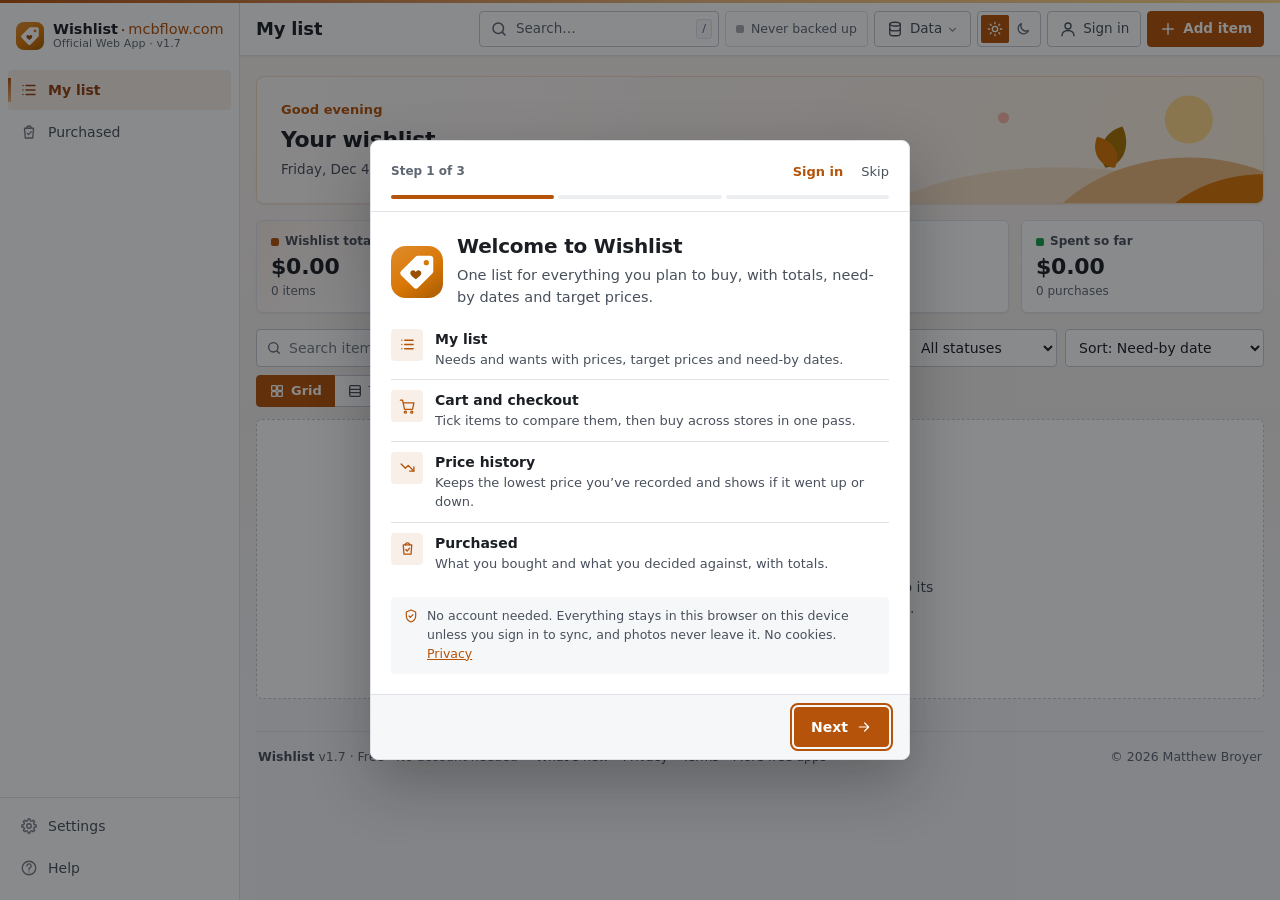
<file: index.html>
<!DOCTYPE html>
<html lang="en" data-theme="light" data-app-short="Wishlist" data-app-domain="wishlist.mcbflow.com">
<head>
<meta charset="UTF-8">
<meta name="viewport" content="width=device-width, initial-scale=1.0, viewport-fit=cover">
<meta http-equiv="Content-Security-Policy" content="default-src 'none'; style-src 'self' 'unsafe-inline'; img-src 'self' data: blob:; script-src 'self' 'unsafe-inline'; base-uri 'none'; form-action 'none'; connect-src https://rxvcjdwmvxhwbdwncfhj.supabase.co; manifest-src 'self'; worker-src 'self';">
<title>Wishlist | My list</title>
<meta name="description" content="Free wishlist and shopping planner. Track needs and wants, target prices and need-by dates. No account needed, and your list stays in your browser.">
<link rel="canonical" href="https://wishlist.mcbflow.com/">
<meta property="og:type" content="website">
<meta property="og:site_name" content="wishlist.mcbflow.com">
<meta property="og:title" content="Wishlist: Free wishlist and shopping planner">
<meta property="og:description" content="Plan what you buy. Track needs and wants, target prices and need-by dates, then check out across stores. No account needed, and your list stays in your browser.">
<meta property="og:url" content="https://wishlist.mcbflow.com/">
<meta property="og:image" content="https://wishlist.mcbflow.com/og-image.png">
<meta property="og:image:width" content="1200">
<meta property="og:image:height" content="630">
<meta property="og:image:alt" content="Wishlist: A wishlist and shopping planner that keeps your list in your browser">
<meta name="twitter:card" content="summary_large_image">
<meta name="twitter:title" content="Wishlist: Free wishlist and shopping planner">
<meta name="twitter:description" content="Track needs and wants, target prices and need-by dates. No account needed, and your list stays in your browser.">
<meta name="twitter:image" content="https://wishlist.mcbflow.com/og-image.png">
<link rel="manifest" href="manifest.json">
<link rel="icon" href="favicon.svg" type="image/svg+xml">
<link rel="icon" href="favicon.ico" sizes="any">
<link rel="apple-touch-icon" href="apple-touch-icon.png">
<meta name="theme-color" content="#d97706">
<meta name="application-name" content="Wishlist">
<meta name="apple-mobile-web-app-title" content="Wishlist">
<meta name="mobile-web-app-capable" content="yes">
<meta name="apple-mobile-web-app-capable" content="yes">
<script type="application/ld+json">
{"@context":"https://schema.org","@type":"WebApplication","name":"wishlist.mcbflow.com","alternateName":"Wishlist","url":"https://wishlist.mcbflow.com/","description":"Free wishlist and shopping planner. Track needs and wants, target prices and need-by dates. No account needed, and your list stays in your browser.","applicationCategory":"ShoppingApplication","operatingSystem":"Any (runs in a web browser)","browserRequirements":"Requires JavaScript","isAccessibleForFree":true,"offers":{"@type":"Offer","price":"0","priceCurrency":"USD"},"author":{"@type":"Person","name":"Matthew Broyer","url":"https://matthewbroyer.com/"}}
</script>
<script>
(function(){
  var t = null;
  try{ t = localStorage.getItem('wishlist.theme'); }catch(e){}
  document.documentElement.setAttribute('data-theme', t === 'dark' ? 'dark' : 'light');
})();
</script>
<style>
/* ---- theme: MB Suite "Utility" v1 tokens + Wishlist accent (Amber) ----
   --brand #D97706 is the app color (logo, icons, theme-color, art, share card, OG).
   --accent is the UI color for text/buttons. In light mode it's one step deeper (#B45309)
   because white on #D97706 is only 3.2:1; #B45309 is 5.0:1 (WCAG AA). */
:root{
  color-scheme:light;
  --font:"Segoe UI Variable Text","Segoe UI",system-ui,-apple-system,BlinkMacSystemFont,Roboto,"Helvetica Neue",Arial,sans-serif;
  --mono:ui-monospace,"Cascadia Mono",Consolas,"SF Mono",Menlo,monospace;
  --r:6px; --r-sm:4px; --r-lg:8px; --ctl:38px; --ctl-sm:32px; --ease:120ms ease;
  --fs-xs:11.5px; --fs-sm:12.5px; --fs:14px; --fs-h2:22px; --sp-4:16px;
  --page-max:1280px; --gutter:16px; --scrim:rgba(10,12,16,.45);
  --bg:#f3f4f6; --surface:#ffffff; --surface-2:#f6f7f9; --surface-3:#eceef2; --ink:#1b1f24; --ink-2:#48505c; --muted:#5f6773;
  --grid:rgba(20,24,31,.07); --axis:rgba(20,24,31,.24); --border:#dfe2e7; --border-strong:#c6cbd3;
  --brand:#D97706;
  --accent:#b45309; --accent-hover:#92400e; --accent-ink:#ffffff; --accent-soft:rgba(180,83,9,.09); --accent-line:rgba(180,83,9,.38);
  --accent-grad:var(--accent); --accent-2:#f59e0b;
  --s1:#d97706; --s2:#3b6ea8; --s3:#f0b35e; --s4:#6b7684; --s5:#e87ba4; --s6:#008300; --s7:#4a3aa7; --s8:#e34948;
  --seq-track:#e6e9ee; --seq-fill:var(--accent); --done-fill:var(--good);
  --good:#16a34a; --good-ink:#0b7a35; --warn:#e5a100; --warn-ink:#8a5a00; --serious:#ec835a; --crit:#c9302c;
  --shadow:0 1px 2px rgba(20,24,31,.06);
  --shadow-pop:0 8px 24px -6px rgba(20,24,31,.22),0 1px 3px rgba(20,24,31,.08);
  --mesh1:transparent; --mesh2:transparent; --glowp:0%;
  --area-top:.14; --area-bot:0; --bar-bot:1; --hover-band:rgba(20,24,31,.045);
  --need:#a24d22; --need-soft:#fbeee6; --want:#4f5f7a; --want-soft:#eef1f6; --star:#b98b1d;
}
@media (prefers-color-scheme:dark){
  :root:where(:not([data-theme="light"])){
    color-scheme:dark;
    --bg:#16181c; --surface:#1e2126; --surface-2:#25292f; --surface-3:#2d3238; --ink:#e9ecf0; --ink-2:#b4bbc5; --muted:#8e97a3;
    --grid:rgba(255,255,255,.07); --axis:rgba(255,255,255,.2); --border:#30353c; --border-strong:#434a53;
    --accent:#f59e0b; --accent-hover:#fbbf24; --accent-ink:#1a1000; --accent-soft:rgba(245,158,11,.13); --accent-line:rgba(245,158,11,.45);
    --accent-grad:var(--accent); --accent-2:#fbbf24;
    --s1:#f59e0b; --s2:#6ea0d8; --s3:#fcd98a; --s4:#8a94a1; --s5:#d55181; --s6:#008300; --s7:#9085e9; --s8:#e66767;
    --seq-track:#2f343b; --seq-fill:var(--accent); --done-fill:var(--good);
    --good:#22c55e; --good-ink:#4ade80; --warn:#f0b429; --warn-ink:#f5c95c; --crit:#ff6b6b;
    --shadow:0 1px 2px rgba(0,0,0,.3);
    --shadow-pop:0 10px 28px -6px rgba(0,0,0,.6),0 0 0 1px rgba(255,255,255,.03); --scrim:rgba(0,0,0,.6);
    --area-top:.2; --area-bot:0; --bar-bot:1; --hover-band:rgba(255,255,255,.05);
    --need:#e08a5c; --need-soft:#3a2a20; --want:#a3b1c6; --want-soft:#27303c; --star:#e0b559;
  }
}
:root[data-theme="dark"]{
  color-scheme:dark;
  --bg:#16181c; --surface:#1e2126; --surface-2:#25292f; --surface-3:#2d3238; --ink:#e9ecf0; --ink-2:#b4bbc5; --muted:#8e97a3;
  --grid:rgba(255,255,255,.07); --axis:rgba(255,255,255,.2); --border:#30353c; --border-strong:#434a53;
  --accent:#f59e0b; --accent-hover:#fbbf24; --accent-ink:#1a1000; --accent-soft:rgba(245,158,11,.13); --accent-line:rgba(245,158,11,.45);
  --accent-grad:var(--accent); --accent-2:#fbbf24;
  --s1:#f59e0b; --s2:#6ea0d8; --s3:#fcd98a; --s4:#8a94a1; --s5:#d55181; --s6:#008300; --s7:#9085e9; --s8:#e66767;
  --seq-track:#2f343b; --seq-fill:var(--accent); --done-fill:var(--good);
  --good:#22c55e; --good-ink:#4ade80; --warn:#f0b429; --warn-ink:#f5c95c; --crit:#ff6b6b;
  --shadow:0 1px 2px rgba(0,0,0,.3);
  --shadow-pop:0 10px 28px -6px rgba(0,0,0,.6),0 0 0 1px rgba(255,255,255,.03); --scrim:rgba(0,0,0,.6);
  --area-top:.2; --area-bot:0; --bar-bot:1; --hover-band:rgba(255,255,255,.05);
  --need:#e08a5c; --need-soft:#3a2a20; --want:#a3b1c6; --want-soft:#27303c; --star:#e0b559;
}

*,*::before,*::after{box-sizing:border-box}
html{-webkit-text-size-adjust:100%}
body{margin:0;color:var(--ink);background:var(--bg);font-family:var(--font);font-size:14px;line-height:1.45}
h1,h2,h3,h4{margin:0;color:var(--ink);font-weight:600;letter-spacing:-.005em}
p{margin:0}
a{color:var(--accent)}
button,input,select,textarea{font:inherit;color:inherit}
button{cursor:pointer}
[hidden]{display:none!important}
.wrap{max-width:var(--page-max);margin-inline:auto;padding-inline:var(--gutter)}
.money,.num{font-variant-numeric:tabular-nums}
svg.i{width:16px;height:16px;flex-shrink:0;fill:none;stroke:currentColor;stroke-width:2;stroke-linecap:round;stroke-linejoin:round;vertical-align:middle}
.sr-only{position:absolute!important;width:1px;height:1px;overflow:hidden;clip:rect(0 0 0 0);white-space:nowrap}
:focus-visible{outline:2px solid var(--accent);outline-offset:2px}
.skip{position:fixed;top:-60px;left:10px;z-index:100;background:var(--accent);color:var(--accent-ink);padding:10px 14px;font-weight:600;text-decoration:none;transition:top var(--ease);border-radius:var(--r-sm)}
.skip:focus{top:10px}
kbd{font-family:var(--font);font-size:11px;font-weight:600;line-height:1;padding:3px 5px;border:1px solid var(--border-strong);border-bottom-width:2px;background:var(--surface-2);color:var(--ink-2);border-radius:3px}
.linkbtn{background:none;border:0;padding:0;color:var(--accent);font-weight:600;text-decoration:underline;text-underline-offset:2px;font-size:inherit}
.linkbtn:hover{color:var(--accent-hover)}

/* header + tab row moved to the MB Suite v3 sidebar / page bar (see the mb-suite-sidebar block below) */
.count{display:inline-block;min-width:18px;padding:0 5px;border-radius:3px;background:var(--surface-3);color:var(--ink-2);font-size:11px;font-weight:600;line-height:17px;text-align:center;font-variant-numeric:tabular-nums}
.count:empty{display:none}
.side-nav [aria-current="page"] .count{background:color-mix(in srgb,var(--accent) 14%,var(--surface));color:var(--accent)}
.actions{display:flex;align-items:center;margin-left:auto;align-self:center;gap:6px}
.btn{display:inline-flex;align-items:center;justify-content:center;gap:6px;white-space:nowrap;text-decoration:none;line-height:1.2;cursor:pointer;border-radius:var(--r-sm);min-height:var(--ctl);padding:0 14px;font-weight:550;font-size:13.5px;background:var(--surface);border:1px solid var(--border-strong);color:var(--ink);box-shadow:none;transition:background-color var(--ease),border-color var(--ease),color var(--ease)}
.btn:hover{background:var(--surface-2);border-color:color-mix(in srgb,var(--ink) 30%,var(--border-strong))}
.btn:active{background:var(--surface-3)}
.btn.sm{min-height:var(--ctl-sm);padding:0 10px;font-size:13px}
.btn.primary{background:var(--accent);border-color:var(--accent);color:var(--accent-ink);font-weight:600}
.btn.primary:hover{background:var(--accent-hover);border-color:var(--accent-hover)}
.btn.danger{color:var(--crit);border-color:color-mix(in srgb,var(--crit) 45%,var(--border-strong));background:var(--surface)}
.btn.danger:hover{background:color-mix(in srgb,var(--crit) 8%,var(--surface));border-color:var(--crit)}
.btn.ghost,.btn.ghost.danger{background:none;border-color:transparent}
.btn.ghost:hover{background:var(--surface-2);border-color:transparent}
.btn.icon{width:var(--ctl-sm);padding:0}
.btn.buy{color:var(--accent);border-color:var(--accent-line);background:var(--surface)}
.btn.buy:hover{background:var(--accent-soft);border-color:var(--accent)}
.btn:disabled,.btn:disabled:hover{opacity:1;background:var(--surface-2);border-color:var(--border);color:var(--muted);cursor:not-allowed}
.actions .btn,.actions .lvlchip{min-height:var(--ctl-sm)}
.menu-wrap{position:relative}
/* Data menu (.mb-dm, MB Suite v3.3): items, status and phone bottom sheet come from mb-suite-topbar.css; this only anchors it under the button */
.menu-wrap > .mb-dm{position:absolute;right:0;top:calc(100% + 6px)}

main.wrap{min-height:60vh;padding-top:20px;padding-bottom:48px}
.page-h{display:flex;flex-wrap:wrap;gap:10px 16px;justify-content:space-between;margin-bottom:14px;align-items:flex-end}
.page-h h2{font-size:22px;font-weight:650;letter-spacing:-.015em}
.page-h p{color:var(--muted);margin-top:2px;font-size:13.5px}
.ph-actions{display:flex;gap:8px;flex-wrap:wrap}
.banner{display:flex;align-items:center;justify-content:space-between;gap:12px;margin-bottom:12px;font-size:13.5px;flex-wrap:wrap;background:var(--accent-soft);border:1px solid var(--accent-line);border-left:3px solid var(--accent);border-radius:var(--r);padding:10px 14px}
.banner strong{color:var(--accent)}
.stats{display:grid;grid-template-columns:repeat(4,minmax(0,1fr));margin-bottom:16px;gap:12px}
.card{border-radius:var(--r);background:var(--surface);border:1px solid var(--border);box-shadow:var(--shadow);padding:16px}
.card.tile{padding:12px 14px}
.card.tile:hover{border-color:var(--border-strong)}
.tile .lbl{display:flex;align-items:center;gap:6px;font-size:12px;font-weight:600;color:var(--ink-2)}
.tile .lbl i{width:8px;height:8px;border-radius:2px;background:var(--c,var(--accent));flex-shrink:0}
.tile .val{font-variant-numeric:tabular-nums;line-height:1.2;font-size:22px;font-weight:650;letter-spacing:-.01em;margin-top:4px}
.tile .note{color:var(--muted);margin-top:2px;font-size:12px}

.toolbar{display:flex;flex-wrap:wrap;gap:8px;align-items:center;margin-bottom:12px}
.toolbar .search{position:relative;flex:1 1 220px;min-width:180px}
.toolbar .search svg.i{position:absolute;left:10px;top:50%;transform:translateY(-50%);color:var(--muted);pointer-events:none}
.toolbar .search input{width:100%;padding-left:32px}
.segv{display:inline-flex}
.segv .chip{display:inline-flex;align-items:center;gap:6px;border-radius:0;margin-left:-1px;min-height:var(--ctl);border-radius:var(--r-sm);min-height:var(--ctl-sm);padding:0 12px;font-size:13px;font-weight:500;background:var(--surface);border:1px solid var(--border-strong);color:var(--ink-2)}
.segv .chip:first-child{border-radius:var(--r-sm) 0 0 var(--r-sm);margin-left:0}
.segv .chip:last-child{border-radius:0 var(--r-sm) var(--r-sm) 0}
.segv .chip[aria-pressed="true"]{position:relative;z-index:1;background:var(--accent);border-color:var(--accent);color:var(--accent-ink);font-weight:600}
.chip:hover{border-color:var(--accent);color:var(--ink);background:var(--surface-2)}
.tb-meta{font-size:12.5px;color:var(--muted);white-space:nowrap;margin-left:auto}
.tb-meta b{color:var(--ink);font-weight:600}

input[type=text],input[type=number],input[type=date],input[type=month],input[type=search],input[type=url],select,textarea{
  background:var(--surface);border:1px solid var(--border-strong);border-radius:var(--r-sm);padding:6px 9px;font-size:14px;font-weight:400;color:var(--ink);box-shadow:none;min-height:var(--ctl);width:100%
}
input:hover:not(:focus):not(:disabled),select:hover:not(:focus):not(:disabled),textarea:hover:not(:focus){border-color:color-mix(in srgb,var(--ink) 35%,var(--border-strong))}
input:focus,select:focus,textarea:focus{outline:none!important;border-color:var(--accent)!important;box-shadow:0 0 0 1px var(--accent)}
input::placeholder,textarea::placeholder{color:var(--muted);opacity:.85}
textarea{resize:vertical;min-height:60px;line-height:1.4}

.wgrid{display:grid;grid-template-columns:repeat(auto-fill,minmax(224px,1fr));gap:12px}
.wcard{position:relative;display:flex;flex-direction:column;background:var(--surface);border:1px solid var(--border);border-radius:var(--r);box-shadow:var(--shadow);overflow:hidden;transition:border-color var(--ease),box-shadow var(--ease)}
.wcard:hover{border-color:var(--border-strong)}
.wcard.sel{border-color:var(--accent);box-shadow:0 0 0 1px var(--accent)}
.wcard .thumb{position:relative;aspect-ratio:2/1;background:var(--surface-2);border-bottom:1px solid var(--border);overflow:hidden}
.thumb img,.th-sm img{width:100%;height:100%;object-fit:cover;display:block}
.letter{width:100%;height:100%;display:flex;align-items:center;justify-content:center;font-weight:650;font-size:34px;background:color-mix(in srgb,var(--cc,#6b7684) 13%,var(--surface-2));color:color-mix(in srgb,var(--cc,#6b7684) 78%,var(--ink))}
.selbox{position:absolute;top:8px;left:8px;z-index:2;width:30px;height:30px;display:grid;place-items:center;background:var(--surface);border:1px solid var(--border-strong);border-radius:var(--r-sm);box-shadow:var(--shadow);cursor:pointer}
.selbox input,.datatable input[type=checkbox]{margin:0;width:16px;height:16px;cursor:pointer;accent-color:var(--accent)}
.wcard .pflag{position:absolute;top:8px;right:8px}
.pill{display:inline-flex;align-items:center;gap:4px;border:1px solid var(--border);color:var(--ink-2);white-space:nowrap;line-height:1.35;border-radius:var(--r-sm);font-size:11.5px;font-weight:550;padding:2px 7px;background:var(--surface-2)}
.pill.need{background:var(--need-soft);color:var(--need);border-color:color-mix(in srgb,var(--need) 35%,transparent);font-weight:650}
.pill.want{background:var(--want-soft);color:var(--want);border-color:color-mix(in srgb,var(--want) 30%,transparent);font-weight:650}
.pill.overdue{background:color-mix(in srgb,var(--crit) 11%,var(--surface));color:var(--crit);border-color:color-mix(in srgb,var(--crit) 40%,transparent)}
.pill.soon{background:color-mix(in srgb,var(--warn) 15%,var(--surface));color:var(--warn-ink);border-color:color-mix(in srgb,var(--warn) 50%,transparent)}
.pill.normal{background:var(--surface-2);color:var(--ink-2)}
.tag{display:inline-block;font-size:11.5px;color:var(--ink-2);background:var(--surface-2);border:1px solid var(--border);border-radius:3px;padding:0 6px;line-height:18px;white-space:nowrap;max-width:100%;overflow:hidden;text-overflow:ellipsis}
.wcard .body{padding:10px 12px 12px;display:flex;flex-direction:column;gap:8px;flex:1}
.wcard .name{font-weight:600;font-size:14px;line-height:1.3;display:-webkit-box;-webkit-line-clamp:2;-webkit-box-orient:vertical;overflow:hidden}
/* long names (even with no spaces) wrap; on narrow cards the row actions drop under the price instead of being cut off */
.wcard .name,.datatable .nm,.it .sub{overflow-wrap:anywhere}
.datatable .it{min-width:min(200px,42vw)}   /* item names stay readable when another column holds long text */
.wcard .price-row{flex-wrap:wrap;row-gap:4px}
.wcard .price-row .rowact{margin-left:auto}
.meta-row{display:flex;align-items:center;justify-content:space-between;gap:6px;flex-wrap:wrap}
.tags{display:flex;gap:4px;flex-wrap:wrap;min-width:0}
.stars{color:var(--star);font-size:12px;letter-spacing:1px;white-space:nowrap}
.stars .off{color:var(--border-strong)}
.qty{display:inline-flex;align-items:center;border:1px solid var(--border-strong);border-radius:var(--r-sm);height:var(--ctl-sm);background:var(--surface)}
.qty button{width:28px;height:100%;background:none;border:0;color:var(--ink-2);font-size:16px;line-height:1;transition:background-color var(--ease)}
.qty button:first-child{border-radius:var(--r-sm) 0 0 var(--r-sm)}
.qty button:last-child{border-radius:0 var(--r-sm) var(--r-sm) 0}
.qty button:hover{background:var(--surface-2);color:var(--ink)}
.qty .n{min-width:24px;text-align:center;font-size:13px;font-weight:600;font-variant-numeric:tabular-nums}
.unit{font-size:12px;color:var(--muted);font-variant-numeric:tabular-nums}
.price-row{display:flex;align-items:center;justify-content:space-between;gap:8px;margin-top:auto;padding-top:8px;border-top:1px solid var(--border)}
.price-row .total{font-size:17px;font-weight:650;font-variant-numeric:tabular-nums}
.card-actions .btn{width:100%}
.ib{display:inline-grid;place-items:center;width:var(--ctl-sm);height:var(--ctl-sm);border:1px solid transparent;border-radius:var(--r-sm);background:none;color:var(--ink-2);transition:background-color var(--ease),color var(--ease)}
.ib:hover{background:var(--surface-2);color:var(--ink)}
.ib.danger:hover{background:color-mix(in srgb,var(--crit) 10%,transparent);color:var(--crit)}
.rowact{display:flex;gap:2px;justify-content:flex-end;align-items:center}
.target-note{font-size:12px;color:var(--good-ink)}

.tablewrap{position:relative;background:var(--surface);border:1px solid var(--border);border-radius:var(--r);box-shadow:var(--shadow);overflow-x:auto;border-top:1px solid var(--border)}   /* position: screen-reader-only labels inside the table stay inside the scroller instead of widening the page */
table.datatable{width:100%;border-collapse:collapse;font-size:13px}
.datatable th{text-align:left;color:var(--ink-2);white-space:nowrap;font-size:12px;font-weight:600;background:var(--surface-2);border-bottom:1px solid var(--border-strong);padding:6px 8px}
.datatable td{border-top:1px solid var(--border);vertical-align:middle;padding:5px 8px}
.datatable th.r,.datatable td.r{text-align:right}
.datatable th.c,.datatable td.c{text-align:center;width:40px}
.datatable td.money{font-weight:600;white-space:nowrap}
.datatable tr.sel td{background:var(--accent-soft)}
.datatable tbody tr:hover td{background:var(--hover-band)}
.datatable tfoot td{background:var(--surface-2);font-weight:600;border-top:1px solid var(--border-strong);padding:8px}
.it{display:flex;align-items:center;gap:10px;min-width:0}
.th-sm{width:40px;height:40px;border-radius:var(--r-sm);overflow:hidden;flex-shrink:0;border:1px solid var(--border);background:var(--surface-2)}
.th-sm .letter{font-size:16px}
.it .nm{font-weight:600;overflow-wrap:anywhere;line-height:1.3}
.it .sub{display:flex;flex-wrap:wrap;align-items:center;gap:4px 6px;margin-top:3px;font-size:12px;color:var(--muted)}
.m-only{display:none!important}
.skeleton-card{height:300px;background:var(--surface);border:1px solid var(--border);border-radius:var(--r)}

.cartbar{position:fixed;left:50%;transform:translateX(-50%);bottom:calc(16px + env(safe-area-inset-bottom,0px));width:min(760px,calc(100% - 24px));z-index:40;display:flex;align-items:center;gap:12px;flex-wrap:wrap;padding:10px 12px 10px 16px;background:var(--surface);border:1px solid var(--border-strong);border-left:3px solid var(--accent);border-radius:var(--r);box-shadow:var(--shadow-pop)}
.cart-sum{display:flex;align-items:center;gap:12px;margin-right:auto;min-width:0}
.cartbar .cart-info{color:var(--ink-2);font-size:13px;display:flex;align-items:center;gap:8px;white-space:nowrap}
.cartbar .cart-info svg.i{color:var(--accent)}
.cartbar .cart-total{font-size:17px;font-weight:650;font-variant-numeric:tabular-nums}
body.has-cart main.wrap{padding-bottom:110px}

.modal-overlay{position:fixed;inset:0;z-index:80;display:flex;align-items:flex-start;justify-content:center;padding:6vh 16px 24px;overflow-y:auto;background:rgba(10,12,16,.45)}
.modal{width:100%;max-width:560px;background:var(--surface);border:1px solid var(--border);border-radius:8px;box-shadow:var(--shadow-pop);padding:20px}
.modal.sm{max-width:400px}
#confirmOverlay{align-items:center}   /* confirms sit in the middle of the screen, not near the top */
.modal h2{font-size:17px;font-weight:650}
.modal-sub{color:var(--muted);font-size:13px;margin:4px 0 14px}
.modal-actions{display:flex;justify-content:space-between;align-items:center;gap:8px;margin-top:16px;padding-top:14px;border-top:1px solid var(--border)}
.modal-actions .right{display:flex;gap:8px;margin-left:auto}
.field{display:flex;flex-direction:column;gap:4px;margin:0 0 12px;font-size:12.5px;font-weight:550;color:var(--ink-2)}
fieldset.field{border:0;padding:0;min-width:0}
.field legend{padding:0;margin-bottom:4px;float:left;width:100%}
.field legend + *{clear:both}
.field-row{display:grid;grid-template-columns:1fr 1fr;gap:0 12px}
.hint{font-size:12px;color:var(--muted);font-weight:400}
.segmented{display:flex}
.segmented button{flex:1;min-height:var(--ctl);background:var(--surface);border:1px solid var(--border-strong);margin-left:-1px;color:var(--ink-2);font-weight:600;font-size:13.5px;transition:background-color var(--ease),color var(--ease)}
.segmented button:first-child{margin-left:0;border-radius:var(--r-sm) 0 0 var(--r-sm)}
.segmented button:last-child{border-radius:0 var(--r-sm) var(--r-sm) 0}
.segmented button:hover{background:var(--surface-2);color:var(--ink)}
.segmented button.active{position:relative;z-index:1}
.segmented button.active.need{background:var(--need-soft);color:var(--need);border-color:var(--need)}
.segmented button.active.want{background:var(--want-soft);color:var(--want);border-color:var(--want)}
.star-picker{display:flex;gap:2px}
.star-picker button{background:none;border:1px solid transparent;border-radius:var(--r-sm);font-size:20px;line-height:1;width:36px;height:36px;color:var(--border-strong);transition:color var(--ease),background-color var(--ease)}
.star-picker button:hover{color:var(--star);background:var(--surface-2)}
.star-picker button.filled{color:var(--star)}
.image-picker{display:flex;align-items:center;gap:10px;flex-wrap:wrap}
.image-preview{width:56px;height:56px;border-radius:var(--r-sm);background:var(--surface-2);border:1px solid var(--border);flex-shrink:0;display:flex;align-items:center;justify-content:center;overflow:hidden;color:var(--muted)}
.image-preview img{width:100%;height:100%;object-fit:cover}
.more-details-toggle{display:flex;align-items:center;gap:6px;width:100%;background:none;border:0;border-top:1px solid var(--border);padding:12px 0 8px;margin-top:2px;font-size:13.5px;font-weight:600;color:var(--accent);text-align:left}
.more-details-toggle:hover{color:var(--accent-hover)}
.more-details-toggle svg.i{transition:transform var(--ease)}
.more-details-toggle[aria-expanded="true"] svg.i{transform:rotate(180deg)}
.more-details-hint{color:var(--muted);font-weight:400;font-size:12.5px}
.checkout-progress-bar{height:8px;border-radius:2px;background:var(--seq-track);overflow:hidden;margin:0 0 12px}
.checkout-progress-fill{height:100%;width:0;background:var(--accent);border-radius:2px}
.checkout-list{display:flex;flex-direction:column;gap:6px;max-height:50vh;overflow-y:auto}
.checkout-row{display:flex;align-items:center;gap:10px;border:1px solid var(--border);border-radius:var(--r-sm);padding:8px 10px}
.checkout-row .name{flex:1;font-size:13.5px;font-weight:600;min-width:0;overflow-wrap:anywhere}
.checkout-row .price{font-size:13px;color:var(--ink-2)}
.checkout-row.done{background:var(--surface-2)}
.checkout-row.done .name{color:var(--muted);text-decoration:line-through}
.checkout-row .ok{display:none;color:var(--good-ink);font-size:12.5px;font-weight:600;align-items:center;gap:4px}
.checkout-row.done .ok{display:inline-flex}
.checkout-row.done .btn{display:none}

body.has-cart .mbu-toast{bottom:calc(92px + env(safe-area-inset-bottom,0px))}   /* the shared toast (mb-ui.js) sits above the cart bar */
.totop{position:fixed;right:16px;bottom:calc(20px + env(safe-area-inset-bottom,0px));z-index:30;display:grid;place-items:center;border:1px solid var(--border);color:var(--ink-2);opacity:0;visibility:hidden;border-radius:var(--r);width:40px;height:40px;background:var(--surface);box-shadow:var(--shadow-pop);transition:opacity var(--ease),visibility var(--ease)}
.totop.visible{opacity:1;visibility:visible}
.totop:hover{background:var(--surface-2);color:var(--ink);border-color:var(--border-strong)}
body.has-cart .totop{bottom:calc(92px + env(safe-area-inset-bottom,0px))}

/* Help page (suite standard: intro · Getting started · FAQ groups as <details>) */
.help{display:flex;flex-direction:column;gap:18px;max-width:780px}
.help h2{margin:0 0 8px;font-size:15px;font-weight:650}
.help-steps{margin:0;padding:14px 16px 14px 36px;background:var(--surface);border:1px solid var(--border);border-radius:var(--r);font-size:14px;color:var(--ink-2);line-height:1.55}
.help-steps li + li{margin-top:6px}
.help-steps b{color:var(--ink)}
.faq-list{background:var(--surface);border:1px solid var(--border);border-radius:var(--r);padding:0 16px}
.faq + .faq{border-top:1px solid var(--border)}
.faq summary{display:flex;align-items:center;justify-content:space-between;gap:12px;min-height:44px;padding:10px 0;cursor:pointer;list-style:none;font-weight:600;color:var(--ink);font-size:14px}
.faq summary::-webkit-details-marker{display:none}
.faq summary:hover{color:var(--accent)}
.faq summary:focus-visible{outline:2px solid var(--accent);outline-offset:2px;border-radius:var(--r-sm)}
.faq summary .chev{color:var(--muted);flex-shrink:0;transition:transform var(--ease)}
.faq[open] summary .chev{transform:rotate(180deg)}
.faq p{margin:0;padding:0 0 14px;color:var(--ink-2);font-size:13.5px;line-height:1.55;max-width:760px;overflow-wrap:anywhere}
.faq p button{border:0;background:none;padding:0;color:var(--accent);font:inherit;text-decoration:underline;text-underline-offset:2px;cursor:pointer}

.legal-text{max-height:60vh;overflow-y:auto;margin:10px 0 0;padding-right:4px}
.legal-text ul{margin:0;padding-left:18px;font-size:13.5px;color:var(--ink-2);line-height:1.55}
.legal-text{font-size:13.5px;line-height:1.6;color:var(--ink)}
.legal-text h3{margin:16px 0 4px;font-size:14px}
.legal-text h3:first-child{margin-top:0}
.legal-text p{margin:0 0 8px}
.legal-text ul{margin:0 0 10px}
.legal-text code{font-family:var(--mono);font-size:12.5px;background:var(--surface-2);border:1px solid var(--border);border-radius:3px;padding:0 4px}
.legal-updated{color:var(--muted);font-size:12.5px;margin-bottom:12px!important}


.bnav{display:none}

/* ---- v1.8 ---- */
.pill.cool{background:color-mix(in srgb,var(--s2) 12%,var(--surface));color:var(--s2);border-color:color-mix(in srgb,var(--s2) 40%,transparent)}
.pill.review{background:var(--surface-2);color:var(--ink-2);border-style:dashed}
.price-trend{font-size:12px;color:var(--muted);font-variant-numeric:tabular-nums}
.price-trend .down{color:var(--good-ink);font-weight:600}
.price-trend .up{color:var(--crit);font-weight:600}
.plan-note{font-size:12px;color:var(--ink-2)}
.cart-btns{display:flex;gap:6px;align-items:center}
.cmp-wrap{overflow-x:auto;max-height:62vh;margin-top:6px}
.cmp{border-collapse:collapse;font-size:13px;width:100%;min-width:420px}
.cmp th,.cmp td{border-top:1px solid var(--border);padding:7px 8px;text-align:left;vertical-align:top}
.cmp thead th{border-top:0;font-weight:650;color:var(--ink);min-width:130px}
.cmp tbody th{color:var(--ink-2);font-weight:600;white-space:nowrap;font-size:12px;width:1%}
.cmp td.best{background:color-mix(in srgb,var(--good) 10%,var(--surface));font-weight:650;color:var(--good-ink)}
.cmp .th-sm{width:56px;height:56px;margin-bottom:6px}
.pause-list{margin:4px 0 14px;padding-left:18px;font-size:13.5px;color:var(--ink-2);line-height:1.6}
.pause-opts{display:grid;grid-template-columns:repeat(3,1fr);gap:8px}
.review-card{border:1px solid var(--border);border-radius:var(--r);padding:12px;display:flex;gap:12px;align-items:center}
.review-card .th-sm{width:56px;height:56px}
.review-card .nm{font-weight:650}
.review-btns{display:flex;flex-wrap:wrap;gap:8px;margin-top:14px}
.review-btns .btn{flex:1}
.map-grid{display:grid;grid-template-columns:auto 1fr;gap:8px 12px;align-items:center;font-size:13px;margin:6px 0 10px}
.map-grid label{font-weight:600;color:var(--ink-2)}
.map-sample{font-size:12px;color:var(--muted);background:var(--surface-2);border:1px solid var(--border);border-radius:var(--r-sm);padding:8px 10px;max-height:120px;overflow:auto;white-space:pre-wrap;overflow-wrap:anywhere}
.dropped-h{font-size:14px;font-weight:650;margin:22px 0 8px}

@media(max-width:860px){
  .stats{grid-template-columns:repeat(2,minmax(0,1fr))}
}
/* phones (<768, the MB Suite v3 phone breakpoint): bottom bar + its More sheet */
@media(max-width:767px){
  .cartbar{bottom:calc(64px + env(safe-area-inset-bottom,0px))}
  .totop{bottom:calc(68px + env(safe-area-inset-bottom,0px))}
  body.has-cart .mbu-toast,body.has-cart .totop{bottom:calc(140px + env(safe-area-inset-bottom,0px))}
  body.has-cart main.wrap{padding-bottom:130px}
}
@media(max-width:700px){
  .toolbar{display:grid;grid-template-columns:repeat(3,minmax(0,1fr))}
  .toolbar .search,.tb-meta{grid-column:1/-1}
  .toolbar select{min-width:0;width:100%}
  .segv{grid-column:span 2}
  .segv .chip{flex:1;justify-content:center}
  .tb-meta{margin-left:0}
  .datatable .d-only{display:none}
  .m-only{display:flex!important}
  .it{align-items:flex-start}
  .field-row{grid-template-columns:1fr}
  :root{--ctl:44px;--ctl-sm:44px}
}
@media(max-width:520px){
  .wrap{padding-inline:12px}
  .page-h .ph-actions .btn{flex:1}
  .page-h .ph-actions{width:100%}
  .page-h h2{font-size:20px}
  .wgrid{grid-template-columns:repeat(2,minmax(0,1fr));gap:8px}
  .wcard .body{padding:8px 10px 10px}
  .wcard .price-row .total{font-size:15px}
  .cartbar{flex-wrap:wrap;gap:8px;padding:8px 8px 8px 12px}
  .cartbar .cart-btns{width:100%}
  .cartbar .cart-btns .btn{flex:1}
  .pause-opts{grid-template-columns:1fr}
  .cart-sum{flex-direction:column;align-items:flex-start;gap:0}
  .cartbar .cart-info{font-size:12px}
  .cartbar .cart-info svg.i{display:none}
  .cartbar .btn{padding:0 12px}
  .modal-overlay{padding:0;align-items:flex-end}
  .modal{border-radius:8px 8px 0 0;max-height:94vh;overflow-y:auto}
  #confirmOverlay{padding:16px;align-items:center}
  #confirmOverlay .modal{border-radius:8px}
  .card{padding:14px}
  .card.tile{padding:10px 12px}
  .tile .val{font-size:19px}
}
@media(max-width:380px){.wgrid{grid-template-columns:1fr}}
@media print{
  .mb-side,.page-bar,.bnav,.cartbar,.totop,.toolbar,.mbu-toast,.ph-actions,.banner{display:none!important}
  body{background:#fff}
}
@media(pointer:coarse),(max-width:700px){
  :root{--ctl:44px;--ctl-sm:44px}
}
</style>
<style id="mb-suite-cutouts">
/* =====================================================================
   MB SUITE v2 · PAPER CUTOUTS surface layer
   Additive and accent-driven. Load LAST in <head>: after mb-suite-core.css,
   mb-suite-appbar.css and the app's adapter. Never edit core to get this look.
   Changes SURFACE only: gradients, page wash, cutout art. Geometry (6/4/8px),
   layout, density, type, components, motion and behavior stay MB Suite v1.
   Per-app tweaks go in adapters/<app>-cutouts.css, not here.
   ===================================================================== */

/* ---- art + gradient tokens (all derived from --accent; no per-app hex) ---- */
:root{
  --cut-deep:var(--accent);
  --cut-mid:color-mix(in srgb,var(--accent) 52%,#fff);
  --cut-soft:color-mix(in srgb,var(--accent) 24%,#fff);
  --cut-near:color-mix(in srgb,var(--accent) 62%,#0aa6b8);      /* neighbor hue; upgraded below where supported */
  --cut-butter:#FFD98A;
  --cut-blush:#F7B8A8;
  --wash-top:color-mix(in srgb,var(--accent) 7%,#fff);
  --wash-mid:color-mix(in srgb,var(--accent) 4%,var(--bg));
  --g-line:linear-gradient(90deg,var(--accent),var(--cut-mid) 55%,var(--cut-butter));
  --g-underline:linear-gradient(90deg,var(--accent),var(--cut-mid));
  --g-pri:linear-gradient(135deg,var(--accent),var(--accent-hover));
  --g-bar:linear-gradient(90deg,var(--accent),var(--cut-mid));
  --g-tile:linear-gradient(135deg,color-mix(in srgb,var(--accent) 11%,var(--surface)),var(--surface) 65%);
}
@supports (color:oklch(from red l c h)){
  :root{--cut-near:oklch(from var(--accent) calc(l + .04) c calc(h + 34))}
}
:root[data-theme="dark"],:root.dark{
  --cut-mid:color-mix(in srgb,var(--accent) 60%,var(--surface));
  --cut-soft:color-mix(in srgb,var(--accent) 30%,var(--surface));
  --cut-near:color-mix(in srgb,var(--accent) 62%,#0aa6b8);
  --cut-butter:#D9B363;
  --cut-blush:#C98C80;
  --wash-top:color-mix(in srgb,var(--accent) 16%,var(--bg));
  --wash-mid:color-mix(in srgb,var(--accent) 7%,var(--bg));
}
@supports (color:oklch(from red l c h)){
  :root[data-theme="dark"],:root.dark{--cut-near:oklch(from var(--accent) calc(l - .06) c calc(h + 34))}
}

/* ---- page wash: accent-derived, fades into the neutral page by ~680px ---- */
html{min-height:100%;background:linear-gradient(180deg,var(--wash-top) 0,var(--wash-mid) 420px,var(--bg) 680px) 0 0/100% 680px no-repeat,var(--bg)}  /* v3 fix: fixed 680px size + min-height so short pages don't show a seam */
body{background:none}

/* ---- app bar: gradient accent line + gradient underline on the current tab ---- */
.top,.app-bar{box-shadow:var(--shadow)!important}
.top::before,.app-bar::before{content:"";position:absolute;left:0;right:0;top:0;height:3px;background:var(--g-line);pointer-events:none;z-index:1}
.tabs button[aria-current="page"],nav.tabs button[aria-current="page"],
:root[data-theme="dark"] nav.tabs button[aria-current="page"]{box-shadow:none!important;background:var(--g-underline) bottom/100% 2px no-repeat!important}
.bnav button[aria-current="page"]{box-shadow:none!important;background:var(--g-underline) top/100% 2px no-repeat!important}

/* ---- gradient is allowed ONLY here (everything else stays flat v1) ----
   primary buttons, progress/bar fills, the hero stat tile, the banner, the page wash, the accent line.
   Map the app's own selectors in adapters/<app>-cutouts.css; these are the common ones. */
:is(.btn.primary,.btn.pri,.btn-primary,button.primary,.primary-btn){background:var(--g-pri)!important;border-color:transparent!important;color:var(--accent-ink)!important}
.cu-hero{background:var(--g-tile)}
.cu-bar{background:var(--g-bar)!important}                 /* use on the fill element of a progress/bar */

/* ---- banner ---- */
.cu-banner{position:relative;overflow:hidden;min-height:128px;margin:0 0 var(--sp-4);padding:22px 24px;border-radius:var(--r-lg);
  border:1px solid color-mix(in srgb,var(--accent) 16%,transparent);box-shadow:var(--shadow);
  background:linear-gradient(105deg,color-mix(in srgb,var(--accent) 3%,var(--surface)) 0%,color-mix(in srgb,var(--accent) 9%,var(--surface)) 60%,
    color-mix(in srgb,var(--cut-butter) 22%,color-mix(in srgb,var(--accent) 5%,var(--surface))) 100%)}
.cu-banner.slim{min-height:72px;padding:16px 24px}
.cu-banner .cu-txt{position:relative;z-index:1}
.cu-banner.slim .cu-art:not(.at-bottom):not(.at-top){max-width:58%}
.cu-banner .cu-t{margin:0;font-size:var(--fs-h2);font-weight:650;letter-spacing:-.015em;color:var(--ink)}
.cu-banner .cu-s{margin:4px 0 0;font-size:13.5px;color:var(--ink-2)}

/* ---- art: roles (never hardcode hexes; recolor by role class or palette class) ---- */
.cu-art{position:absolute;right:0;top:0;height:100%;width:auto;max-width:75%;pointer-events:none}
.cu-art .d{fill:var(--cu-d,var(--cut-deep))}
.cu-art .m{fill:var(--cu-m,var(--cut-mid))}
.cu-art .s{fill:var(--cu-s,var(--cut-soft))}
.cu-art .n{fill:var(--cu-n,var(--cut-near))}
.cu-art .b{fill:var(--cu-b,var(--cut-butter))}
.cu-art .r{fill:var(--cu-r,var(--cut-blush))}
.cu-art .sd{fill:none;stroke:var(--cu-d,var(--cut-deep));stroke-width:3;stroke-linecap:round;stroke-linejoin:round}
.cu-art .sm{fill:none;stroke:var(--cu-m,var(--cut-mid));stroke-width:3;stroke-linecap:round;stroke-linejoin:round}

/* ---- palettes: put on the svg or any ancestor ---- */
.cu-p-mono{--cu-n:color-mix(in srgb,var(--accent) 78%,#000);--cu-b:color-mix(in srgb,var(--accent) 14%,var(--surface));--cu-r:color-mix(in srgb,var(--accent) 38%,var(--surface))}
.cu-p-soft{--cu-d:var(--cut-mid);--cu-m:var(--cut-soft);--cu-s:color-mix(in srgb,var(--accent) 12%,var(--surface));
  --cu-n:color-mix(in srgb,var(--cut-near) 45%,var(--surface));--cu-b:color-mix(in srgb,var(--cut-butter) 70%,var(--surface));--cu-r:color-mix(in srgb,var(--cut-blush) 70%,var(--surface))}
.cu-p-bold{--cu-d:var(--accent-hover);--cu-m:var(--accent);--cu-s:var(--cut-mid)}

/* ---- placement / size / modifiers (all optional; size with --cu-w or height) ---- */
.cu-art.at-right{right:0;left:auto;top:0}
.cu-art.at-left{left:0;right:auto;top:0}
.cu-art.at-top{left:0;right:0;top:0;width:100%;height:auto;max-width:none}
.cu-art.at-bottom{left:0;right:0;top:auto;bottom:0;width:100%;height:auto;max-width:none}
.cu-art.at-corner{top:0;right:0;height:auto;width:var(--cu-w,220px);max-width:none}
.cu-art.at-corner-bl{top:auto;right:auto;bottom:0;left:0;height:auto;width:var(--cu-w,220px);max-width:none}
.cu-art.inline{position:relative;display:block;right:auto;top:auto;margin:0 auto;width:var(--cu-w,100%);max-width:100%;height:auto}
.cu-art.mirror{transform:scaleX(-1)}
.cu-art.flip{transform:scaleY(-1)}
.cu-art.fade{opacity:.35}
.cu-art.xs{--cu-w:64px}.cu-art.sm{--cu-w:120px}.cu-art.md{--cu-w:220px}.cu-art.lg{--cu-w:340px}
:root[data-theme="dark"] .cu-art,:root.dark .cu-art{opacity:.85}
:root[data-theme="dark"] .cu-art.fade,:root.dark .cu-art.fade{opacity:.3}

/* ---- phones + print ---- */
@media(max-width:600px){
  .cu-banner{padding:18px 16px;min-height:104px}
  .cu-banner .cu-art:not(.at-bottom):not(.at-top){max-width:46%}
}
@media print{html{background:#fff}.cu-banner,.cu-art{display:none}}
</style>
<style id="mb-suite-sidebar">
/* =====================================================================
   MB SUITE v3 · LEFT SIDEBAR NAVIGATION  (replaces mb-suite-appbar.css)
   Load order: mb-suite-core.css → app adapter → mb-suite-cutouts.css (v2) → this file → <app>-v3.css
   Needs v1 tokens (--surface, --border, --accent, --r-sm, --page-max, --gutter …) and, if present,
   v2's --g-line / --cut-mid for the gradient accents (falls back to flat accent without v2).

   Markup (see v3-updates/demo/index.html for a working page):
   <body class="mb-shell">
     <aside class="mb-side" aria-label="App">
       <a class="brand" href="./" aria-label="Money (money.mcbflow.com): go to Home"> .logo + .bt(b + span) </a>
       <nav class="side-nav" aria-label="Sections"> <button aria-current="page"><svg class="uic"/><span>Home</span></button> … </nav>
       <nav class="side-nav side-end" aria-label="More"> Settings / Help items (optional) </nav>
     </aside>
     <div class="mb-main">
       <header class="page-bar">
         <a class="brand phone-brand" href="./" …>  (same brand block; shown on phones only)
         <h1 class="page-title">Home</h1>
         <div class="actions"> search · status chip · Data · theme switch · primary action </div>
       </header>
       <main class="wrap"> … </main>
     </div>
     <nav class="bnav" aria-label="Sections"> phone bottom bar (max 5 items, rest in a More sheet) </nav>
   </body>

   Breakpoints (identical in every app):
     ≥1024px  sidebar 240px with labels
     768–1023 rail 76px: icon over a short label, logo only
     <768     no sidebar; page-bar becomes the top bar with the brand; docked bottom bar
   ===================================================================== */
:root{
  --side-w:240px; --rail-w:76px; --bar-h:56px;
  --g-rail:linear-gradient(180deg,var(--accent),var(--cut-mid,var(--accent)));
}

/* family accent line across the whole window (sidebar included) */
.mb-shell::before{content:"";position:fixed;left:0;right:0;top:0;height:3px;background:var(--g-line,var(--accent));z-index:60;pointer-events:none}

/* ---- sidebar ---- */
.mb-side{position:fixed;top:0;bottom:0;left:0;width:var(--side-w);z-index:40;display:flex;flex-direction:column;gap:2px;
  padding:15px 0 12px;background:var(--surface);border-right:1px solid var(--border);overflow-y:auto;overscroll-behavior:contain;scrollbar-width:thin}
.mb-side .brand{margin:0 8px 12px;padding:6px 8px}
.side-nav{display:flex;flex-direction:column;gap:2px;padding:0 8px}
.side-nav.side-end{margin-top:auto;padding-top:8px;border-top:1px solid var(--border)}
.side-label{margin:14px 20px 4px;font-size:var(--fs-xs,11.5px);font-weight:650;letter-spacing:.06em;text-transform:uppercase;color:var(--muted)}
.side-nav button,.side-nav a{position:relative;display:flex;align-items:center;gap:10px;width:100%;min-height:40px;padding:0 12px;border:0;border-radius:var(--r-sm);
  background:none;font:500 14px var(--font);color:var(--ink-2);text-align:left;text-decoration:none;cursor:pointer;
  transition:background-color var(--ease),color var(--ease)}
.side-nav .uic,.side-nav svg{flex:none;width:18px;height:18px;opacity:.75}
.side-nav button:hover,.side-nav a:hover{background:var(--surface-2);color:var(--ink)}
.side-nav [aria-current="page"],.side-nav [aria-current="page"]:hover{color:var(--accent);font-weight:600;
  background:var(--g-rail) left center/3px 60% no-repeat,var(--accent-soft)}
.side-nav [aria-current="page"] svg{opacity:1}
.side-nav button:focus-visible,.side-nav a:focus-visible{outline:2px solid var(--accent);outline-offset:-2px}
.side-nav .count{margin-left:auto;font-size:12px;font-weight:600;color:var(--muted);font-variant-numeric:tabular-nums}
.side-nav .dot{position:absolute;left:24px;top:8px;width:8px;height:8px;border-radius:2px;background:var(--warn)}

/* ---- the brand block: ALWAYS a link to the home / start view ---- */
a.brand{display:flex;align-items:center;gap:9px;min-width:0;border-radius:var(--r-sm);color:inherit;text-decoration:none;transition:background-color var(--ease)}
a.brand:hover{background:var(--surface-2)}
a.brand:focus-visible{outline:2px solid var(--accent);outline-offset:2px}
.brand .logo,.brand .logo svg{display:block;flex:none;width:28px;height:28px;border-radius:var(--r)}
.brand .bt{display:flex;flex-direction:column;min-width:0;line-height:1.15}
.brand b{font-size:14.5px;font-weight:650;letter-spacing:-.005em;color:var(--ink);white-space:nowrap;overflow:hidden;text-overflow:ellipsis}
.brand .bt span{font-size:11px;color:var(--muted);letter-spacing:.01em;white-space:nowrap}

/* ---- main column + page bar ---- */
.mb-main{margin-left:var(--side-w);min-width:0}
.page-bar{position:sticky;top:0;z-index:30;display:flex;align-items:center;gap:12px;min-height:var(--bar-h);
  padding:3px max(var(--gutter),calc((100% - var(--page-max)) / 2 + var(--gutter))) 0;
  background:color-mix(in srgb,var(--surface) 96%,transparent);border-bottom:1px solid var(--border);box-shadow:var(--shadow)}
.page-bar .phone-brand{display:none}
.page-title{margin:0;font-size:18px;font-weight:650;letter-spacing:-.01em;white-space:nowrap;overflow:hidden;text-overflow:ellipsis}
.page-bar .actions{margin-left:auto;display:flex;align-items:center;gap:6px}
.page-bar .actions>*{min-height:var(--ctl-sm)}
.mb-main>.wrap{max-width:var(--page-max);margin:0 auto;padding:20px max(var(--gutter),env(safe-area-inset-right)) 48px max(var(--gutter),env(safe-area-inset-left))}

/* ---- phone bottom bar (hidden until <768px) ---- */
.bnav{display:none}

/* ---- tablet: compact rail ---- */
@media (max-width:1023px){
  .mb-side{width:var(--rail-w);padding-top:12px}
  .mb-side .brand{justify-content:center;margin:0 10px 10px;padding:8px 0}
  .mb-side .brand .bt,.side-label,.side-nav .count{display:none}
  .side-nav{padding:0 6px}
  .side-nav button,.side-nav a{flex-direction:column;justify-content:center;gap:3px;min-height:56px;padding:6px 2px;font-size:10.5px;text-align:center;line-height:1.15}
  .side-nav [aria-current="page"],.side-nav [aria-current="page"]:hover{background:var(--g-rail) left center/3px 50% no-repeat,var(--accent-soft)}
  .side-nav .dot{left:auto;right:12px}
  .mb-main{margin-left:var(--rail-w)}
}
/* ---- phones: top bar with the brand + docked bottom bar ---- */
@media (max-width:767px){
  .mb-side{display:none}
  .mb-main{margin-left:0}
  .page-bar{padding:3px max(12px,env(safe-area-inset-right)) 0 max(12px,env(safe-area-inset-left));gap:8px}
  .page-bar .phone-brand{display:flex;margin-left:-3px;padding:3px 6px 3px 3px}
  .page-bar .page-title{display:none}               /* the view's own h2 / banner names the page on phones */
  .page-bar .actions .hide-phone{display:none}
  .bnav{display:grid;grid-auto-flow:column;grid-auto-columns:1fr;position:fixed;left:0;right:0;bottom:0;z-index:40;
    padding:0 env(safe-area-inset-right) env(safe-area-inset-bottom) env(safe-area-inset-left);background:var(--surface);border-top:1px solid var(--border-strong)}
  .bnav button,.bnav a{display:flex;flex-direction:column;align-items:center;justify-content:center;gap:3px;min-height:56px;border:0;border-radius:0;background:none;
    font:500 11px var(--font);color:var(--ink-2);text-decoration:none}
  .bnav svg{width:20px;height:20px}
  .bnav [aria-current="page"]{color:var(--accent);font-weight:600;background:var(--g-underline,linear-gradient(var(--accent),var(--accent))) top/100% 2px no-repeat}
  body.mb-shell{padding-bottom:calc(56px + env(safe-area-inset-bottom))}
}
@media (max-width:420px){.page-bar .phone-brand .bt span{display:none}}
@media print{.mb-side,.bnav,.page-bar .actions,.mb-shell::before{display:none!important}.mb-main{margin-left:0}}
</style>
<style id="mb-suite-v3">
/* =====================================================================
   MB SUITE v3 · components: install card (Settings/More) and the share dialog.
   Load after mb-suite-sidebar.css. Uses v1 tokens only; v2 gradients are picked up where present.
   ===================================================================== */
/* ---- install card ---- */
.mb-install{display:flex;align-items:center;gap:12px;padding:12px 14px;border:1px solid var(--border);border-left:3px solid var(--accent);
  border-radius:var(--r);background:var(--surface)}
.mb-install>.uic{flex:none;width:22px;height:22px;color:var(--accent)}
.mb-install>div{flex:1;min-width:0}
.mb-install b{display:block;font-size:14px;font-weight:600;color:var(--ink)}
.mb-install p{margin:2px 0 0;font-size:12.5px;color:var(--ink-2)}
.mb-install p b{display:inline;font-size:inherit}
.mb-install .btn{flex:none}
.mb-install.is-done{border-left-color:var(--good)}
.mb-install.is-done>.uic{color:var(--good-ink)}
@media (max-width:520px){.mb-install{flex-wrap:wrap}.mb-install .btn{width:100%}}
/* ---- about card (bottom of Settings/More, below the Install card · SUITE-STANDARDS §1 · kit v3.1) ---- */
.mb-about{display:flex;align-items:flex-start;gap:12px;padding:12px 14px;margin-top:12px;border:1px solid var(--border);border-left:3px solid var(--accent);
  border-radius:var(--r);background:var(--surface)}
.mb-about>.uic{flex:none;width:22px;height:22px;color:var(--accent)}
.mb-about>div{flex:1;min-width:0}
.mb-about b{display:block;font-size:14px;font-weight:600;color:var(--ink)}
.mb-about p{margin:2px 0 0;font-size:12.5px;color:var(--ink-2)}
.mb-about .mb-about-links{display:flex;flex-wrap:wrap;gap:0 14px;margin-top:4px}
.mb-about .mb-about-links a,.mb-about .mb-about-links button{display:inline-flex;align-items:center;min-height:28px;padding:0;border:0;background:none;
  font:inherit;color:var(--accent);text-decoration:underline;text-underline-offset:2px;cursor:pointer}
.mb-about .mb-about-links a:hover,.mb-about .mb-about-links button:hover{color:var(--accent-hover)}
.mb-about .mb-about-copy{margin-top:4px;color:var(--muted,var(--ink-2))}

/* ---- share button (put it where the milestone is shown) ---- */
.mb-share-btn .uic{width:16px;height:16px}

/* ---- share dialog ---- */
dialog.mb-share{width:min(460px,calc(100vw - 24px));max-height:calc(100dvh - 24px);padding:0;border:1px solid var(--border);border-radius:var(--r-lg);
  background:var(--surface);color:var(--ink);box-shadow:var(--shadow-pop);overflow:auto}
dialog.mb-share::backdrop{background:var(--scrim)}
.mb-share .ms-head{display:flex;align-items:center;justify-content:space-between;gap:8px;padding:12px 16px;border-bottom:1px solid var(--border)}
.mb-share h3{margin:0;font-size:16px;font-weight:650}
.mb-share .ms-prev{position:relative;margin:16px 16px 0;aspect-ratio:1;border:1px solid var(--border);border-radius:var(--r);overflow:hidden;background:var(--surface-2)}
.mb-share .ms-prev img{display:block;width:100%;height:100%}
.mb-share .ms-wait{position:absolute;inset:0;display:grid;place-items:center;margin:0;color:var(--muted);font-size:13px}
.mb-share .ms-opts{display:flex;flex-wrap:wrap;gap:4px 16px;padding:12px 16px 0}
.mb-share .ms-opts:empty{display:none}
.mb-share .ms-opt{display:inline-flex;align-items:center;gap:8px;min-height:36px;font-size:13.5px}
.mb-share .ms-note{margin:10px 16px 0;font-size:12px;color:var(--muted)}
.mb-share .ms-btns{display:flex;justify-content:flex-end;gap:8px;padding:14px 16px 16px;margin-top:12px;border-top:1px solid var(--border)}
@media (max-width:520px){.mb-share .ms-btns .btn{flex:1}}
.mb-share [hidden],[data-mb-install][hidden]{display:none!important}
/* v2 banner on phones: keep the text column clear of the art */
@media (max-width:600px){:where(.cu-banner) .cu-txt{max-width:54%}}   /* same as the v2 adapters; low specificity so an adapter can override */
</style>
<style id="wishlist-adapter">
/* ===== Wishlist adapters: v2 cutouts + v3 shell fit (per-app; everything above this block is shared kit CSS) ===== */
/* art + wash follow the brand amber (#D97706), not the deeper UI accent used for text contrast */
:root{--cut-deep:var(--brand);--cut-mid:color-mix(in srgb,var(--brand) 52%,#fff);--cut-soft:color-mix(in srgb,var(--brand) 24%,#fff);
  --wash-top:color-mix(in srgb,var(--brand) 7%,#fff);--wash-mid:color-mix(in srgb,var(--brand) 4%,var(--bg))}
:root[data-theme="dark"]{--cut-deep:var(--accent);--cut-mid:color-mix(in srgb,var(--accent) 60%,var(--surface));--cut-soft:color-mix(in srgb,var(--accent) 30%,var(--surface));
  --wash-top:color-mix(in srgb,var(--accent) 16%,var(--bg));--wash-mid:color-mix(in srgb,var(--accent) 7%,var(--bg))}
/* gradient surfaces mapped to this app's selectors */
.checkout-progress-fill{background:var(--g-bar)}
.stats .cu-hero{background:var(--g-tile)}
/* shell fit */
/* light mode: accent text on accent-tinted backgrounds uses the deeper amber so it clears 4.5:1 (was 4.1-4.5) */
:root:not([data-theme="dark"]) .side-nav [aria-current="page"],:root:not([data-theme="dark"]) .banner strong{color:var(--accent-hover)}
@media (min-width:701px){ .toolbar select{width:auto;flex:0 1 auto;min-width:150px} }  /* filters sit in one row next to search (they stacked full-width before) */
.page-bar{z-index:50}
.brand .logo svg{border-radius:0}
.mb-side .side-nav .count{margin-left:auto}
.cartbar{left:calc(50% + var(--side-w) / 2);width:min(760px,calc(100% - var(--side-w) - 24px))}
#homeBanner .cu-art{max-width:62%}
.page-h{align-items:flex-end}
@media (min-width:768px){ .page-h h2{display:none} .page-h p{margin-top:0} }  /* the page bar names the view; the line under it stays */
.share-row{display:flex;align-items:center;justify-content:space-between;gap:12px;flex-wrap:wrap;margin-bottom:12px;padding:12px 14px}
.share-row b{font-size:14px}
.share-row p{color:var(--ink-2);font-size:13px;margin-top:2px}
/* v3.3: item photos open in the viewer (MBFiles.view) */
.thumb-btn{display:block;width:100%;height:100%;margin:0;padding:0;border:0;border-radius:0;background:none;cursor:zoom-in}
.thumb-btn:focus-visible{outline:2px solid var(--accent);outline-offset:-2px}
.image-preview .thumb-btn img{width:100%;height:100%;object-fit:cover;display:block}
/* legal pages and release notes open above the welcome screen (.mbw is z-index 1000) */
#privacyOverlay,#termsOverlay{z-index:1010}
/* Settings page */
#settingsSection .mb-about{margin-top:0}
.mb-set .mb-set-c .btn{min-height:var(--ctl-sm)}
/* Settings → Install (suite standard wording) */
.inst-line{margin:0;font-size:14px;color:var(--ink)}
.inst-ok{font-size:13px;font-weight:600;color:var(--good-ink)}
/* empty screens (MBUI.empty) sit in a quiet card */
#wishlistEmpty,#purchasedEmpty{border:1px dashed var(--border-strong);border-radius:var(--r);background:var(--surface)}
@media (max-width:1023px){
  .cartbar{left:calc(50% + var(--rail-w) / 2);width:min(760px,calc(100% - var(--rail-w) - 24px))}
}
@media (max-width:767px){
  .cartbar{left:50%}
  .cartbar{width:calc(100% - 24px)}
  .page-bar .actions .hide-phone{display:none}
}
</style>
<link rel="stylesheet" href="mb-suite-topbar.css"><!-- MB Suite v3.2 standard top bar: keep LAST -->
</head>
<body class="mb-shell">
<svg xmlns="http://www.w3.org/2000/svg" style="display:none" aria-hidden="true"><defs><linearGradient id="mbwi-g1-1" gradientUnits="userSpaceOnUse" x1="10" y1="0" x2="54" y2="64"><stop offset="0" stop-color="#de8a29"/><stop offset=".55" stop-color="#D97706"/><stop offset="1" stop-color="#ae5f05"/></linearGradient><clipPath id="mbwi-c1-1"><rect width="64" height="64" rx="18"/></clipPath></defs><g clip-path="url(#mbwi-c1-1)"><rect width="64" height="64" fill="url(#mbwi-g1-1)"/><path d="M33 12h15a4 4 0 0 1 4 4v15a4 4 0 0 1-1.2 2.8L33.5 51.2a4 4 0 0 1-5.7 0L12.8 36.2a4 4 0 0 1 0-5.7L30.2 13.2A4 4 0 0 1 33 12z" fill="#fff"/>
<circle cx="43.5" cy="20.5" r="3.2" fill="#D97706"/><path d="M30.5 41c-4.4-3-6.8-5.2-6.8-7.8a3.5 3.5 0 0 1 6.8-1.1 3.5 3.5 0 0 1 6.8 1.1c0 2.6-2.4 4.8-6.8 7.8z" fill="#9A4F05"/></g></svg>

<!-- UI icon sprite (24px stroke icons; svg.i sets stroke/fill). Every <use href="#i-…"> in this page must resolve here. -->
<svg xmlns="http://www.w3.org/2000/svg" width="0" height="0" style="position:absolute;width:0;height:0;overflow:hidden" aria-hidden="true" focusable="false"><symbol id="i-search" viewBox="0 0 24 24"><circle cx="11" cy="11" r="7"/><path d="m20 20-3.5-3.5"/></symbol><symbol id="i-data" viewBox="0 0 24 24"><ellipse cx="12" cy="5" rx="8" ry="3"/><path d="M4 5v14c0 1.7 3.6 3 8 3s8-1.3 8-3V5"/><path d="M4 12c0 1.7 3.6 3 8 3s8-1.3 8-3"/></symbol><symbol id="i-chev" viewBox="0 0 24 24"><path d="m6 9 6 6 6-6"/></symbol><symbol id="i-plus" viewBox="0 0 24 24"><path d="M12 5v14M5 12h14"/></symbol><symbol id="i-clock" viewBox="0 0 24 24"><circle cx="12" cy="12" r="9"/><path d="M12 7v5l3 2"/></symbol><symbol id="i-more" viewBox="0 0 24 24"><path d="M4 6h16M4 12h16M4 18h16"/></symbol><symbol id="i-sun" viewBox="0 0 24 24"><circle cx="12" cy="12" r="4"/><path d="M12 2v2M12 20v2M4.9 4.9l1.4 1.4M17.7 17.7l1.4 1.4M2 12h2M20 12h2M4.9 19.1l1.4-1.4M17.7 6.3l1.4-1.4"/></symbol><symbol id="i-moon" viewBox="0 0 24 24"><path d="M20 14.5A8 8 0 0 1 9.5 4 8 8 0 1 0 20 14.5Z"/></symbol><symbol id="i-list" viewBox="0 0 24 24"><path d="M9 6h11M9 12h11M9 18h11"/><path d="M4.5 6h.01M4.5 12h.01M4.5 18h.01"/></symbol><symbol id="i-bought" viewBox="0 0 24 24"><path d="M6 7h12l-1 13H7L6 7Z"/><path d="M9 7a3 3 0 0 1 6 0"/><path d="m9.5 13.5 2 2 3.5-4"/></symbol><symbol id="i-cart" viewBox="0 0 24 24"><circle cx="9" cy="20" r="1.5"/><circle cx="18" cy="20" r="1.5"/><path d="M2 3h3l2.7 12.4a1 1 0 0 0 1 .8h9.6a1 1 0 0 0 1-.8L21 7H6"/></symbol><symbol id="i-check" viewBox="0 0 24 24"><path d="m5 12.5 4.5 4.5L19 7.5"/></symbol><symbol id="i-help" viewBox="0 0 24 24"><circle cx="12" cy="12" r="9"/><path d="M9.5 9.2a2.6 2.6 0 0 1 5 .9c0 1.7-2.5 2.2-2.5 3.9"/><path d="M12 17.2h.01"/></symbol><symbol id="i-doc" viewBox="0 0 24 24"><path d="M14 3H7a2 2 0 0 0-2 2v14a2 2 0 0 0 2 2h10a2 2 0 0 0 2-2V8l-5-5Z"/><path d="M14 3v5h5M9 13h6M9 17h6"/></symbol><symbol id="i-download" viewBox="0 0 24 24"><path d="M12 4v11m-4.5-4.5L12 15l4.5-4.5"/><path d="M4 17v2a1 1 0 0 0 1 1h14a1 1 0 0 0 1-1v-2"/></symbol><symbol id="i-upload" viewBox="0 0 24 24"><path d="M12 15V4m-4.5 4.5L12 4l4.5 4.5"/><path d="M4 17v2a1 1 0 0 0 1 1h14a1 1 0 0 0 1-1v-2"/></symbol><symbol id="i-save" viewBox="0 0 24 24"><path d="M5 3h11l4 4v12a2 2 0 0 1-2 2H6a2 2 0 0 1-2-2V5a2 2 0 0 1 1-2Z"/><path d="M8 3v5h7V3M8 21v-7h8v7"/></symbol><symbol id="i-sheet" viewBox="0 0 24 24"><rect x="4" y="3" width="16" height="18" rx="2"/><path d="M4 9h16M4 15h16M10 3v18"/></symbol><symbol id="i-trash" viewBox="0 0 24 24"><path d="M4 7h16M10 11v6M14 11v6"/><path d="M6 7l1 12a2 2 0 0 0 2 2h6a2 2 0 0 0 2-2l1-12M9 7V4h6v3"/></symbol><symbol id="i-grid" viewBox="0 0 24 24"><rect x="4" y="4" width="7" height="7" rx="1"/><rect x="13" y="4" width="7" height="7" rx="1"/><rect x="4" y="13" width="7" height="7" rx="1"/><rect x="13" y="13" width="7" height="7" rx="1"/></symbol><symbol id="i-rows" viewBox="0 0 24 24"><rect x="4" y="4" width="16" height="16" rx="2"/><path d="M4 9.5h16M4 14.5h16"/></symbol><symbol id="i-image" viewBox="0 0 24 24"><rect x="3" y="4" width="18" height="16" rx="2"/><circle cx="9" cy="10" r="2"/><path d="m21 16-5-5-9 9"/></symbol><symbol id="i-share" viewBox="0 0 24 24"><path d="M12 15V3m-4 4 4-4 4 4"/><path d="M8 11H6a2 2 0 0 0-2 2v6a2 2 0 0 0 2 2h12a2 2 0 0 0 2-2v-6a2 2 0 0 0-2-2h-2"/></symbol><symbol id="i-shield" viewBox="0 0 24 24"><path d="M12 3 5 6v5c0 4.5 3 8.3 7 10 4-1.7 7-5.5 7-10V6l-7-3Z"/><path d="m9 12 2 2 4-4"/></symbol><symbol id="i-up" viewBox="0 0 24 24"><path d="M12 19V5m-6 6 6-6 6 6"/></symbol><symbol id="i-edit" viewBox="0 0 24 24"><path d="M4 20h4L19 9a2.8 2.8 0 0 0-4-4L4 16v4Z"/><path d="m13.5 6.5 4 4"/></symbol><symbol id="i-ext" viewBox="0 0 24 24"><path d="M14 4h6v6M20 4l-9 9"/><path d="M18 14v5a1 1 0 0 1-1 1H5a1 1 0 0 1-1-1V7a1 1 0 0 1 1-1h5"/></symbol><symbol id="i-undo" viewBox="0 0 24 24"><path d="M9 14 4 9l5-5"/><path d="M4 9h10.5a5.5 5.5 0 0 1 0 11H11"/></symbol><symbol id="i-logo" viewBox="12 10 42 44"><path d="M33 12h15a4 4 0 0 1 4 4v15a4 4 0 0 1-1.2 2.8L33.5 51.2a4 4 0 0 1-5.7 0L12.8 36.2a4 4 0 0 1 0-5.7L30.2 13.2A4 4 0 0 1 33 12z" fill="currentColor"/><circle cx="43.5" cy="20.5" r="3.2" fill="var(--accent,#D97706)"/><path d="M30.5 41c-4.4-3-6.8-5.2-6.8-7.8a3.5 3.5 0 0 1 6.8-1.1 3.5 3.5 0 0 1 6.8 1.1c0 2.6-2.4 4.8-6.8 7.8z" fill="#9A4F05"/></symbol></svg>
<a href="#main" class="skip">Skip to content</a>

<aside class="mb-side" aria-label="App">
  <a class="brand" href="./" data-home aria-label="Wishlist (wishlist.mcbflow.com): go to My list"><span class="logo"><svg viewBox="0 0 64 64" aria-hidden="true" focusable="false" xmlns="http://www.w3.org/2000/svg"><defs><linearGradient id="mbwi-g1-2" gradientUnits="userSpaceOnUse" x1="10" y1="0" x2="54" y2="64"><stop offset="0" stop-color="#de8a29"/><stop offset=".55" stop-color="#D97706"/><stop offset="1" stop-color="#ae5f05"/></linearGradient><clipPath id="mbwi-c1-2"><rect width="64" height="64" rx="18"/></clipPath></defs><g clip-path="url(#mbwi-c1-2)"><rect width="64" height="64" fill="url(#mbwi-g1-2)"/><path d="M33 12h15a4 4 0 0 1 4 4v15a4 4 0 0 1-1.2 2.8L33.5 51.2a4 4 0 0 1-5.7 0L12.8 36.2a4 4 0 0 1 0-5.7L30.2 13.2A4 4 0 0 1 33 12z" fill="#fff"/>
<circle cx="43.5" cy="20.5" r="3.2" fill="#D97706"/><path d="M30.5 41c-4.4-3-6.8-5.2-6.8-7.8a3.5 3.5 0 0 1 6.8-1.1 3.5 3.5 0 0 1 6.8 1.1c0 2.6-2.4 4.8-6.8 7.8z" fill="#9A4F05"/></g></svg></span><span class="bt"><b>Wishlist<i class="tld"><span class="sep" aria-hidden="true">∙</span>mcbflow.com</i></b><span>Official Web App · v1.7</span></span></a>
  <nav class="side-nav" id="siteNav" aria-label="Sections">
    <button type="button" id="tabWishlist" data-tab="wishlist" aria-current="page"><svg class="uic" viewBox="0 0 24 24" width="18" height="18" fill="none" stroke="currentColor" stroke-width="1.8" stroke-linecap="round" stroke-linejoin="round" aria-hidden="true" focusable="false"><path d="M8 6h12M8 12h12M8 18h12M4 6h.01M4 12h.01M4 18h.01"/></svg><span>My list</span><span class="count" id="countWishlist"></span></button>
    <button type="button" id="tabPurchased" data-tab="purchased"><svg class="uic" viewBox="0 0 24 24" width="18" height="18" fill="none" stroke="currentColor" stroke-width="1.8" stroke-linecap="round" stroke-linejoin="round" aria-hidden="true" focusable="false"><path d="M6 7h12l-1 13H7L6 7Z"/><path d="M9 7a3 3 0 0 1 6 0"/><path d="m9.5 13.5 2 2 3.5-4"/></svg><span>Purchased</span><span class="count" id="countPurchased"></span></button>
  </nav>
  <nav class="side-nav side-end" aria-label="Settings and help">
    <button type="button" id="tabSettings" data-tab="settings"><svg class="uic" viewBox="0 0 24 24" width="18" height="18" fill="none" stroke="currentColor" stroke-width="1.8" stroke-linecap="round" stroke-linejoin="round" aria-hidden="true" focusable="false"><path d="M19.00 10.32 L21.51 10.72 L21.51 13.28 L19.00 13.68 L18.14 15.76 L19.63 17.82 L17.82 19.63 L15.76 18.14 L13.68 19.00 L13.28 21.51 L10.72 21.51 L10.32 19.00 L8.24 18.14 L6.18 19.63 L4.37 17.82 L5.86 15.76 L5.00 13.68 L2.49 13.28 L2.49 10.72 L5.00 10.32 L5.86 8.24 L4.37 6.18 L6.18 4.37 L8.24 5.86 L10.32 5.00 L10.72 2.49 L13.28 2.49 L13.68 5.00 L15.76 5.86 L17.82 4.37 L19.63 6.18 L18.14 8.24Z"/><circle cx="12" cy="12" r="3"/></svg><span>Settings</span></button>
    <button type="button" id="tabHelp" data-tab="help"><svg class="uic" viewBox="0 0 24 24" width="18" height="18" fill="none" stroke="currentColor" stroke-width="1.8" stroke-linecap="round" stroke-linejoin="round" aria-hidden="true" focusable="false"><circle cx="12" cy="12" r="9"/><path d="M9.3 9.3a2.8 2.8 0 1 1 3.9 2.6c-.7.3-1.2 1-1.2 1.8v.6"/><path d="M12 17.3h.01"/></svg><span>Help</span></button>
  </nav>
</aside>

<div class="mb-main">
<header class="page-bar" id="siteHeader">
  <a class="brand phone-brand" href="./" data-home aria-label="Wishlist (wishlist.mcbflow.com): go to My list"><span class="logo"><svg viewBox="0 0 64 64" aria-hidden="true" focusable="false" xmlns="http://www.w3.org/2000/svg"><defs><linearGradient id="mbwi-g1-3" gradientUnits="userSpaceOnUse" x1="10" y1="0" x2="54" y2="64"><stop offset="0" stop-color="#de8a29"/><stop offset=".55" stop-color="#D97706"/><stop offset="1" stop-color="#ae5f05"/></linearGradient><clipPath id="mbwi-c1-3"><rect width="64" height="64" rx="18"/></clipPath></defs><g clip-path="url(#mbwi-c1-3)"><rect width="64" height="64" fill="url(#mbwi-g1-3)"/><path d="M33 12h15a4 4 0 0 1 4 4v15a4 4 0 0 1-1.2 2.8L33.5 51.2a4 4 0 0 1-5.7 0L12.8 36.2a4 4 0 0 1 0-5.7L30.2 13.2A4 4 0 0 1 33 12z" fill="#fff"/>
<circle cx="43.5" cy="20.5" r="3.2" fill="#D97706"/><path d="M30.5 41c-4.4-3-6.8-5.2-6.8-7.8a3.5 3.5 0 0 1 6.8-1.1 3.5 3.5 0 0 1 6.8 1.1c0 2.6-2.4 4.8-6.8 7.8z" fill="#9A4F05"/></g></svg></span><span class="bt"><b>Wishlist<i class="tld"><span class="sep" aria-hidden="true">∙</span>mcbflow.com</i></b><span>Official Web App · v1.7</span></span></a>
  <h1 class="page-title" id="pageTitle">My list</h1>
  <div class="actions">
      <button type="button" class="tb tb-search tb-opt" id="searchBtn" aria-label="Search (/ or Ctrl+K)" title="Search (/ or Ctrl+K)"><svg class="i" aria-hidden="true"><use href="#i-search"/></svg><span class="tb-lbl">Search…</span><kbd>/</kbd></button>
      <button type="button" class="tb-chip" id="bkChip" title="Save a backup now"><span id="bkChipText">Never backed up</span></button>
      <div class="menu-wrap">
        <button type="button" class="tb" id="dataBtn" aria-haspopup="menu" aria-expanded="false" aria-controls="dataMenu" aria-label="Data: back up, sync, export or import" title="Data: back up, sync, export or import"><svg class="uic" viewBox="0 0 24 24" width="18" height="18" fill="none" stroke="currentColor" stroke-width="1.8" stroke-linecap="round" stroke-linejoin="round" aria-hidden="true" focusable="false"><ellipse cx="12" cy="5.5" rx="7" ry="2.5"/><path d="M5 5.5v13c0 1.4 3.1 2.5 7 2.5s7-1.1 7-2.5v-13"/><path d="M5 12c0 1.4 3.1 2.5 7 2.5s7-1.1 7-2.5"/></svg><span class="tb-lbl">Data</span><svg class="tb-chev" viewBox="0 0 24 24" fill="none" stroke="currentColor" stroke-width="2" aria-hidden="true"><path d="m6 9 6 6 6-6"/></svg><span class="tb-dot" id="dataDot" aria-hidden="true" hidden></span></button>
        <div class="mb-dm" id="dataMenu" role="menu" aria-label="Data" hidden></div>
      </div>
      <input type="file" id="importFileInput" accept="application/json,.json,application/zip,.zip" hidden>
      <input type="file" id="importCsvInput" accept=".csv,text/csv" hidden>
      <button type="button" class="themesw" id="themeToggleBtn" role="switch" aria-checked="false" aria-label="Dark mode" title="Dark mode"><span class="tk"><svg class="i-sun" viewBox="0 0 24 24" fill="none" stroke="currentColor" stroke-width="2" stroke-linecap="round" aria-hidden="true"><circle cx="12" cy="12" r="4"/><path d="M12 2v2M12 20v2M4.9 4.9l1.4 1.4M17.7 17.7l1.4 1.4M2 12h2M20 12h2M4.9 19.1l1.4-1.4M17.7 6.3l1.4-1.4"/></svg><svg class="i-moon" viewBox="0 0 24 24" fill="none" stroke="currentColor" stroke-width="2" stroke-linecap="round" stroke-linejoin="round" aria-hidden="true"><path d="M20 14.5A8 8 0 0 1 9.5 4a8 8 0 1 0 10.5 10.5Z"/></svg><i class="th"></i></span></button>
      <button type="button" class="tb tb-acct" id="acctBtn"></button>
      <button type="button" class="tb tb-primary hide-phone" id="addItemBtn" aria-label="Add item" title="Add item"><svg class="i" aria-hidden="true"><use href="#i-plus"/></svg><span class="tb-lbl">Add item</span></button>
  </div>
</header>

<main class="wrap" id="main" tabindex="-1">
  <section class="cu-banner" id="homeBanner">
    <svg class="cu-art" viewBox="0 0 640 136" preserveAspectRatio="xMaxYMax slice" aria-hidden="true" focusable="false"><circle class="b" cx="560" cy="46" r="26"/><path class="s" d="M210 150 C315 80 525 80 630 150Z"/><path class="m" d="M410 150 C485 66 635 66 710 150Z"/><path class="d" d="M530 150 C585 90 695 90 750 150Z"/><path class="n" transform="translate(470 98) rotate(-64) scale(0.5)" d="M0 0 C 20 -34 66 -40 96 -6 C 70 28 22 34 0 0Z"/><path class="d" transform="translate(480 98) rotate(-116) scale(0.4)" d="M0 0 C 20 -34 66 -40 96 -6 C 70 28 22 34 0 0Z"/><circle class="r" cx="360" cy="44" r="6"/></svg>
    <div class="cu-txt"><p class="mb-greet" id="greet"></p><h2 class="cu-t">Your wishlist</h2><p class="cu-s" id="bannerSub"></p></div>
  </section>

  <div class="page-h" id="viewHead" hidden>
    <div>
      <h2 id="viewTitle">Purchased</h2>
      <p id="pageSub"></p>
    </div>
    <div class="ph-actions">
      <button type="button" class="btn" id="releaseNotesBtn" data-open="release" hidden><svg class="i" aria-hidden="true"><use href="#i-doc"/></svg>What’s new</button>
    </div>
  </div>

  <div id="sampleNote" hidden></div>

  <div class="banner" id="reviewBanner" hidden>
    <span id="reviewBannerText"></span>
    <button type="button" class="btn sm" id="startReviewBtn">Review now</button>
  </div>

  <div class="stats grid" id="statsRow"></div>

  <section id="wishlistPane" aria-labelledby="pageTitle">
    <div class="toolbar" id="wishlistToolbar">
      <label class="search"><span class="sr-only">Search the wishlist</span><svg class="i" aria-hidden="true"><use href="#i-search"/></svg><input type="search" id="searchInput" placeholder="Search items or categories…"></label>
      <label class="sr-only" for="categoryFilter">Category</label>
      <select id="categoryFilter"><option value="">All categories</option></select>
      <label class="sr-only" for="priorityFilter">Priority</label>
      <select id="priorityFilter">
        <option value="">Need &amp; Want</option>
        <option value="need">Need only</option>
        <option value="want">Want only</option>
      </select>
      <label class="sr-only" for="statusFilter">Status</label>
      <select id="statusFilter">
        <option value="">All statuses</option>
        <option value="someday">Someday</option>
        <option value="researching">Researching</option>
        <option value="saving">Saving</option>
        <option value="ready">Ready to buy</option>
      </select>
      <label class="sr-only" for="sortSelect">Sort</label>
      <select id="sortSelect">
        <option value="needdate">Sort: Need-by date</option>
        <option value="priority">Sort: Priority</option>
        <option value="pricehigh">Sort: Price, high to low</option>
        <option value="pricelow">Sort: Price, low to high</option>
        <option value="recent">Sort: Recently added</option>
      </select>
      <div class="segv" role="group" aria-label="View">
        <button type="button" class="chip" data-view="grid" aria-pressed="true" title="Grid view"><svg class="i" aria-hidden="true"><use href="#i-grid"/></svg><span>Grid</span></button>
        <button type="button" class="chip" data-view="table" aria-pressed="false" title="Table view"><svg class="i" aria-hidden="true"><use href="#i-rows"/></svg><span>Table</span></button>
      </div>
      <span class="tb-meta" id="resultMeta" aria-live="polite"></span>
    </div>

    <div id="wishlistResults">
      <div id="wishlistGrid" class="wgrid">
        <div class="skeleton-card"></div><div class="skeleton-card"></div><div class="skeleton-card"></div>
      </div>
      <div id="wishlistTable" class="tablewrap" hidden></div>
    </div>
    <div id="wishlistEmpty" hidden></div>
  </section>

  <section id="purchasedPane" hidden>
    <div class="card share-row" id="shareRow" hidden>
      <div><b id="shareRowTitle">Your progress</b><p>Share it as an image. Item names never go on it, and dollar amounts only if you turn them on.</p></div>
      <button type="button" class="btn mb-share-btn" id="shareProgressBtn"><svg class="i" aria-hidden="true"><use href="#i-share"/></svg>Share</button>
    </div>
    <div id="purchasedList" class="tablewrap"></div>
    <div id="purchasedEmpty" hidden></div>
    <div id="droppedWrap" hidden>
      <h3 class="dropped-h">Decided against</h3>
      <div id="droppedList" class="tablewrap"></div>
    </div>
  </section>

  <section id="faqSection" hidden>
  <div class="help">
    <section aria-labelledby="hlpStart"><h2 id="hlpStart">Getting started</h2><ol class="help-steps">
      <li><b>Add an item.</b> Use Add item (the + in the middle of the bottom bar on phones). Paste a product link and the title and price you copied, or type them in.</li>
      <li><b>Mark it a Need or a Want</b> and, if you like, give it a target price, a need-by date and a status such as Saving or Ready to buy.</li>
      <li><b>Plan your buying.</b> Tick items to compare them side by side, change several at once, or open their stores one after another with Buy selected.</li>
      <li><b>Mark it purchased</b> when you buy it. It moves to Purchased with what you spent; “Not buying” keeps a record of what you decided against.</li>
    </ol></section>
    <section aria-label="Your list"><h2>Your list</h2><div class="faq-list">
      <details class="faq" id="faq-2"><summary><span>Can I pull a product’s photo or price automatically from a link?</span><svg class="i chev" aria-hidden="true"><use href="#i-chev"/></svg></summary><p>No. Nothing is fetched from the link you paste. Copy the title and price off the product page, paste them into the “paste copied title &amp; price” box, or upload a photo yourself and fill in the fields by hand.</p></details>
      <details class="faq" id="faq-9"><summary><span>Does it track prices automatically?</span><svg class="i chev" aria-hidden="true"><use href="#i-chev"/></svg></summary><p>No. Everything runs in your browser with no server, so it can’t check store prices in the background. When you update an item’s price, the old one is kept in its price history, and the card shows the lowest price you’ve recorded and whether it went up or down.</p></details>
      <details class="faq" id="faq-6"><summary><span>What are the small store labels on my items?</span><svg class="i chev" aria-hidden="true"><use href="#i-chev"/></svg></summary><p>When a link matches a store this app recognizes, it shows that store’s name as a label. This app isn’t affiliated with any retailer it labels.</p></details>
      <details class="faq" id="faq-4"><summary><span>What happens when I delete or clear items?</span><svg class="i chev" aria-hidden="true"><use href="#i-chev"/></svg></summary><p>Deleting an item removes it right away and shows Undo for a few seconds. Clear wishlist items in the Data menu empties your list the same way, with Undo. Clear all data asks you to type DELETE first and can’t be undone, so save a backup beforehand if you want one.</p></details>
      <details class="faq" id="faq-15"><summary><span>What is the sample data?</span><svg class="i chev" aria-hidden="true"><use href="#i-chev"/></svg></summary><p>Seven sample items you can choose on the welcome screen to try the app. They never sync. Remove them with Remove sample data at the top of My list (or in Settings).</p></details>
      <details class="faq" id="faq-16"><summary><span>Keyboard shortcuts</span><svg class="i chev" aria-hidden="true"><use href="#i-chev"/></svg></summary><p>Press / or Ctrl+K (⌘K on a Mac) to search, Ctrl+S (⌘S) to save a backup, and Esc to close a window.</p></details>
    </div></section>
    <section aria-label="Buying"><h2>Buying</h2><div class="faq-list">
      <details class="faq" id="faq-14"><summary><span>How do I move something to Purchased?</span><svg class="i chev" aria-hidden="true"><use href="#i-chev"/></svg></summary><p>Use the check mark next to an item’s edit and delete buttons, or Mark purchased in its edit window. Items without a link show a Mark purchased button instead of Buy now. Buy now only opens the store page, then asks if you bought it. To do several at once, tick them and use Buy selected.</p></details>
      <details class="faq" id="faq-10"><summary><span>What’s the “quick pause” when I mark something ready?</span><svg class="i chev" aria-hidden="true"><use href="#i-chev"/></svg></summary><p>When a Want of $100 or more is set to “Ready to buy”, the app offers an optional waiting period of a day, a week or a month. Needs never get the prompt. During the wait the item shows a “Cooling off” label and Buy now asks once before opening the link. You can skip it every time.</p></details>
      <details class="faq" id="faq-11"><summary><span>What does “Not buying” do?</span><svg class="i chev" aria-hidden="true"><use href="#i-chev"/></svg></summary><p>It takes an item off your wishlist without deleting it, and lists it under “Decided against” on the Purchased tab with what it would have cost. Items untouched for 90 days are flagged for a quick review so the list doesn’t fill up with things you no longer want.</p></details>
      <details class="faq" id="faq-13"><summary><span>What does the Share button make?</span><svg class="i chev" aria-hidden="true"><use href="#i-chev"/></svg></summary><p>On the Purchased tab, Share makes a square image of your progress: how many planned things you bought, how many you decided against, and how many are still on your list. It’s drawn on your device and nothing is uploaded. Item names never go on it, and dollar amounts only appear if you turn them on.</p></details>
    </div></section>
    <section aria-label="Backups &amp;amp; moving"><h2>Backups &amp; moving</h2><div class="faq-list">
      <details class="faq" id="faq-3"><summary><span>How do I back up or move my list to another device?</span><svg class="i chev" aria-hidden="true"><use href="#i-chev"/></svg></summary><p>Open the Data menu. “Export All (JSON)” saves a full backup (including photos), “Export All (ZIP)” puts that backup, a spreadsheet and your photos in one file, and “Export All (CSV)” saves a spreadsheet copy. On the new device, use “Import Backup” and pick the JSON or ZIP file. Importing the same file twice won’t double anything. Or sign in to sync: your items then match on every device (photos stay on the device you added them on).</p></details>
      <details class="faq" id="faq-7"><summary><span>Where do backups get saved?</span><svg class="i chev" aria-hidden="true"><use href="#i-chev"/></svg></summary><p>Wherever you choose. The first time you save, the browser asks for a folder and file name. After that, “Save backup now” (or Ctrl/Cmd+S) overwrites that same file. Firefox, Safari and phone browsers download to your Downloads folder instead.</p></details>
      <details class="faq" id="faq-8"><summary><span>Can I bring in my old spreadsheet?</span><svg class="i chev" aria-hidden="true"><use href="#i-chev"/></svg></summary><p>Yes. Save it as CSV from Excel or Google Sheets (File, Save As or Download, CSV), then use Data, “Import Spreadsheet (CSV)”. The app finds the header row, guesses which column is the name, price, quantity, link, priority, category and date, and lets you change any of them before importing.</p></details>
    </div></section>
    <section aria-label="Install the app"><h2>Install the app</h2><div class="faq-list">
      <details class="faq" id="faq-12"><summary><span>Can I install it like an app?</span><svg class="i chev" aria-hidden="true"><use href="#i-chev"/></svg></summary><p>Yes. In Chrome or Edge, use the Install button in Settings when your browser offers it, or the install icon in the address bar. On iPhone or iPad, tap Share, then Add to Home Screen. Installed, it opens in its own window and works offline after the first visit. On iPhone and iPad the Home Screen version keeps its own storage, so use a backup to move your list into it.</p></details>
    </div></section>
    <section aria-label="Your data &amp;amp; privacy"><h2>Your data &amp; privacy</h2><div class="faq-list">
      <details class="faq" id="faq-1"><summary><span>Where is my list saved?</span><svg class="i chev" aria-hidden="true"><use href="#i-chev"/></svg></summary><p>Item details are saved in this browser’s local storage, and photos separately in IndexedDB on this device. Nothing is sent to a server unless you sign in to sync, and photos never are. Clearing browser data or using another browser shows an empty list, so keep a backup from the Data menu.</p></details>
      <details class="faq" id="faq-5"><summary><span>Does anyone else see my list?</span><svg class="i chev" aria-hidden="true"><use href="#i-chev"/></svg></summary><p>No. Unless you sign in to sync, there’s no account and nothing leaves this browser. If you do sign in, your synced items can only be read by your own account. Details are in the <button type="button" data-open="privacy">Privacy Policy</button>.</p></details>
    </div></section>
  </div>
  </section>

  <section id="settingsSection" hidden>
    <div class="mb-set">
      <section class="mb-set-sec" aria-labelledby="setA"><h2 class="mb-set-h" id="setA">Appearance</h2>
        <div class="mb-set-card"><div class="mb-set-row"><div class="mb-set-l"><b>Theme</b><small>Light or dark. Saved on this device.</small></div>
          <div class="mb-set-c"><div class="mb-seg" role="group" aria-label="Theme"><button type="button" data-theme-set="light" aria-pressed="true"><svg class="uic" viewBox="0 0 24 24" width="16" height="16" fill="none" stroke="currentColor" stroke-width="1.8" stroke-linecap="round" stroke-linejoin="round" aria-hidden="true" focusable="false"><circle cx="12" cy="12" r="4"/><path d="M12 2v2M12 20v2M4.9 4.9l1.4 1.4M17.7 17.7l1.4 1.4M2 12h2M20 12h2M4.9 19.1l1.4-1.4M17.7 6.3l1.4-1.4"/></svg>Light</button><button type="button" data-theme-set="dark" aria-pressed="false"><svg class="uic" viewBox="0 0 24 24" width="16" height="16" fill="none" stroke="currentColor" stroke-width="1.8" stroke-linecap="round" stroke-linejoin="round" aria-hidden="true" focusable="false"><path d="M20 14.5A8 8 0 0 1 9.5 4a8 8 0 1 0 10.5 10.5Z"/></svg>Dark</button></div></div></div></div>
      </section>
      <section class="mb-set-sec" aria-labelledby="setS"><h2 class="mb-set-h" id="setS">Account &amp; sync</h2>
        <div class="mb-set-card pad" id="syncCard"></div>
      </section>
      <section class="mb-set-sec" aria-labelledby="setApp"><h2 class="mb-set-h" id="setApp">Wishlist settings</h2>
        <div class="mb-set-card">
          <div class="mb-set-row"><div class="mb-set-l"><b>List layout</b><small>How My list shows your items: cards with photos, or a compact table. Saved on this device.</small></div>
            <div class="mb-set-c"><div class="mb-seg" role="group" aria-label="List layout"><button type="button" data-view-set="grid" aria-pressed="true"><svg class="uic" viewBox="0 0 24 24" width="16" height="16" fill="none" stroke="currentColor" stroke-width="1.8" stroke-linecap="round" stroke-linejoin="round" aria-hidden="true" focusable="false"><rect x="4" y="4" width="7" height="7" rx="1"/><rect x="13" y="4" width="7" height="7" rx="1"/><rect x="4" y="13" width="7" height="7" rx="1"/><rect x="13" y="13" width="7" height="7" rx="1"/></svg>Grid</button><button type="button" data-view-set="table" aria-pressed="false"><svg class="uic" viewBox="0 0 24 24" width="16" height="16" fill="none" stroke="currentColor" stroke-width="1.8" stroke-linecap="round" stroke-linejoin="round" aria-hidden="true" focusable="false"><rect x="4" y="4" width="16" height="16" rx="2"/><path d="M4 9.5h16M4 14.5h16"/></svg>Table</button></div></div></div>
          <div class="mb-set-row" id="setSampleRow" hidden><div class="mb-set-l"><b>Sample data</b><small>The sample items you started with are still on your list. They never sync.</small></div>
            <div class="mb-set-c"><button type="button" class="btn" data-act="clear-samples">Remove sample data</button></div></div>
        </div>
      </section>
      <section class="mb-set-sec" aria-labelledby="setD"><h2 class="mb-set-h" id="setD">Backup &amp; data</h2>
        <div class="mb-set-card" id="setDataList" style="padding:8px 16px"></div>
        <div class="mb-set-card">
          <div class="mb-set-row" id="setFileRow"><div class="mb-set-l"><b>Backup file</b><small id="setFileTxt">This browser saves backups to your Downloads folder.</small></div>
            <div class="mb-set-c"><button type="button" class="btn" data-act="change-loc" id="setFileBtn" hidden>Change location…</button></div></div>
          <div class="mb-set-row"><div class="mb-set-l"><b>Privacy &amp; storage</b><small>Your list saves to this browser’s local storage and IndexedDB, not cookies. Nothing is sent to a server or shared with anyone unless you sign in to sync, and photos are never uploaded.</small></div>
            <div class="mb-set-c"><button type="button" class="btn" data-open="privacy">Privacy Policy</button></div></div>
        </div>
      </section>
      <section class="mb-set-sec" aria-labelledby="setI"><h2 class="mb-set-h" id="setI">Install</h2>
        <div class="mb-set-card" id="setInstall"></div>
      </section>
      <section class="mb-set-sec" aria-labelledby="setAb"><h2 class="mb-set-h" id="setAb">About</h2>
        <div class="mb-about" role="group" aria-label="About this app"><svg class="uic" viewBox="0 0 24 24" width="18" height="18" fill="none" stroke="currentColor" stroke-width="1.8" stroke-linecap="round" stroke-linejoin="round" aria-hidden="true" focusable="false"><circle cx="12" cy="12" r="9"/><path d="M12 11v5M12 8h.01"/></svg><div>
          <b>wishlist.mcbflow.com™</b>
          <p>Version 1.7 · Oct 17, 2026</p>
          <p class="mb-about-links"><button type="button" data-open="release">What’s new</button><button type="button" data-open="privacy">Privacy</button><button type="button" data-open="terms">Terms</button><button type="button" data-tab-go="help">Help</button><a href="https://mcbflow.com/">More free apps at mcbflow.com</a></p>
          <p class="mb-about-copy">© 2026 Matthew Broyer. All rights reserved.</p>
        </div></div>
      </section>
    </div>
  </section>

  <footer class="mb-foot" id="pageFoot">
    <p class="mb-foot-main"><b>Wishlist</b> v1.7 · Free · No account needed</p>
    <nav class="mb-foot-links" aria-label="About Wishlist"><button type="button" data-open="release">What’s new</button><button type="button" data-open="privacy">Privacy</button><button type="button" data-open="terms">Terms</button><a href="https://mcbflow.com/">More free apps</a></nav>
    <p class="mb-foot-copy">© 2026 Matthew Broyer</p>
  </footer>
</main>

</div><!-- /.mb-main -->

<nav class="bnav" id="bnav" aria-label="Sections">
  <button type="button" data-tab="wishlist" aria-current="page"><svg class="uic" viewBox="0 0 24 24" width="18" height="18" fill="none" stroke="currentColor" stroke-width="1.8" stroke-linecap="round" stroke-linejoin="round" aria-hidden="true" focusable="false"><path d="M8 6h12M8 12h12M8 18h12M4 6h.01M4 12h.01M4 18h.01"/></svg><span>My list</span></button>
  <button type="button" data-tab="purchased"><svg class="uic" viewBox="0 0 24 24" width="18" height="18" fill="none" stroke="currentColor" stroke-width="1.8" stroke-linecap="round" stroke-linejoin="round" aria-hidden="true" focusable="false"><path d="M6 7h12l-1 13H7L6 7Z"/><path d="M9 7a3 3 0 0 1 6 0"/><path d="m9.5 13.5 2 2 3.5-4"/></svg><span>Purchased</span></button>
  <button type="button" class="bn-add" id="bnAddBtn" aria-label="Add item"><svg viewBox="0 0 24 24" width="24" height="24" fill="none" stroke="currentColor" stroke-width="2" stroke-linecap="round" stroke-linejoin="round" aria-hidden="true" focusable="false"><path d="M12 5v14M5 12h14"/></svg></button>
  <button type="button" data-tab="settings"><svg class="uic" viewBox="0 0 24 24" width="18" height="18" fill="none" stroke="currentColor" stroke-width="1.8" stroke-linecap="round" stroke-linejoin="round" aria-hidden="true" focusable="false"><path d="M19.00 10.32 L21.51 10.72 L21.51 13.28 L19.00 13.68 L18.14 15.76 L19.63 17.82 L17.82 19.63 L15.76 18.14 L13.68 19.00 L13.28 21.51 L10.72 21.51 L10.32 19.00 L8.24 18.14 L6.18 19.63 L4.37 17.82 L5.86 15.76 L5.00 13.68 L2.49 13.28 L2.49 10.72 L5.00 10.32 L5.86 8.24 L4.37 6.18 L6.18 4.37 L8.24 5.86 L10.32 5.00 L10.72 2.49 L13.28 2.49 L13.68 5.00 L15.76 5.86 L17.82 4.37 L19.63 6.18 L18.14 8.24Z"/><circle cx="12" cy="12" r="3"/></svg><span>Settings</span></button>
  <button type="button" id="bnMoreBtn" aria-haspopup="dialog" aria-expanded="false"><svg class="uic" viewBox="0 0 24 24" width="18" height="18" fill="currentColor" stroke="none" aria-hidden="true" focusable="false"><circle cx="5.5" cy="12" r="1.7"/><circle cx="12" cy="12" r="1.7"/><circle cx="18.5" cy="12" r="1.7"/></svg><span>More</span></button>
</nav>

<div class="cartbar" id="cartBar" hidden>
  <div class="cart-sum">
    <div class="cart-info"><svg class="i" aria-hidden="true"><use href="#i-cart"/></svg><span><span id="cartCount">0</span> selected</span></div>
    <div class="cart-total money">$<span id="cartTotal">0.00</span></div>
  </div>
  <div class="cart-btns">
    <button type="button" class="btn sm ghost" id="cartClearBtn">Clear</button>
    <button type="button" class="btn sm" id="cartEditBtn">Edit</button>
    <button type="button" class="btn sm" id="cartCompareBtn" title="Compare 2 to 4 selected items">Compare</button>
    <button type="button" class="btn primary" id="cartBuyBtn">Buy selected</button>
  </div>
</div>

<div class="modal-overlay" id="itemModalOverlay" hidden>
  <div class="modal" role="dialog" aria-modal="true" aria-labelledby="modalTitle">
    <h2 id="modalTitle">Add item</h2>
    <p class="modal-sub">Paste a link and the details you copied, or fill it in yourself.</p>

    <div class="field">
      <label for="fieldUrl">Purchase link</label>
      <input type="url" id="fieldUrl" placeholder="https://…" autocomplete="off">
      <span class="hint" id="urlHint"></span>
    </div>

    <div class="field paste-box">
      <label for="fieldPaste">Paste copied title &amp; price (optional)</label>
      <textarea id="fieldPaste" placeholder="Select the product title and price on the page, copy them, and paste here."></textarea>
      <span class="hint">This runs entirely in your browser. Nothing is fetched from the link.</span>
    </div>

    <div class="field">
      <label for="fieldName">Name *</label>
      <input type="text" id="fieldName" placeholder="What is it?" autocomplete="off">
    </div>

    <fieldset class="field">
      <legend>Priority</legend>
      <div class="segmented" id="priorityToggle">
        <button type="button" data-value="need" class="need" aria-pressed="false">Need</button>
        <button type="button" data-value="want" class="want" aria-pressed="true">Want</button>
      </div>
    </fieldset>

    <div class="field-row">
      <div class="field">
        <label for="fieldCost">Unit cost ($)</label>
        <input type="number" id="fieldCost" min="0" step="0.01" placeholder="0.00" inputmode="decimal">
        <span class="hint" id="priceHistHint"></span>
      </div>
      <div class="field">
        <label for="fieldTarget">Target price ($)</label>
        <input type="number" id="fieldTarget" min="0" step="0.01" placeholder="Optional" inputmode="decimal">
      </div>
    </div>

    <div class="field-row">
      <div class="field">
        <label for="fieldQty">Quantity</label>
        <input type="number" id="fieldQty" min="1" step="1" value="1" inputmode="numeric">
      </div>
      <div class="field">
        <label for="fieldStatus">Status</label>
        <select id="fieldStatus">
          <option value="someday">Someday</option>
          <option value="researching">Researching</option>
          <option value="saving">Saving</option>
          <option value="ready">Ready to buy</option>
        </select>
      </div>
    </div>

    <button type="button" class="more-details-toggle" id="moreDetailsToggle" aria-expanded="false" aria-controls="moreDetailsPanel">
      <svg class="i" aria-hidden="true"><use href="#i-chev"/></svg> More details <span class="more-details-hint">(category, date, rating, photo, notes)</span>
    </button>

    <div class="more-details-panel" id="moreDetailsPanel" hidden>
      <div class="field-row">
        <div class="field">
          <label for="fieldCategory">Category</label>
          <input type="text" id="fieldCategory" list="categoryList" placeholder="e.g. Tools, Gifts…" autocomplete="off">
          <datalist id="categoryList"></datalist>
        </div>
        <div class="field">
          <label for="fieldNeedBy">Need by</label>
          <input type="date" id="fieldNeedBy">
        </div>
      </div>

      <fieldset class="field">
        <legend>How badly?</legend>
        <div class="star-picker" id="starPicker">
          <button type="button" data-value="1" aria-label="1 star">★</button>
          <button type="button" data-value="2" aria-label="2 stars">★</button>
          <button type="button" data-value="3" aria-label="3 stars">★</button>
          <button type="button" data-value="4" aria-label="4 stars">★</button>
          <button type="button" data-value="5" aria-label="5 stars">★</button>
        </div>
      </fieldset>

      <div class="field">
        <span>Photo</span>
        <div class="image-picker">
          <div class="image-preview" id="imagePreview">—</div>
          <button type="button" class="btn sm" id="pickImageBtn"><svg class="i" aria-hidden="true"><use href="#i-image"/></svg>Upload photo</button>
          <button type="button" class="btn sm ghost" id="removeImageBtn" hidden>Remove</button>
          <input type="file" id="imageFileInput" accept="image/*" hidden>
        </div>
        <span class="hint">Photos stay on this device. They're never uploaded.</span>
      </div>

      <div class="field">
        <label for="fieldNotes">Notes</label>
        <textarea id="fieldNotes" placeholder="Optional: size, color, where to get it…"></textarea>
        <span class="hint">Don't enter passwords, card numbers, or other sensitive info.</span>
      </div>
    </div>

    <div class="modal-actions">
      <button type="button" class="btn danger" id="deleteItemBtn" hidden><svg class="i" aria-hidden="true"><use href="#i-trash"/></svg>Delete</button>
      <button type="button" class="btn ghost" id="dropItemBtn" hidden title="Keep a record that you decided against it">Not buying</button>
      <button type="button" class="btn ghost" id="markItemBtn" hidden><svg class="i" aria-hidden="true"><use href="#i-check"/></svg>Mark purchased</button>
      <div class="right">
        <button type="button" class="btn" id="cancelModalBtn">Cancel</button>
        <button type="button" class="btn primary" id="saveItemBtn">Save item</button>
      </div>
    </div>
  </div>
</div>

<div class="modal-overlay" id="checkoutOverlay" hidden>
  <div class="modal" role="dialog" aria-modal="true" aria-labelledby="checkoutTitle">
    <h2 id="checkoutTitle">Checkout</h2>
    <p class="modal-sub" id="checkoutProgressText">Click each link to open it and mark it purchased.</p>
    <div class="checkout-progress-bar"><div class="checkout-progress-fill" id="checkoutProgressFill" role="progressbar" aria-label="Checkout progress" aria-valuemin="0" aria-valuemax="100" aria-valuenow="0"></div></div>
    <div class="checkout-list" id="checkoutList"></div>
    <div class="modal-actions">
      <div class="right"><button type="button" class="btn primary" id="checkoutDoneBtn">Done</button></div>
    </div>
  </div>
</div>

<div class="modal-overlay" id="compareOverlay" hidden>
  <div class="modal" role="dialog" aria-modal="true" aria-labelledby="cmpTitle" style="max-width:820px">
    <h2 id="cmpTitle">Compare</h2>
    <p class="modal-sub">Side by side. The best value in each row is highlighted.</p>
    <div class="cmp-wrap" id="compareBody"></div>
    <div class="modal-actions"><div class="right"><button type="button" class="btn primary" id="compareCloseBtn">Close</button></div></div>
  </div>
</div>

<div class="modal-overlay" id="pauseOverlay" hidden>
  <div class="modal sm" role="dialog" aria-modal="true" aria-labelledby="pauseTitle" style="max-width:460px">
    <h2 id="pauseTitle">Quick pause before buying?</h2>
    <p class="modal-sub" id="pauseSub"></p>
    <ul class="pause-list">
      <li>Do you need this, or mostly want it?</li>
      <li>What problem does it solve?</li>
      <li>Do you already own something that does this?</li>
      <li>Is there a cheaper option that would do the job?</li>
      <li>Does it fit what you planned to spend?</li>
    </ul>
    <p class="hint" style="margin-bottom:8px">Pick a waiting period, or skip it. You can still buy any time.</p>
    <div class="pause-opts">
      <button type="button" class="btn" data-pause="1">Wait 24 hours</button>
      <button type="button" class="btn" data-pause="7">Wait 7 days</button>
      <button type="button" class="btn" data-pause="30">Wait 30 days</button>
    </div>
    <div class="modal-actions"><div class="right"><button type="button" class="btn primary" id="pauseSkipBtn">No wait, it's ready</button></div></div>
  </div>
</div>

<div class="modal-overlay" id="reviewOverlay" hidden>
  <div class="modal sm" role="dialog" aria-modal="true" aria-labelledby="reviewTitle" style="max-width:460px">
    <h2 id="reviewTitle">Still want these?</h2>
    <p class="modal-sub" id="reviewProgress"></p>
    <div id="reviewBody"></div>
    <div class="review-btns">
      <button type="button" class="btn primary" id="reviewKeepBtn">Still want it</button>
      <button type="button" class="btn" id="reviewEditBtn">Edit</button>
      <button type="button" class="btn danger" id="reviewDropBtn">Not anymore</button>
    </div>
    <div class="modal-actions"><div class="right"><button type="button" class="btn" id="reviewCloseBtn">Finish later</button></div></div>
  </div>
</div>

<div class="modal-overlay" id="bulkOverlay" hidden>
  <div class="modal sm" role="dialog" aria-modal="true" aria-labelledby="bulkTitle">
    <h2 id="bulkTitle">Edit selected</h2>
    <p class="modal-sub" id="bulkSub"></p>
    <div class="field">
      <label for="bulkStatus">Status</label>
      <select id="bulkStatus"><option value="">Leave as is</option><option value="someday">Someday</option><option value="researching">Researching</option><option value="saving">Saving</option><option value="ready">Ready to buy</option></select>
    </div>
    <div class="field">
      <label for="bulkPriority">Priority</label>
      <select id="bulkPriority"><option value="">Leave as is</option><option value="need">Need</option><option value="want">Want</option></select>
    </div>
    <div class="field">
      <label for="bulkCategory">Category</label>
      <input type="text" id="bulkCategory" list="categoryList" placeholder="Leave blank to keep each item's category" autocomplete="off">
    </div>
    <div class="modal-actions">
      <button type="button" class="btn ghost" id="bulkDropBtn">Not buying these</button>
      <div class="right">
        <button type="button" class="btn" id="bulkCancelBtn">Cancel</button>
        <button type="button" class="btn primary" id="bulkApplyBtn">Apply</button>
      </div>
    </div>
  </div>
</div>

<div class="modal-overlay" id="csvMapOverlay" hidden>
  <div class="modal" role="dialog" aria-modal="true" aria-labelledby="csvMapTitle">
    <h2 id="csvMapTitle">Import spreadsheet</h2>
    <p class="modal-sub" id="csvMapSub"></p>
    <div class="map-grid" id="csvMapGrid"></div>
    <div class="map-sample" id="csvMapSample" aria-label="Preview of first rows"></div>
    <p class="hint" style="margin-top:8px">Picture URLs aren't imported. This app only shows photos you upload, so nothing loads from other sites.</p>
    <div class="modal-actions">
      <div class="right">
        <button type="button" class="btn" id="csvMapCancelBtn">Cancel</button>
        <button type="button" class="btn primary" id="csvMapOkBtn">Continue</button>
      </div>
    </div>
  </div>
</div>

<div class="modal-overlay" id="confirmOverlay" hidden>
  <div class="modal sm" role="alertdialog" aria-modal="true" aria-labelledby="confirmTitle" aria-describedby="confirmBody">
    <h2 id="confirmTitle">Are you sure?</h2>
    <p class="modal-sub" id="confirmBody"></p>
    <div class="modal-actions">
      <div class="right">
        <button type="button" class="btn" id="confirmCancelBtn">Cancel</button>
        <button type="button" class="btn danger" id="confirmOkBtn">Yes, do it</button>
      </div>
    </div>
  </div>
</div>


<div class="modal-overlay" id="privacyOverlay" hidden>
  <div class="modal" role="dialog" aria-modal="true" aria-labelledby="privTitle">
    <h2 id="privTitle">Privacy Policy</h2>
    <div class="legal-text">
      <p class="legal-updated">Last updated: October 16, 2026</p>
      <p>wishlist.mcbflow.com is a free tool built by one person. You don't need an account, and nothing is sent to a server unless you choose to sign in to sync.</p>
      <h3>What's stored, and where</h3>
      <p>Item details are saved in local storage. Photos are saved in IndexedDB on your device. Backup file handles (when supported) are also kept in IndexedDB. Unless you sign in to sync, nothing is sent to a server.</p>
      <h3>Optional sync</h3>
      <p>If you sign in with a free mcbflow.com account (Data → Sync across devices), your items (names, prices and price history, links, notes, dates and status) are copied to your account so your other devices match. <b>Photos are never uploaded</b>; they stay on the device where you added them. Sample items, your theme, view and backup details stay on each device. The account database is run by Supabase (servers in the eastern United States); only your account can read your records. Your screen name and profile picture, if you choose them under Edit profile, are saved on your account so every mcbflow.com app shows the same ones. While signed in, this site also keeps your sign-in and a sync record (wishlist.sync) in local storage; with "Keep me signed in" turned off, the sign-in is kept in session storage instead and ends when the browser closes. Signing out stops syncing and keeps your list on this device. Export or delete synced data, or delete your account, on the <a href="https://mcbflow.com/account.html" target="_blank" rel="noopener">mcbflow.com account page</a>.</p>
      <p>Keys used include: <code>wishlist</code>, <code>wishlist.theme</code>, <code>wishlist.view</code>, <code>wishlist.lastBackup</code>, <code>wishlist.privacyAck</code>, <code>wishlist.onboarded</code>, <code>wishlist.keepSignedIn</code>, and IndexedDB database <code>wishlist</code>.</p>
      <p>To work offline, the app keeps a copy of its own page files (not your list) in the browser's Cache Storage. Spreadsheets you import are read in your browser and never uploaded.</p>
      <p>Share images are drawn on your device. They go nowhere unless you save them or pick somewhere to share them, and they never include item names.</p>
      <h3>What this app does not do</h3>
      <ul>
        <li>No required account or sign-up</li>
        <li>No analytics</li>
        <li>No cookies set by this app</li>
      </ul>
      <h3>Contact</h3>
      <p><a href="mailto:hewbroyer@gmail.com">hewbroyer@gmail.com</a></p>
    </div>
    <div class="modal-actions"><div class="right"><button type="button" class="btn primary" id="privacyCloseBtn">Close</button></div></div>
  </div>
</div>

<div class="modal-overlay" id="termsOverlay" hidden>
  <div class="modal" role="dialog" aria-modal="true" aria-labelledby="termsTitle">
    <h2 id="termsTitle">Terms of Use</h2>
    <div class="legal-text">
      <p class="legal-updated">Last updated: October 12, 2026</p>
      <p>This app is for personal, non-commercial use and is provided "as is." Your data lives in your browser unless you sign in to sync. Back up regularly.</p>
      <h3>Contact</h3>
      <p><a href="mailto:hewbroyer@gmail.com">hewbroyer@gmail.com</a></p>
    </div>
    <div class="modal-actions"><div class="right"><button type="button" class="btn primary" id="termsCloseBtn">Close</button></div></div>
  </div>
</div>

<button type="button" class="totop" id="backToTopBtn" aria-label="Back to top" title="Back to top"><svg class="i" aria-hidden="true"><use href="#i-up"/></svg></button>
<!-- WELCOME SCREEN (MB Suite v3.3 .mbw): Welcome → Pick a look → How to start (sample list or empty list) + Sign in / Import -->
<div class="mbw" id="welcome" role="dialog" aria-modal="true" aria-labelledby="mbwTitle" hidden>
  <div class="mbw-card">
    <header class="mbw-head">
      <span class="mbw-step" id="mbwStep">Step 1 of 3</span>
      <span class="mbw-head-a"><span id="mbwAcct"></span><button class="mbw-link" type="button" id="mbwSkip">Skip</button></span>
      <div class="mbw-prog" aria-hidden="true"><i class="on"></i><i></i><i></i></div>
    </header>
    <div class="mbw-body" data-step="0">
      <div class="mbw-hero"><span class="mbw-logo"><svg aria-hidden="true" focusable="false" xmlns="http://www.w3.org/2000/svg" viewBox="0 0 64 64"><defs><linearGradient id="mbwi-g1-4" gradientUnits="userSpaceOnUse" x1="10" y1="0" x2="54" y2="64"><stop offset="0" stop-color="#de8a29"/><stop offset=".55" stop-color="#D97706"/><stop offset="1" stop-color="#ae5f05"/></linearGradient><clipPath id="mbwi-c1-4"><rect width="64" height="64" rx="18"/></clipPath></defs><g clip-path="url(#mbwi-c1-4)"><rect width="64" height="64" fill="url(#mbwi-g1-4)"/><path d="M33 12h15a4 4 0 0 1 4 4v15a4 4 0 0 1-1.2 2.8L33.5 51.2a4 4 0 0 1-5.7 0L12.8 36.2a4 4 0 0 1 0-5.7L30.2 13.2A4 4 0 0 1 33 12z" fill="#fff"/><circle cx="43.5" cy="20.5" r="3.2" fill="#D97706"/><path d="M30.5 41c-4.4-3-6.8-5.2-6.8-7.8a3.5 3.5 0 0 1 6.8-1.1 3.5 3.5 0 0 1 6.8 1.1c0 2.6-2.4 4.8-6.8 7.8z" fill="#9A4F05"/></g></svg></span><div><h2 id="mbwTitle">Welcome to Wishlist</h2><p class="mbw-lead">One list for everything you plan to buy, with totals, need-by dates and target prices.</p></div></div>
      <ul class="mbw-feats">
        <li><span class="mbw-ic"><svg class="uic" viewBox="0 0 24 24" width="18" height="18" fill="none" stroke="currentColor" stroke-width="1.8" stroke-linecap="round" stroke-linejoin="round" aria-hidden="true" focusable="false"><path d="M8 6h12M8 12h12M8 18h12M4 6h.01M4 12h.01M4 18h.01"/></svg></span><div><b>My list</b><span>Needs and wants with prices, target prices and need-by dates.</span></div></li>
        <li><span class="mbw-ic"><svg class="uic" viewBox="0 0 24 24" width="18" height="18" fill="none" stroke="currentColor" stroke-width="1.8" stroke-linecap="round" stroke-linejoin="round" aria-hidden="true" focusable="false"><circle cx="9" cy="20" r="1.5"/><circle cx="18" cy="20" r="1.5"/><path d="M2 3h3l2.7 12.4a1 1 0 0 0 1 .8h9.6a1 1 0 0 0 1-.8L21 7H6"/></svg></span><div><b>Cart and checkout</b><span>Tick items to compare them, then buy across stores in one pass.</span></div></li>
        <li><span class="mbw-ic"><svg class="uic" viewBox="0 0 24 24" width="18" height="18" fill="none" stroke="currentColor" stroke-width="1.8" stroke-linecap="round" stroke-linejoin="round" aria-hidden="true" focusable="false"><path d="M3 7l6 6 4-4 8 8"/><path d="M15 17h6v-6"/></svg></span><div><b>Price history</b><span>Keeps the lowest price you’ve recorded and shows if it went up or down.</span></div></li>
        <li><span class="mbw-ic"><svg class="uic" viewBox="0 0 24 24" width="18" height="18" fill="none" stroke="currentColor" stroke-width="1.8" stroke-linecap="round" stroke-linejoin="round" aria-hidden="true" focusable="false"><path d="M6 7h12l-1 13H7L6 7Z"/><path d="M9 7a3 3 0 0 1 6 0"/><path d="m9.5 13.5 2 2 3.5-4"/></svg></span><div><b>Purchased</b><span>What you bought and what you decided against, with totals.</span></div></li>
      </ul>
      <p class="mbw-privacy"><svg class="uic" viewBox="0 0 24 24" width="16" height="16" fill="none" stroke="currentColor" stroke-width="1.8" stroke-linecap="round" stroke-linejoin="round" aria-hidden="true" focusable="false"><path d="M12 3 5 6v6c0 4.5 3 7.5 7 9 4-1.5 7-4.5 7-9V6z"/><path d="m9 12 2 2 4-4"/></svg><span>No account needed. Everything stays in this browser on this device unless you sign in to sync, and photos never leave it. No cookies. <button type="button" data-open="privacy">Privacy</button></span></p>
    </div>
    <div class="mbw-body" data-step="1" hidden>
      <h2>Pick a look</h2><p class="mbw-lead">You can switch anytime from the top bar or Settings.</p>
      <div class="mbw-looks" role="group" aria-label="Theme">
        <button type="button" class="mbw-look" data-theme-set="light" aria-pressed="true"><span class="pv l" aria-hidden="true"><b class="a"></b><b></b><b></b></span><svg class="uic" viewBox="0 0 24 24" width="16" height="16" fill="none" stroke="currentColor" stroke-width="1.8" stroke-linecap="round" stroke-linejoin="round" aria-hidden="true" focusable="false"><circle cx="12" cy="12" r="4"/><path d="M12 2v2M12 20v2M4.9 4.9l1.4 1.4M17.7 17.7l1.4 1.4M2 12h2M20 12h2M4.9 19.1l1.4-1.4M17.7 6.3l1.4-1.4"/></svg> Light</button>
        <button type="button" class="mbw-look" data-theme-set="dark" aria-pressed="false"><span class="pv d" aria-hidden="true"><b class="a"></b><b></b><b></b></span><svg class="uic" viewBox="0 0 24 24" width="16" height="16" fill="none" stroke="currentColor" stroke-width="1.8" stroke-linecap="round" stroke-linejoin="round" aria-hidden="true" focusable="false"><path d="M20 14.5A8 8 0 0 1 9.5 4a8 8 0 1 0 10.5 10.5Z"/></svg> Dark</button>
      </div>
    </div>
    <div class="mbw-body" data-step="2" hidden>
      <h2>How do you want to start?</h2><p class="mbw-lead" id="mbwStartLead">Start empty, or try things on sample data first. Sample data never syncs, and one click removes it.</p>
      <div class="mbw-choices" id="mbwChoices" role="group" aria-label="Start with">
        <button type="button" class="mbw-choice" data-start="empty" aria-pressed="true"><svg class="uic" viewBox="0 0 24 24" width="18" height="18" fill="none" stroke="currentColor" stroke-width="1.8" stroke-linecap="round" stroke-linejoin="round" aria-hidden="true" focusable="false"><path d="M12 5v14M5 12h14"/></svg><span><b>Start empty</b><small>Go straight to adding your own items with Add item.</small></span></button>
        <button type="button" class="mbw-choice" data-start="sample" aria-pressed="false"><svg class="uic" viewBox="0 0 24 24" width="18" height="18" fill="none" stroke="currentColor" stroke-width="1.8" stroke-linecap="round" stroke-linejoin="round" aria-hidden="true" focusable="false"><path d="M8 6h12M8 12h12M8 18h12M4 6h.01M4 12h.01M4 18h.01"/></svg><span><b>Start with sample data</b><small>Seven sample items to try things on. Remove them from the notice on My list when you’re done.</small></span></button>
      </div>
      <div class="mbw-alt"><span>Moving from another device?</span>
        <button class="mbw-btn sm" type="button" id="mbwSync"><svg class="uic" viewBox="0 0 24 24" width="16" height="16" fill="none" stroke="currentColor" stroke-width="1.8" stroke-linecap="round" stroke-linejoin="round" aria-hidden="true" focusable="false"><path d="M20 11a8 8 0 0 0-14.7-4.4L4 8"/><path d="M4 3v5h5"/><path d="M4 13a8 8 0 0 0 14.7 4.4L20 16"/><path d="M20 21v-5h-5"/></svg>Sign in to sync</button>
        <button class="mbw-btn sm" type="button" id="mbwImport"><svg class="uic" viewBox="0 0 24 24" width="16" height="16" fill="none" stroke="currentColor" stroke-width="1.8" stroke-linecap="round" stroke-linejoin="round" aria-hidden="true" focusable="false"><path d="M12 16V4M7 9l5-5 5 5"/><path d="M5 20h14"/></svg>Import a backup</button></div>
    </div>
    <footer class="mbw-foot"><button class="mbw-btn" type="button" id="mbwBack" hidden><svg class="uic" viewBox="0 0 24 24" width="16" height="16" fill="none" stroke="currentColor" stroke-width="1.8" stroke-linecap="round" stroke-linejoin="round" aria-hidden="true" focusable="false"><path d="M19 12H5M11 6l-6 6 6 6"/></svg>Back</button><button class="mbw-btn pri" type="button" id="mbwNext">Next<svg class="uic" viewBox="0 0 24 24" width="16" height="16" fill="none" stroke="currentColor" stroke-width="1.8" stroke-linecap="round" stroke-linejoin="round" aria-hidden="true" focusable="false"><path d="M5 12h14M13 6l6 6-6 6"/></svg></button></footer>
  </div>
</div>
<template id="shareArt"><svg viewBox="0 0 640 136" preserveAspectRatio="xMaxYMax slice" aria-hidden="true" focusable="false"><circle class="b" cx="560" cy="46" r="26"/><path class="s" d="M210 150 C315 80 525 80 630 150Z"/><path class="m" d="M410 150 C485 66 635 66 710 150Z"/><path class="d" d="M530 150 C585 90 695 90 750 150Z"/><path class="n" transform="translate(470 98) rotate(-64) scale(0.5)" d="M0 0 C 20 -34 66 -40 96 -6 C 70 28 22 34 0 0Z"/><path class="d" transform="translate(480 98) rotate(-116) scale(0.4)" d="M0 0 C 20 -34 66 -40 96 -6 C 70 28 22 34 0 0Z"/><circle class="r" cx="360" cy="44" r="6"/></svg></template>

<!-- MB Suite v3 kit scripts (inlined so the app stays one file; CSP allows inline scripts only) -->
<script id="mb-title">
/* MB Suite v3 · browser tab titles: "<Short name> | <Page>"  e.g. "Money | Budget"
   Put the short name on <html data-app-short="Money"> and call MBTitle.set('Budget') whenever the view changes.
   The static <title> in index.html should already read "Money | Dashboard" (the start view) so the tab is right before JS runs.
   Dialogs and legal pages may use their own name: MBTitle.set('Privacy'). No dependencies; safe to inline (recompute CSP hashes if you do). */
(function () {
  var app = document.documentElement.getAttribute('data-app-short') || (document.title.split('|')[0] || '').trim() || 'App';
  window.MBTitle = {
    app: app,
    set: function (page) { document.title = page ? app + ' | ' + page : app; }
  };
})();
</script>
<script id="mb-install">
/* =====================================================================
   MB Suite v3 · "Install app" card for the Settings / More page. No dependencies.
   1) Put this where the card should appear (Settings or More), once:
        <div data-mb-install data-app-name="Money"
             data-note="Opens in its own window with its own icon. Works offline after the first visit."></div>
   2) Load this file (or inline it) once. If the Settings view is re-rendered by your app, call MBInstall.render() after it renders.
   3) Register the service worker once, at the end of the app's main script:  MBInstall.registerSW('sw.js');
   What the card shows:
     - Chrome / Edge / Android when the browser offers install: an "Install <name>" button (opens the browser's own dialog).
     - iPhone / iPad (no install API): "Tap Share, then Add to Home Screen."
     - Already installed (running as the app): a one-line "Installed on this device" status.
     - Anything else (Firefox, a browser that hasn't offered install yet, file://): nothing; the box stays hidden.
   Never shows a button that does nothing. Needs HTTPS (or localhost) for the install prompt and the service worker.
   ===================================================================== */
(function () {
  var deferred = null;
  function standalone() { return (window.matchMedia && matchMedia('(display-mode: standalone)').matches) || navigator.standalone === true; }
  function ios() { return /iphone|ipad|ipod/i.test(navigator.userAgent) || (navigator.platform === 'MacIntel' && navigator.maxTouchPoints > 1); }
  function esc(s) { return String(s || '').replace(/[&<>"']/g, function (c) { return { '&': '&amp;', '<': '&lt;', '>': '&gt;', '"': '&quot;', "'": '&#39;' }[c]; }); }
  var ICON = '<svg class="uic" viewBox="0 0 24 24" width="20" height="20" fill="none" stroke="currentColor" stroke-width="2" stroke-linecap="round" stroke-linejoin="round" aria-hidden="true" focusable="false"><rect x="6" y="2.5" width="12" height="19" rx="2.5"/><path d="M12 7v7M9 11l3 3 3-3M10 18.5h4"/></svg>';
  function render() {
    var boxes = document.querySelectorAll('[data-mb-install]');
    for (var i = 0; i < boxes.length; i++) {
      var box = boxes[i], name = box.getAttribute('data-app-name') || document.documentElement.getAttribute('data-app-short') || 'this app';
      var note = box.getAttribute('data-note') || 'Opens in its own window with its own icon.';
      var html = '';
      if (standalone()) {
        html = '<div class="mb-install is-done" role="status">' + ICON + '<div><b>Installed on this device</b><p>You are using the app version of ' + esc(name) + '.</p></div></div>';
      } else if (deferred) {
        html = '<div class="mb-install">' + ICON + '<div><b>Install ' + esc(name) + '</b><p>' + esc(note) + '</p></div>' +
               '<button type="button" class="btn primary" data-mb-install-btn>Install</button></div>';
      } else if (ios()) {
        html = '<div class="mb-install">' + ICON + '<div><b>Add ' + esc(name) + ' to your Home Screen</b><p>On iPhone or iPad: tap <b>Share</b>, then <b>Add to Home Screen</b>. It opens full screen with its own icon.</p></div></div>';
      }
      box.innerHTML = html;
      box.hidden = !html;
    }
  }
  function install() {
    if (!deferred) return Promise.resolve(false);
    var d = deferred; deferred = null;                // the event can only be used once
    try { d.prompt(); } catch (e) { render(); return Promise.resolve(false); }
    return (d.userChoice || Promise.resolve({})).then(function (c) { render(); return c && c.outcome === 'accepted'; }, function () { render(); return false; });
  }
  function registerSW(url) {
    if ('serviceWorker' in navigator && /^https?:$/.test(location.protocol)) {
      return navigator.serviceWorker.register(url || 'sw.js').catch(function () {});
    }
    return Promise.resolve();
  }
  window.addEventListener('beforeinstallprompt', function (e) { e.preventDefault(); deferred = e; render(); });
  window.addEventListener('appinstalled', function () { deferred = null; render(); });
  document.addEventListener('click', function (e) { var b = e.target.closest && e.target.closest('[data-mb-install-btn]'); if (b) install(); });
  if (document.readyState === 'loading') document.addEventListener('DOMContentLoaded', render); else render();
  /* ---- v3.1 · install link ------------------------------------------------------------
     Opening the app as <domain>/?install (the hub's Install buttons do this) shows a small
     install sheet once, then removes ?install from the address bar. It uses the same rules as
     the card: a real Install button only when the browser offers install, iPhone steps on iOS,
     plain guidance otherwise, nothing when already running as the installed app. */
  var sheet = null, sheetUsed = false, sheetDone = false;
  var SHEET_CSS = '.mb-isheet{position:fixed;left:50%;bottom:calc(16px + env(safe-area-inset-bottom,0px));transform:translateX(-50%);z-index:2147483000;width:min(460px,calc(100% - 24px));border-radius:var(--r,6px);box-shadow:0 12px 32px -8px rgba(20,24,31,.35),0 2px 6px rgba(20,24,31,.12);animation:mbis .16s ease-out}' +
    '.mb-isheet .mb-install{align-items:flex-start;padding:14px 44px 14px 14px;position:relative;flex-wrap:nowrap}' +
    '.mb-isheet-a{display:flex;flex-wrap:wrap;gap:8px;margin-top:10px}.mb-isheet-a .btn{width:auto!important}' +
    '.mb-isheet-x{position:absolute;top:6px;right:6px;width:32px;height:32px;display:grid;place-items:center;border:0;border-radius:4px;background:none;color:var(--ink-2,#48505c);font-size:22px;line-height:1;cursor:pointer}' +
    '.mb-isheet-x:hover{background:var(--hover-band,rgba(20,24,31,.06))}' +
    '@media (max-width:767px){.mb-isheet{bottom:calc(84px + env(safe-area-inset-bottom,0px))}.mb-isheet-x{width:44px;height:44px;top:2px;right:2px}}' +
    '@keyframes mbis{from{opacity:0;transform:translate(-50%,8px)}}@media (prefers-reduced-motion:reduce){.mb-isheet{animation:none}}';
  function appName() {
    var box = document.querySelector('[data-mb-install][data-app-name]'), m = document.querySelector('meta[name="application-name"]');
    return (box && box.getAttribute('data-app-name')) || document.documentElement.getAttribute('data-app-short') || (m && m.content) || (document.title.split('|')[0] || '').trim() || 'this app';
  }
  function wantSheet() {
    try {
      var u = new URL(location.href), hit = u.searchParams.has('install') || u.hash === '#install';
      if (!hit) return false;
      u.searchParams.delete('install'); if (u.hash === '#install') u.hash = '';
      history.replaceState(history.state, '', u.pathname + u.search + u.hash);
      return true;
    } catch (e) { return false; }
  }
  function sheetBody(name) {
    var n = esc(name), close = '<button type="button" class="btn" data-mb-isheet-close>Not now</button>';
    if (sheetDone) return '<div><b id="mb-isheet-t">' + n + ' is installed</b><p>Open it from your home screen or app list.</p><div class="mb-isheet-a"><button type="button" class="btn primary" data-mb-isheet-close>Done</button></div></div>';
    if (standalone()) return '';
    if (deferred) return '<div><b id="mb-isheet-t">Install ' + n + '</b><p>Opens in its own window with its own icon. Remove it any time like any other app.</p><div class="mb-isheet-a"><button type="button" class="btn primary" data-mb-install-btn>Install</button>' + close + '</div></div>';
    if (sheetUsed) return '';                       // the prompt was answered; nothing more to say
    if (ios()) return '<div><b id="mb-isheet-t">Add ' + n + ' to your Home Screen</b><p>Tap <b>Share</b>, then <b>Add to Home Screen</b>. It opens full screen with its own icon.</p><div class="mb-isheet-a"><button type="button" class="btn primary" data-mb-isheet-close>Got it</button></div></div>';
    return '<div><b id="mb-isheet-t">Install ' + n + '</b><p>This browser hasn’t offered to install the app. In Chrome or Edge, use the install icon in the address bar or the browser menu. Some browsers, like Firefox on a computer, can’t install web apps. Already installed? Open it from your apps.</p><div class="mb-isheet-a"><button type="button" class="btn primary" data-mb-isheet-close>OK</button></div></div>';
  }
  function closeSheet() { if (sheet) { sheet.remove(); sheet = null; } }
  function showSheet() {
    var body = sheetBody(appName());
    if (!body) { closeSheet(); return; }
    var fresh = !sheet;
    if (fresh) {
      if (!document.getElementById('mb-isheet-css')) { var st = document.createElement('style'); st.id = 'mb-isheet-css'; st.textContent = SHEET_CSS; document.head.appendChild(st); }
      sheet = document.createElement('div'); sheet.className = 'mb-isheet';
      sheet.setAttribute('role', 'dialog'); sheet.setAttribute('aria-labelledby', 'mb-isheet-t');
      document.body.appendChild(sheet);
    }
    sheet.innerHTML = '<div class="mb-install">' + ICON + body + '<button type="button" class="mb-isheet-x" data-mb-isheet-close aria-label="Close">×</button></div>';
    var first = sheet.querySelector('.btn.primary'); if (first && (fresh || !sheet.contains(document.activeElement))) first.focus();
  }
  document.addEventListener('click', function (e) {
    if (e.target.closest && e.target.closest('[data-mb-isheet-close]')) closeSheet();
    else if (sheet && e.target.closest && e.target.closest('.mb-isheet [data-mb-install-btn]')) { sheetUsed = true; setTimeout(closeSheet, 0); }   // the browser's own dialog takes over
  });
  document.addEventListener('keydown', function (e) { if (sheet && e.key === 'Escape') { e.stopImmediatePropagation(); closeSheet(); } }, true);   // Esc closes only the sheet, not the app's own dialog under it
  window.addEventListener('appinstalled', function () { if (sheet) { sheetDone = true; showSheet(); } });
  window.addEventListener('beforeinstallprompt', function () { if (sheet) setTimeout(showSheet, 0); });
  if (wantSheet()) {
    var go = function () { setTimeout(showSheet, deferred ? 0 : 1200); };   // give the browser a moment to offer install
    if (document.readyState === 'loading') document.addEventListener('DOMContentLoaded', go); else go();
  }
  window.MBInstall = { render: render, install: install, registerSW: registerSW, canInstall: function () { return !!deferred; }, isInstalled: standalone };
})();
</script>
<script id="mb-share">
/* =====================================================================
   MB Suite v3 · share cards for progress, updates and milestones. No dependencies.
   Draws a 1080×1080 PNG on the device (canvas) in the app's own colors, shows a preview, then
   opens the phone/computer share sheet (Web Share API with files) or saves the image.
   Nothing is uploaded anywhere; the card holds only what the preview shows.

   Usage:
     MBShare.open({
       kicker: 'Milestone',                         // small accent label (optional)
       headline: 'Net worth up 12% this year',      // the one thing worth sharing
       sub: 'January to October 2026',              // one supporting line (optional)
       stats: [{ label: 'Months tracked', value: '10' }, { label: 'Savings rate', value: '22%' }],   // 0-3 (optional)
       art: document.querySelector('#share-art svg'),   // an NA-/CU- template <svg> already in the page (optional)
       fileName: 'money-milestone.png',
       options: [ { id: 'amounts', label: 'Show dollar amounts', value: false } ],   // optional privacy toggles
       build: function (opts) { return { headline: …, stats: … } }                  // re-builds the text when a toggle changes
     });
   Requires on <html>: data-app-short="Money" and data-app-domain="money.mcbflow.com".
   The badge is read from the first ".brand .logo svg" in the page.
   CSP: needs img-src data: blob: (the art is drawn from a data: URL, the preview is a blob: URL). Inline it and recompute hashes if the app uses script hashes.
   ===================================================================== */
(function () {
  var W = 1080, FONT = '"Segoe UI Variable Text","Segoe UI",system-ui,-apple-system,BlinkMacSystemFont,Roboto,"Helvetica Neue",Arial,sans-serif';

  function resolve(v, fallback) {          // turn a CSS custom property into a concrete color the canvas understands
    var el = document.createElement('i'); el.style.color = 'var(' + v + ',' + (fallback || '#888') + ')';
    el.style.display = 'none'; document.body.appendChild(el);
    var c = getComputedStyle(el).color; el.remove(); return c;
  }
  function svgImage(svgEl, roleColors) {
    return new Promise(function (ok) {
      if (!svgEl) return ok(null);
      var clone = svgEl.cloneNode(true);
      clone.setAttribute('xmlns', 'http://www.w3.org/2000/svg');
      clone.removeAttribute('style'); clone.removeAttribute('class');
      var vb = (clone.getAttribute('viewBox') || '0 0 300 150').split(/[\s,]+/);
      clone.setAttribute('width', vb[2]); clone.setAttribute('height', vb[3]);
      var css = Object.keys(roleColors).map(function (k) { return '.' + k + '{fill:' + roleColors[k] + '}'; }).join('') +
        '.sd{fill:none;stroke:' + roleColors.d + ';stroke-width:3;stroke-linecap:round}.sm{fill:none;stroke:' + roleColors.m + ';stroke-width:3;stroke-linecap:round}';
      var st = document.createElementNS('http://www.w3.org/2000/svg', 'style'); st.textContent = css; clone.insertBefore(st, clone.firstChild);
      var img = new Image();
      img.onload = function () { ok(img); }; img.onerror = function () { ok(null); };
      img.src = 'data:image/svg+xml;charset=utf-8,' + encodeURIComponent(new XMLSerializer().serializeToString(clone));
    });
  }
  function wrap(g, text, maxW, maxLines) {
    var words = String(text || '').split(/\s+/), lines = [], line = '';
    words.forEach(function (w) {
      var t = line ? line + ' ' + w : w;
      if (g.measureText(t).width > maxW && line) { lines.push(line); line = w; } else line = t;
    });
    if (line) lines.push(line);
    if (lines.length > maxLines) { lines = lines.slice(0, maxLines); lines[maxLines - 1] = lines[maxLines - 1].replace(/\s*\S*$/, '') + '…'; }
    return lines;
  }
  function rr(g, x, y, w, h, r) { g.beginPath(); g.moveTo(x + r, y); g.arcTo(x + w, y, x + w, y + h, r); g.arcTo(x + w, y + h, x, y + h, r); g.arcTo(x, y + h, x, y, r); g.arcTo(x, y, x + w, y, r); g.closePath(); }

  // Share cards are always drawn in the LIGHT palette (they leave the app, so they shouldn't depend on dark mode).
  // Every color derives from the app's brand color (--brand), the same way mb-suite-cutouts.css derives the art roles.
  function rgb(str) { var m = String(str).match(/[\d.]+/g) || [0, 0, 0]; return [+m[0], +m[1], +m[2]]; }
  function hex(c) { return '#' + c.map(function (v) { return ('0' + Math.round(Math.max(0, Math.min(255, v))).toString(16)).slice(-2); }).join(''); }
  function mix(a, b, t) { return a.map(function (v, i) { return v + (b[i] - v) * t; }); }   // t = share of b
  function hueShift(c, deg) {                       // approximate the v2 "neighbor hue" (+34°) in HSL
    var r = c[0] / 255, g = c[1] / 255, b = c[2] / 255, mx = Math.max(r, g, b), mn = Math.min(r, g, b), h = 0, l = (mx + mn) / 2, s = 0, dd = mx - mn;
    if (dd) { s = l > .5 ? dd / (2 - mx - mn) : dd / (mx + mn); h = mx === r ? (g - b) / dd + (g < b ? 6 : 0) : mx === g ? (b - r) / dd + 2 : (r - g) / dd + 4; h *= 60; }
    h = (h + deg + 360) % 360; var C = (1 - Math.abs(2 * l - 1)) * s, X = C * (1 - Math.abs((h / 60) % 2 - 1)), m = l - C / 2, q;
    q = h < 60 ? [C, X, 0] : h < 120 ? [X, C, 0] : h < 180 ? [0, C, X] : h < 240 ? [0, X, C] : h < 300 ? [X, 0, C] : [C, 0, X];
    return q.map(function (v) { return (v + m) * 255; });
  }
  function palette() {
    var brand = rgb(resolve('--brand', resolve('--accent', '#087F5B'))), W8 = [255, 255, 255];
    var P = { accent: hex(brand), ink: '#1b1f24', ink2: '#48505c', muted: '#5f6773', border: '#dfe2e7',
      wash: hex(mix(brand, W8, .92)), mid: hex(mix(brand, W8, .48)), butter: '#ffd98a' };
    var roles = { d: hex(brand), m: P.mid, s: hex(mix(brand, W8, .76)), n: hex(hueShift(brand, 34)), b: '#ffd98a', r: '#f7b8a8' };
    return { C: P, roles: roles };
  }

  function draw(d) {
    var root = document.documentElement, pal = palette(), C = pal.C, roles = pal.roles;
    var app = root.getAttribute('data-app-short') || 'App', domain = root.getAttribute('data-app-domain') || location.hostname;
    var badge = document.querySelector('.brand .logo svg');
    return Promise.all([svgImage(badge, roles), svgImage(d.art, roles)]).then(function (imgs) {
      var c = document.createElement('canvas'); c.width = W; c.height = W; var g = c.getContext('2d');
      // text and tiles are drawn first; the art and the paper go *behind* them (destination-over) once we know where the text ends
      // brand row
      var x = 72, y = 92;
      if (imgs[0]) g.drawImage(imgs[0], x, y - 4, 72, 72);
      g.fillStyle = C.ink; g.font = '650 34px ' + FONT; g.textBaseline = 'middle';
      g.fillText(app, x + 92, y + 32);   // v3.4 wordmark: "Money ∙ mcbflow.com" (short name, muted bullet, accent mcbflow.com)
      var nw = g.measureText(app).width; g.font = '500 30px ' + FONT; g.fillStyle = C.muted; g.fillText('  ∙  ', x + 92 + nw, y + 32);
      var bw = g.measureText('  ∙  ').width; g.fillStyle = C.accent; g.fillText('mcbflow.com', x + 92 + nw + bw, y + 32);
      // kicker + headline + sub
      g.textBaseline = 'alphabetic'; y = 300;
      if (d.kicker) { g.fillStyle = C.accent; g.font = '700 30px ' + FONT; g.fillText(String(d.kicker).toUpperCase(), x, y); y += 26; }
      g.fillStyle = C.ink; g.font = '750 76px ' + FONT;
      wrap(g, d.headline, W - 2 * x, 3).forEach(function (l) { y += 86; g.fillText(l, x, y); });
      if (d.sub) { g.fillStyle = C.ink2; g.font = '400 36px ' + FONT; y += 18; wrap(g, d.sub, W - 2 * x, 2).forEach(function (l) { y += 48; g.fillText(l, x, y); }); }
      // stat tiles (white paper cards)
      var st = (d.stats || []).slice(0, 3);
      if (st.length) {
        y += 56; var gap = 20, tw = (W - 2 * x - gap * (st.length - 1)) / st.length;
        st.forEach(function (s, i) {
          var tx = x + i * (tw + gap);
          g.fillStyle = 'rgba(20,24,31,.06)'; rr(g, tx, y + 3, tw, 150, 12); g.fill();
          g.fillStyle = '#ffffff'; rr(g, tx, y, tw, 150, 12); g.fill(); g.strokeStyle = C.border; g.lineWidth = 2; g.stroke();
          g.fillStyle = C.accent; g.fillRect(tx, y + 18, 5, 114);
          g.fillStyle = C.muted; g.font = '650 24px ' + FONT; g.fillText(String(s.label).toUpperCase(), tx + 28, y + 52);
          g.fillStyle = C.ink; g.font = '700 54px ' + FONT; g.fillText(wrap(g, s.value, tw - 48, 1)[0], tx + 28, y + 118);
        });
      }
      // art bleeding off the bottom-right corner, sized to fit between the content and the footer
      var contentBottom = st.length ? y + 150 : y + 12;
      if (imgs[1]) {
        var ar = imgs[1].naturalWidth && imgs[1].naturalHeight ? imgs[1].naturalWidth / imgs[1].naturalHeight : 2;
        var aw = ar >= 1.6 ? W * .92 : W * .56, ah = aw / ar, artBottom = W - 118, avail = artBottom - contentBottom - 20;
        if (ah > avail && avail >= 140) { ah = avail; aw = ah * ar; }
        g.globalCompositeOperation = 'destination-over';
        g.drawImage(imgs[1], W - aw + 30, artBottom - ah, aw, ah);
        g.globalCompositeOperation = 'source-over';
      }
      // paper background (behind everything): white sheet with an accent wash from the top-left, then the family accent line on top
      g.globalCompositeOperation = 'destination-over';
      var bg = g.createLinearGradient(0, 0, W * .7, W); bg.addColorStop(0, C.wash); bg.addColorStop(.6, '#ffffff'); g.fillStyle = bg; g.fillRect(0, 0, W, W);
      g.fillStyle = '#ffffff'; g.fillRect(0, 0, W, W);
      g.globalCompositeOperation = 'source-over';
      var ln = g.createLinearGradient(0, 0, W, 0); ln.addColorStop(0, C.accent); ln.addColorStop(.55, C.mid); ln.addColorStop(1, C.butter); g.fillStyle = ln; g.fillRect(0, 0, W, 14);
      // footer: where it came from (this is what helps the app grow)
      g.fillStyle = C.ink2; g.font = '600 28px ' + FONT;
      g.fillText((d.date ? d.date + '  ·  ' : '') + 'Made with ' + domain, x, W - 64);
      g.fillStyle = C.muted; g.font = '400 24px ' + FONT; g.fillText('Free · No account needed · No tracking', x, W - 30);   // true with or without the optional sync account
      return c;
    });
  }

  function toBlob(c) { return new Promise(function (ok, bad) { try { c.toBlob(function (b) { b ? ok(b) : bad(new Error('blob')); }, 'image/png'); } catch (e) { bad(e); } }); }
  function save(blob, name) { var a = document.createElement('a'); a.href = URL.createObjectURL(blob); a.download = name; document.body.appendChild(a); a.click(); setTimeout(function () { URL.revokeObjectURL(a.href); a.remove(); }, 1500); }

  var dlg;
  function open(cfg) {
    var opts = {}; (cfg.options || []).forEach(function (o) { opts[o.id] = !!o.value; });
    function data() { var extra = cfg.build ? cfg.build(opts) || {} : {}; var d = {}; Object.keys(cfg).forEach(function (k) { d[k] = cfg[k]; }); Object.keys(extra).forEach(function (k) { d[k] = extra[k]; }); return d; }
    if (!dlg) {
      dlg = document.createElement('dialog'); dlg.className = 'mb-share'; dlg.setAttribute('aria-labelledby', 'mbShareTitle');
      dlg.innerHTML = '<div class="ms-head"><h3 id="mbShareTitle">Share</h3><button type="button" class="btn ghost sm" data-ms="close" aria-label="Close">Close</button></div>' +
        '<div class="ms-prev"><img alt="" data-ms="img"><p class="ms-wait" data-ms="wait">Making your card…</p></div>' +
        '<div class="ms-opts" data-ms="opts"></div>' +
        '<p class="ms-note">The image is made on this device. It shows only what you see above: no location, notes or account details.</p>' +
        '<div class="ms-btns"><button type="button" class="btn" data-ms="save">Save image</button><button type="button" class="btn primary" data-ms="share">Share…</button></div>';
      document.body.appendChild(dlg);
      dlg.addEventListener('click', function (e) { if (e.target === dlg) dlg.close(); });
    }
    var img = dlg.querySelector('[data-ms=img]'), wait = dlg.querySelector('[data-ms=wait]'), box = dlg.querySelector('[data-ms=opts]');
    dlg.querySelector('#mbShareTitle').textContent = cfg.title || 'Share your progress';
    box.innerHTML = (cfg.options || []).map(function (o) { return '<label class="ms-opt"><input type="checkbox" data-opt="' + o.id + '"' + (opts[o.id] ? ' checked' : '') + '> ' + o.label + '</label>'; }).join('');
    var current = null, url = null;
    function refresh() {
      wait.hidden = false; img.hidden = true;
      return draw(data()).then(toBlob).then(function (b) {
        current = b; if (url) URL.revokeObjectURL(url); url = URL.createObjectURL(b); img.src = url; img.hidden = false; wait.hidden = true;
        img.alt = 'Preview of the image you are about to share: ' + (data().headline || '');
      }).catch(function () { wait.textContent = 'This browser could not make the image.'; });
    }
    box.onchange = function (e) { var id = e.target.getAttribute('data-opt'); if (id) { opts[id] = e.target.checked; refresh(); } };
    var file = function () { return new File([current], cfg.fileName || 'share.png', { type: 'image/png' }); };
    var shareBtn = dlg.querySelector('[data-ms=share]');
    var canShareFiles = !!(navigator.canShare && navigator.share);
    shareBtn.hidden = !canShareFiles;                                      // no share sheet here: Save image is the only action
    dlg.querySelector('[data-ms=save]').classList.toggle('primary', !canShareFiles);
    shareBtn.onclick = function () {
      if (!current) return; var f = file();
      if (navigator.canShare({ files: [f] })) navigator.share({ files: [f], title: cfg.headline || '' }).then(function () { dlg.close(); }, function () {});
      else save(current, f.name);
    };
    dlg.querySelector('[data-ms=save]').onclick = function () { if (current) save(current, cfg.fileName || 'share.png'); };
    dlg.querySelector('[data-ms=close]').onclick = function () { dlg.close(); };
    if (!dlg.open) dlg.showModal();
    return refresh();
  }
  window.MBShare = { open: open, draw: draw };
})();
</script>
<script src="mb-sync.js"></script>
<script src="mb-files.js"></script>
<script src="mb-ui.js"></script>
<script>
(function(){
  "use strict";
  var STORAGE_KEY = "wishlist";
  var SYNC = null;   // optional account sync (mb-sync.js), set up after the list loads
  var CATEGORY_PALETTE = ["#0e6878","#6b7684","#a0701c","#5d7a2e","#7a4f8f","#a4532f","#3d6a9e"];
  var STATUS_LABELS = {someday:"Someday",researching:"Researching",saving:"Saving",ready:"Ready to buy"};
  var VALID_STATUS = {someday:1,researching:1,saving:1,ready:1};
  var PAUSE_MIN = 100;      // Wants at/above this total get the optional cooling-off prompt
  var REVIEW_DAYS = 90;     // untouched this long = "still want this?" review
  var HISTORY_MAX = 60;

  var items = [];
  var dataRevision = 0;
  var activeTab = "wishlist";
  var selectedIds = new Set();
  var editingId = null;
  var editingImageDataUrl = null;
  var editingPriority = "want";
  var editingStars = 3;
  var confirmCallback = null;
  var lastAutoFilledName = null;
  var checkoutIds = [];
  var VIEW_KEY = "wishlist.view";
  var viewMode = "grid";
  try{ if(localStorage.getItem(VIEW_KEY) === 'table') viewMode = 'table'; }catch(e){}

  var filterCacheKey = "";
  var filterCacheList = null;
  var searchTimer = null;

  function $(id){ return document.getElementById(id); }
  function ic(name){ return '<svg class="i" aria-hidden="true"><use href="#i-'+name+'"/></svg>'; }
  function uid(){ return Date.now().toString(36) + Math.random().toString(36).slice(2,8); }
  function money(n){ n = Number(n)||0; return n.toLocaleString('en-US',{minimumFractionDigits:2,maximumFractionDigits:2}); }
  function escapeHtml(s){
    return String(s==null?"":s).replace(/[&<>"']/g, function(c){
      return {"&":"&amp;","<":"&lt;",">":"&gt;",'"':"&quot;","'":"&#39;"}[c];
    });
  }
  function isSafeUrl(url){
    if(!url) return false;
    try{
      var u = new URL(url);
      return u.protocol === 'http:' || u.protocol === 'https:';
    }catch(e){ return false; }
  }
  function isSafeImageSrc(src){
    return typeof src === 'string' && /^data:image\/(png|jpe?g|gif|webp);base64,/i.test(src);
  }
  function categoryColor(cat){
    if(!cat) return "#6b7684";
    var h = 0;
    for (var i=0;i<cat.length;i++){ h = (h*31 + cat.charCodeAt(i)) >>> 0; }
    return CATEGORY_PALETTE[h % CATEGORY_PALETTE.length];
  }
  function localDateStr(d){
    d = d || new Date();
    return d.getFullYear()+'-'+String(d.getMonth()+1).padStart(2,'0')+'-'+String(d.getDate()).padStart(2,'0');
  }
  function todayISO(){ return localDateStr(new Date()); }
  function itemTotal(it){ return (it.unitCost||0)*(it.quantity||1); }
  function itemSavings(it){
    if(it.targetPrice == null || !(it.targetPrice >= 0)) return 0;
    var diff = (it.unitCost||0) - it.targetPrice;
    return diff > 0 ? diff * (it.quantity||1) : 0;
  }
  function bumpRevision(){ dataRevision++; filterCacheList = null; filterCacheKey = ""; }

  /* ---- v1.8 helpers: price history, cooling off, review, saving plan ---- */
  function isoDay(s){ return typeof s === 'string' && /^\d{4}-\d{2}-\d{2}/.test(s) && !isNaN(new Date(s.slice(0,10)+'T00:00:00').getTime()); }
  function sanitizeHistory(arr){
    if(!Array.isArray(arr)) return [];
    return arr.filter(function(h){ return h && isoDay(h.d) && isFinite(parseFloat(h.p)) && parseFloat(h.p) >= 0; })
      .map(function(h){ return { d: h.d.slice(0,10), p: Math.round(parseFloat(h.p)*100)/100 }; })
      .slice(-HISTORY_MAX);
  }
  function recordPrice(it, price){
    if(!Array.isArray(it.priceHistory)) it.priceHistory = [];
    var h = it.priceHistory;
    var last = h.length ? h[h.length-1] : null;
    if(last && last.p === price) return;
    var today = todayISO();
    if(last && last.d === today) last.p = price;   // same-day edits overwrite, not stack
    else h.push({ d: today, p: price });
    if(h.length > HISTORY_MAX) h.splice(0, h.length - HISTORY_MAX);
  }
  function priceInfo(it){
    var h = Array.isArray(it.priceHistory) ? it.priceHistory : [];
    if(h.length < 2) return null;
    var low = h.reduce(function(m,x){ return x.p < m.p ? x : m; }, h[0]);
    var cur = h[h.length-1].p, prev = h[h.length-2].p;
    return { low: low, cur: cur, prev: prev, delta: cur - prev, count: h.length };
  }
  function priceTrendHtml(it){
    var pi = priceInfo(it);
    if(!pi) return '';
    var dir = pi.delta < 0 ? '<span class="down">↓ $'+money(-pi.delta)+'</span>' : (pi.delta > 0 ? '<span class="up">↑ $'+money(pi.delta)+'</span>' : '');
    var lowTxt = pi.cur <= pi.low.p ? 'lowest recorded' : 'low $'+money(pi.low.p);
    return '<div class="price-trend">'+dir+(dir?' · ':'')+lowTxt+'</div>';
  }
  function isCooling(it){
    if(!it.coolUntil) return false;
    return new Date(it.coolUntil).getTime() > Date.now();
  }
  function coolLabel(it){
    var ms = new Date(it.coolUntil).getTime() - Date.now();
    var hrs = Math.ceil(ms / 3600000);
    return hrs <= 24 ? 'Cooling off · '+hrs+'h' : 'Cooling off · '+Math.ceil(hrs/24)+'d';
  }
  function lastTouched(it){
    var d = new Date(it.reviewedAt || it.dateAdded || 0);
    return isNaN(d.getTime()) ? new Date(0) : d;
  }
  function needsReview(it){
    if(it.purchased || it.dropped || it.isDemo) return false;
    return (Date.now() - lastTouched(it).getTime()) >= REVIEW_DAYS * 86400000;
  }
  function planNote(it){
    if(it.status !== 'saving' || !it.needByDate) return '';
    var d = daysUntil(it.needByDate);
    if(d == null || d <= 0) return '';
    var weeks = Math.max(1, d / 7);
    var aim = (it.targetPrice != null && it.targetPrice < (it.unitCost||0)) ? it.targetPrice * (it.quantity||1) : itemTotal(it);
    if(!(aim > 0)) return '';
    return '<div class="plan-note">Set aside ≈ $'+money(aim / weeks)+'/week</div>';
  }

  var KNOWN_RETAILERS = {
    "amazon.com":"Amazon","walmart.com":"Walmart","target.com":"Target","ebay.com":"eBay",
    "etsy.com":"Etsy","bestbuy.com":"Best Buy","homedepot.com":"Home Depot","lowes.com":"Lowe's",
    "harborfreight.com":"Harbor Freight","basspro.com":"Bass Pro Shops","cabelas.com":"Cabela's",
    "vistaprint.com":"Vistaprint","primaryarms.com":"Primary Arms","palmettostatearmory.com":"Palmetto State Armory",
    "griotsgarage.com":"Griot's Garage","fiverr.com":"Fiverr","costco.com":"Costco","wayfair.com":"Wayfair",
    "acehardware.com":"Ace Hardware"
  };
  function getRetailerName(url){
    try{
      var h = new URL(url).hostname.replace(/^www\./,'').toLowerCase();
      if(KNOWN_RETAILERS[h]) return KNOWN_RETAILERS[h];
      var root = h.split('.').slice(-2)[0];
      if(!root) return null;
      return root.charAt(0).toUpperCase()+root.slice(1);
    }catch(e){ return null; }
  }
  function guessNameFromUrl(url){
    var u;
    try{ u = new URL(url); }catch(e){ return null; }
    var segs;
    try{ segs = u.pathname.split('/').map(decodeURIComponent).filter(Boolean); }catch(e){ return null; }
    var skip = /^(dp|gp|product|products|p|pd|itm|ip|item|shop|en|us|d-h|ref)$/i;
    var isId = function(s){
      var core = s.replace(/[-_]/g,'');
      return /^[A-Z0-9]{8,14}$/.test(core) && /[0-9]/.test(core) && /[A-Z]/.test(core);
    };
    segs = segs.filter(function(s){
      return !skip.test(s) && !/^\d+$/.test(s) && !isId(s) && s.indexOf('=') === -1 && !/^ref[-_]/i.test(s);
    });
    segs = segs.map(function(s){ return s.replace(/\.(html?|php|aspx?)$/i, ''); });
    if(!segs.length) return null;
    var candidate = segs[segs.length-1];
    if(candidate.replace(/[^a-zA-Z]/g,'').length < 4){
      candidate = segs.reduce(function(a,b){ return b.length > a.length ? b : a; });
    }
    var tokens = candidate.split(/[-_]+/).filter(Boolean);
    while(tokens.length > 2){
      var last = tokens[tokens.length-1];
      if(/^\d{4,}$/.test(last) || /^[A-Z0-9]{8,12}$/.test(last)){ tokens.pop(); } else break;
    }
    var small = {a:1,an:1,the:1,for:1,with:1,of:1,in:1,on:1,and:1,to:1};
    var words = tokens.map(function(w,i){
      if(/^[A-Z0-9.]{2,}$/.test(w) && /[0-9]/.test(w)) return w;
      var lw = w.toLowerCase();
      if(i>0 && small[lw]) return lw;
      return w.charAt(0).toUpperCase()+w.slice(1).toLowerCase();
    });
    var name = words.join(' ').trim();
    if(name.length < 3) return null;
    return name.slice(0,110);
  }
  function daysUntil(dateStr){
    if(!dateStr) return null;
    var target = new Date(dateStr + "T00:00:00");
    var now = new Date(); now.setHours(0,0,0,0);
    return Math.round((target - now) / 86400000);
  }
  function formatDateBadge(dateStr){
    if(!dateStr) return null;
    var d = daysUntil(dateStr);
    var label = new Date(dateStr+"T00:00:00").toLocaleDateString('en-US',{month:'short', day:'numeric'});
    if(d < 0) return { cls:'overdue', text: Math.abs(d)+'d overdue' };
    if(d === 0) return { cls:'soon', text:'Due today' };
    if(d <= 7) return { cls:'soon', text:'Due '+label };
    return { cls:'normal', text:'By '+label };
  }

  /* ---- IndexedDB: handles + images ---- */
  var LAST_BACKUP_KEY = "wishlist.lastBackup";
  var IDB_NAME = "wishlist", IDB_VER = 2;
  var IDB_HANDLES = "handles", IDB_IMAGES = "images";
  var JSON_NAME = "wishlist-backup.json", CSV_NAME = "wishlist-items.csv";
  var handles = { json:null, csv:null };
  var fsBlocked = (function(){
    try{ return window.self !== window.top; }catch(e){ return true; }
  })();
  function fsSave(){ return !fsBlocked && typeof window.showSaveFilePicker === 'function'; }
  function fsOpen(){ return !fsBlocked && typeof window.showOpenFilePicker === 'function'; }

  function idbOpen(){
    return new Promise(function(resolve){
      if(!window.indexedDB){ resolve(null); return; }
      var req;
      try{ req = indexedDB.open(IDB_NAME, IDB_VER); }catch(e){ resolve(null); return; }
      req.onupgradeneeded = function(){
        var db = req.result;
        if(!db.objectStoreNames.contains(IDB_HANDLES)) db.createObjectStore(IDB_HANDLES);
        if(!db.objectStoreNames.contains(IDB_IMAGES)) db.createObjectStore(IDB_IMAGES);
      };
      req.onerror = function(){ resolve(null); };
      req.onsuccess = function(){ resolve(req.result); };
    });
  }
  function idbDo(storeName, mode, fn){
    return idbOpen().then(function(db){
      if(!db) return null;
      return new Promise(function(resolve){
        var out = null;
        try{
          var tx = db.transaction(storeName, mode);
          var store = tx.objectStore(storeName);
          var r = fn(store);
          if(r && r.onsuccess !== undefined){
            r.onsuccess = function(){ out = r.result; };
          }
          tx.oncomplete = function(){ db.close(); resolve(out); };
          tx.onerror = tx.onabort = function(){ db.close(); resolve(null); };
        }catch(e){ try{ db.close(); }catch(e2){} resolve(null); }
      });
    });
  }
  function idbGet(store, k){ return idbDo(store, 'readonly', function(s){ return s.get(k); }); }
  function idbSet(store, k, v){ return idbDo(store, 'readwrite', function(s){ return s.put(v, k); }); }
  function idbDel(store, k){ return idbDo(store, 'readwrite', function(s){ return s.delete(k); }); }
  function idbClearStore(store){ return idbDo(store, 'readwrite', function(s){ return s.clear(); }); }
  function idbClearAll(){
    return Promise.all([idbClearStore(IDB_HANDLES), idbClearStore(IDB_IMAGES)]);
  }

  function persistImage(id, dataUrl){
    if(!id) return Promise.resolve();
    if(dataUrl && isSafeImageSrc(dataUrl)) return idbSet(IDB_IMAGES, id, dataUrl);
    return idbDel(IDB_IMAGES, id);
  }
  function loadImage(id){
    return idbGet(IDB_IMAGES, id).then(function(v){
      return isSafeImageSrc(v) ? v : null;
    });
  }
  function hydrateImages(){
    return Promise.all(items.map(function(it){
      return loadImage(it.id).then(function(img){ it.imageDataUrl = img; });
    }));
  }

  function stripForStorage(it){
    var copy = {};
    Object.keys(it).forEach(function(k){
      if(k === 'imageDataUrl') return;
      copy[k] = it[k];
    });
    return copy;
  }

  function safeLoad(){
    try{
      var raw = localStorage.getItem(STORAGE_KEY);
      if(raw === null) return null;
      var parsed = JSON.parse(raw);
      return Array.isArray(parsed) ? parsed : [];
    }catch(e){ return []; }
  }
  function save(){
    try{
      var payload = items.map(stripForStorage);
      localStorage.setItem(STORAGE_KEY, JSON.stringify(payload));
      if(SYNC) SYNC.changed();
    }catch(e){
      toast("Couldn't save. Your browser storage may be full.");
    }
  }
  function saveItemImages(it){
    return persistImage(it.id, it.imageDataUrl);
  }

  function demoItems(){
    var mk = function(o){
      return Object.assign({
        id: uid(), category:"", priority:"want", stars:3, unitCost:0, quantity:1,
        purchaseUrl:"", imageDataUrl:null, notes:"", needByDate:"",
        status:"someday", targetPrice:null,
        dateAdded: new Date().toISOString(), purchased:false, datePurchased:null, isDemo:true
      }, o);
    };
    var soon = new Date(); soon.setDate(soon.getDate()+4);
    var past = new Date(); past.setDate(past.getDate()-3);
    var nextWeek = new Date(); nextWeek.setDate(nextWeek.getDate()+6);
    var later = new Date(); later.setDate(later.getDate()+32);
    var ago = function(n){ var d = new Date(); d.setDate(d.getDate()-n); return localDateStr(d); };
    return [
      mk({name:"Winter coat, size L", category:"Clothing", priority:"need", stars:5, unitCost:120, quantity:1, needByDate: localDateStr(soon), status:"ready", targetPrice:90, notes:"Old one finally gave out at the zipper."}),
      mk({name:"Set of 4 all-season tires", category:"Auto", priority:"need", stars:5, unitCost:600, quantity:1, needByDate: localDateStr(past), status:"saving", targetPrice:520}),
      mk({name:"Birthday gift for Mom", category:"Gifts", priority:"need", stars:4, unitCost:45, quantity:1, needByDate: localDateStr(nextWeek), status:"researching"}),
      mk({name:"Wireless earbuds", category:"Electronics", priority:"want", stars:3, unitCost:99, quantity:1, status:"someday", targetPrice:69,
        priceHistory:[{d:ago(40),p:129},{d:ago(12),p:109},{d:todayISO(),p:99}]}),
      mk({name:"Instant Pot", category:"Kitchen", priority:"want", stars:3, unitCost:89, quantity:1, status:"someday"}),
      mk({name:"Robot vacuum", category:"Home", priority:"want", stars:2, unitCost:249, quantity:1, status:"saving", targetPrice:199, needByDate: localDateStr(later),
        priceHistory:[{d:ago(30),p:279},{d:ago(9),p:229},{d:todayISO(),p:249}]}),
      mk({name:"Concert tickets", category:"Entertainment", priority:"want", stars:4, unitCost:75, quantity:2, needByDate: localDateStr(later), status:"ready"})
    ];
  }

  function normalizeItem(raw){
    if(!raw || typeof raw !== 'object') return null;
    var status = VALID_STATUS[raw.status] ? raw.status : 'someday';
    var target = raw.targetPrice;
    if(target === '' || target == null) target = null;
    else {
      target = parseFloat(target);
      if(isNaN(target) || target < 0) target = null;
    }
    var cost = Math.max(0, parseFloat(raw.unitCost) || 0);
    var hist = sanitizeHistory(raw.priceHistory);
    if(!hist.length && cost > 0){
      var d0 = typeof raw.dateAdded === 'string' && isoDay(raw.dateAdded) ? raw.dateAdded.slice(0,10) : todayISO();
      hist = [{ d: d0, p: cost }];
    }
    return Object.assign({}, raw, {
      priceHistory: hist,
      dropped: !!raw.dropped && !raw.purchased,
      dateDropped: raw.dropped && isoDay(raw.dateDropped) ? raw.dateDropped : (raw.dropped ? new Date().toISOString() : null),
      coolUntil: typeof raw.coolUntil === 'string' && !isNaN(new Date(raw.coolUntil).getTime()) ? raw.coolUntil : null,
      reviewedAt: typeof raw.reviewedAt === 'string' && !isNaN(new Date(raw.reviewedAt).getTime()) ? raw.reviewedAt : null,
      status: status,
      targetPrice: target,
      quantity: Math.max(1, parseInt(raw.quantity,10) || 1),
      unitCost: cost,
      stars: Math.min(5, Math.max(1, parseInt(raw.stars,10) || 3)),
      priority: raw.priority === 'need' ? 'need' : 'want',
      imageDataUrl: isSafeImageSrc(raw.imageDataUrl) ? raw.imageDataUrl : null
    });
  }

  function init(){
    var loaded = safeLoad();
    if(loaded === null){
      items = [];   // 1.7: new people start empty; the welcome offers "Start with sample data"
    } else {
      items = loaded.map(normalizeItem).filter(Boolean);
    }
    return hydrateImages();
  }

  function toast(message, undoFn, actionLabel){   // thin wrapper: every message goes through the shared MBUI.toast
    var o = {};
    if(undoFn) o.action = { label: actionLabel || 'Undo', fn: undoFn };
    if(window.MBUI) MBUI.toast(String(message).replace(/<[^>]*>/g, ''), o);
  }

  function askConfirm(title, body, onOk, okLabel, tone){
    $('confirmTitle').textContent = title;
    $('confirmBody').textContent = body;
    $('confirmOkBtn').textContent = okLabel || 'Yes, do it';
    $('confirmOkBtn').className = 'btn ' + (tone === 'primary' ? 'primary' : 'danger');
    confirmCallback = onOk;
    $('confirmOverlay').hidden = false;
    setTimeout(function(){ $('confirmCancelBtn').focus(); }, 0);
  }

  function categories(){
    var set = {};
    items.forEach(function(it){ if(it.category) set[it.category] = true; });
    return Object.keys(set).sort(function(a,b){ return a.localeCompare(b); });
  }
  function activeItems(){ return items.filter(function(i){ return !i.purchased && !i.dropped; }); }
  function droppedItems(){
    return items.filter(function(i){ return i.dropped && !i.purchased; })
      .sort(function(a,b){ return new Date(b.dateDropped) - new Date(a.dateDropped); });
  }
  function purchasedItems(){
    return items.filter(function(i){ return i.purchased; })
      .sort(function(a,b){ return new Date(b.datePurchased) - new Date(a.datePurchased); });
  }
  function sumOf(list){ return list.reduce(function(s,i){ return s + itemTotal(i); }, 0); }
  function savingsOf(list){ return list.reduce(function(s,i){ return s + itemSavings(i); }, 0); }
  function plural(n, word){ return n + ' ' + word + (n===1?'':'s'); }

  function renderStats(){
    var active = activeItems();
    var needs = active.filter(function(i){ return i.priority==='need'; });
    var wants = active.filter(function(i){ return i.priority==='want'; });
    var bought = purchasedItems();
    var saveAmt = savingsOf(active);
    var html = "";
    html += stat('Wishlist total', '$' + money(sumOf(active)), plural(active.length,'item'), 'var(--accent)', true);
    html += stat('Needs', '$' + money(sumOf(needs)), plural(needs.length,'item'), 'var(--need)');
    html += stat('Wants', '$' + money(sumOf(wants)), plural(wants.length,'item'), 'var(--want)');
    if(saveAmt > 0){
      html += stat('If targets hit', '$' + money(saveAmt), 'potential savings', 'var(--good)');
    } else {
      html += stat('Spent so far', '$' + money(sumOf(bought)), plural(bought.length,'purchase'), 'var(--good)');
    }
    $('statsRow').innerHTML = html;
  }
  function stat(label, value, note, color, hero){
    return '<div class="card tile'+(hero?' cu-hero':'')+'"><div class="lbl"><i style="--c:'+color+'"></i>'+escapeHtml(label)+'</div>' +
      '<div class="val money">'+value+'</div><div class="note">'+escapeHtml(note)+'</div></div>';
  }

  function renderCategoryFilter(){
    var sel = $('categoryFilter');
    var current = sel.value;
    var cats = categories();
    sel.innerHTML = '<option value="">All categories</option>' +
      cats.map(function(c){ return '<option value="'+escapeHtml(c)+'">'+escapeHtml(c)+'</option>'; }).join('');
    if(cats.indexOf(current) !== -1) sel.value = current;
    var dl = $('categoryList');
    dl.innerHTML = cats.map(function(c){ return '<option value="'+escapeHtml(c)+'">'; }).join('');
  }

  function getFilteredSorted(){
    var q = $('searchInput').value.trim().toLowerCase();
    var cat = $('categoryFilter').value;
    var pri = $('priorityFilter').value;
    var st = $('statusFilter').value;
    var sort = $('sortSelect').value;
    var key = [dataRevision, q, cat, pri, st, sort].join('|');
    if(filterCacheList && key === filterCacheKey) return filterCacheList;

    var list = activeItems().filter(function(it){
      if(cat && it.category !== cat) return false;
      if(pri && it.priority !== pri) return false;
      if(st && (it.status||'someday') !== st) return false;
      if(q){
        var hay = (it.name+" "+it.category+" "+it.notes+" "+(STATUS_LABELS[it.status]||"")).toLowerCase();
        if(hay.indexOf(q) === -1) return false;
      }
      return true;
    });

    list.sort(function(a,b){
      if(sort === 'needdate'){
        if(!a.needByDate && !b.needByDate) return new Date(b.dateAdded)-new Date(a.dateAdded);
        if(!a.needByDate) return 1;
        if(!b.needByDate) return -1;
        return new Date(a.needByDate) - new Date(b.needByDate);
      }
      if(sort === 'priority'){
        if(a.priority !== b.priority) return a.priority === 'need' ? -1 : 1;
        return b.stars - a.stars;
      }
      if(sort === 'pricehigh') return itemTotal(b) - itemTotal(a);
      if(sort === 'pricelow') return itemTotal(a) - itemTotal(b);
      return new Date(b.dateAdded) - new Date(a.dateAdded);
    });
    filterCacheKey = key;
    filterCacheList = list;
    return list;
  }

  function renderGrid(){
    var list = getFilteredSorted();
    var total = activeItems().length;
    var grid = $('wishlistGrid'), table = $('wishlistTable');
    var none = list.length === 0;

    $('wishlistEmpty').hidden = !none;
    if(none && window.MBUI){
      var filtered = total > 0;
      MBUI.empty($('wishlistEmpty'), filtered
        ? { title:'No items match these filters', text:'Try a different search, category, status or priority. Your other items are still here.', action:{ label:'Clear filters', fn:clearFilters } }
        : { title:'No items yet', text:'Add something you’re planning to buy to keep its price, target and need-by date in one place.', action:{ label:'Add item', fn:function(){ openModal(null); } } });
    }

    if(viewMode === 'table'){
      grid.hidden = true; grid.innerHTML = "";
      table.hidden = none;
      table.innerHTML = none ? "" : tableHtml(list);
      updateSelectAllState();
    } else {
      table.hidden = true; table.innerHTML = "";
      grid.hidden = none;
      grid.innerHTML = none ? "" : list.map(cardHtml).join('');
    }

    var meta = $('resultMeta');
    if(!total){ meta.innerHTML = ''; }
    else if(list.length === total){ meta.innerHTML = '<b>'+plural(total,'item')+'</b> · $'+money(sumOf(list)); }
    else { meta.innerHTML = 'Showing <b>'+list.length+'</b> of '+total+' · $'+money(sumOf(list)); }
  }

  function thumbHtml(it){
    var color = categoryColor(it.category);
    var letter = escapeHtml((it.name||'?').charAt(0).toUpperCase());
    var img = isSafeImageSrc(it.imageDataUrl) ? it.imageDataUrl : null;
    return img   // v1.5: a photo is a button that opens it full size in the viewer (MBFiles.view)
      ? '<button type="button" class="thumb-btn" data-photo="'+escapeHtml(it.id)+'" aria-label="View photo of '+escapeHtml(it.name||'item')+'"><img src="'+escapeHtml(img)+'" alt="" data-fallback-letter="'+letter+'" data-fallback-color="'+color+'"></button>'
      : '<span class="letter" style="--cc:'+color+'">'+letter+'</span>';
  }
  function starsHtml(n){
    var s = '';
    for(var i=1;i<=5;i++){ s += '<span class="'+(i<=n?'':'off')+'">★</span>'; }
    return '<span class="stars" role="img" aria-label="Rated '+n+' of 5">'+s+'</span>';
  }
  function qtyHtml(it, nm){
    return '<div class="qty">' +
      '<button type="button" data-qty="-1" data-id="'+it.id+'" aria-label="Decrease quantity of '+nm+'">–</button>' +
      '<span class="n" data-qty-n="'+it.id+'">'+it.quantity+'</span>' +
      '<button type="button" data-qty="1" data-id="'+it.id+'" aria-label="Increase quantity of '+nm+'">+</button>' +
    '</div>';
  }
  function buyHtml(it, nm, small){
    var sz = (small ? ' sm' : '') + ' buy';
    return isSafeUrl(it.purchaseUrl)
      ? '<a class="btn'+sz+'" data-buyid="'+it.id+'" href="'+escapeHtml(it.purchaseUrl)+'" target="_blank" rel="noopener noreferrer" aria-label="Open '+nm+' in new tab">Buy now'+ic('ext')+'</a>'
      : '<button type="button" class="btn'+sz+'" data-markpurchased="'+it.id+'" aria-label="Mark '+nm+' as purchased">'+ic('check')+'Mark purchased</button>';
  }
  function editDelHtml(it, nm){
    var mark = isSafeUrl(it.purchaseUrl)   // "Buy now" only opens the link, so give linked items their own way to mark purchased
      ? '<button type="button" class="ib" data-markpurchased="'+it.id+'" title="Mark purchased" aria-label="Mark '+nm+' as purchased">'+ic('check')+'</button>' : '';
    return mark + '<button type="button" class="ib" data-edit="'+it.id+'" title="Edit" aria-label="Edit '+nm+'">'+ic('edit')+'</button>' +
      '<button type="button" class="ib danger" data-del="'+it.id+'" title="Delete" aria-label="Delete '+nm+'">'+ic('trash')+'</button>';
  }
  function statusLabel(it){
    return STATUS_LABELS[it.status] || STATUS_LABELS.someday;
  }
  function extraPills(it){
    var s = '';
    if(isCooling(it)) s += '<span class="pill cool" title="Waiting until '+escapeHtml(new Date(it.coolUntil).toLocaleString())+'">'+coolLabel(it)+'</span>';
    if(needsReview(it)) s += '<span class="pill review" title="Not touched in '+REVIEW_DAYS+'+ days">Review</span>';
    return s;
  }

  function cardHtml(it){
    var badge = formatDateBadge(it.needByDate);
    var retailer = it.purchaseUrl ? getRetailerName(it.purchaseUrl) : null;
    var nm = escapeHtml(it.name);
    var sel = selectedIds.has(it.id);
    var sav = itemSavings(it);
    return '' +
    '<div class="wcard'+(sel?' sel':'')+'" data-id="'+it.id+'">' +
      '<label class="selbox" title="Add to cart"><input type="checkbox" data-select="'+it.id+'" aria-label="Select '+nm+'" '+(sel?'checked':'')+'></label>' +
      '<div class="thumb">'+thumbHtml(it)+'<span class="pill pflag '+it.priority+'">'+(it.priority==='need'?'Need':'Want')+'</span></div>' +
      '<div class="body">' +
        '<div class="name" title="'+nm+'">'+nm+'</div>' +
        '<div class="meta-row">' +
          '<span class="tags">' + (it.category ? '<span class="tag">'+escapeHtml(it.category)+'</span>' : '') +
          (retailer ? '<span class="tag">'+escapeHtml(retailer)+'</span>' : '') +
          '<span class="tag">'+escapeHtml(statusLabel(it))+'</span></span>' +
          starsHtml(it.stars) +
        '</div>' +
        ((badge || extraPills(it)) ? '<div class="tags">'+(badge ? '<span class="pill '+badge.cls+'">'+badge.text+'</span>' : '')+extraPills(it)+'</div>' : '') +
        '<div class="meta-row">' + qtyHtml(it, nm) + '<span class="unit">$'+money(it.unitCost)+' ea</span></div>' +
        priceTrendHtml(it) +
        (sav > 0 ? '<div class="target-note">Target $'+money(it.targetPrice)+' · save $'+money(sav)+'</div>' : (it.targetPrice!=null ? '<div class="unit">Target $'+money(it.targetPrice)+'</div>' : '')) +
        planNote(it) +
        '<div class="price-row"><span class="total money" data-total="'+it.id+'">$'+money(itemTotal(it))+'</span>' +
          '<span class="rowact">' + editDelHtml(it, nm) + '</span>' +
        '</div>' +
        '<div class="card-actions">' + buyHtml(it, nm, false) + '</div>' +
      '</div>' +
    '</div>';
  }

  function tableHtml(list){
    var rows = list.map(function(it){
      var nm = escapeHtml(it.name);
      var badge = formatDateBadge(it.needByDate);
      var retailer = it.purchaseUrl ? getRetailerName(it.purchaseUrl) : null;
      var sel = selectedIds.has(it.id);
      var pri = '<span class="pill '+it.priority+'">'+(it.priority==='need'?'Need':'Want')+'</span>';
      var badgeHtml = badge ? '<span class="pill '+badge.cls+'">'+badge.text+'</span>' : '';
      return '<tr data-id="'+it.id+'"'+(sel?' class="sel"':'')+'>' +
        '<td class="c"><input type="checkbox" data-select="'+it.id+'" aria-label="Select '+nm+'" '+(sel?'checked':'')+'></td>' +
        '<td><div class="it"><span class="th-sm">'+thumbHtml(it)+'</span><div style="min-width:0">' +
          '<div class="nm">'+nm+'</div>' +
          '<div class="sub">' + (it.category ? '<span class="tag">'+escapeHtml(it.category)+'</span>' : '') +
            (retailer ? '<span class="tag">'+escapeHtml(retailer)+'</span>' : '') +
            '<span class="tag">'+escapeHtml(statusLabel(it))+'</span>' + extraPills(it) +
            '<span class="m-only" style="gap:6px;align-items:center;flex-wrap:wrap">'+pri+badgeHtml+'<span>'+it.quantity+' × $'+money(it.unitCost)+'</span></span>' +
          '</div>' + priceTrendHtml(it) + planNote(it) +
          '<div class="sub m-only" style="margin-top:6px">' + buyHtml(it, nm, true) + editDelHtml(it, nm) + '</div>' +
        '</div></div></td>' +
        '<td class="d-only">'+pri+'</td>' +
        '<td class="d-only">'+starsHtml(it.stars)+'</td>' +
        '<td class="d-only">'+(badgeHtml || '<span class="unit">—</span>')+'</td>' +
        '<td class="d-only">'+qtyHtml(it, nm)+'</td>' +
        '<td class="r d-only money">$'+money(it.unitCost)+'</td>' +
        '<td class="r money" data-total="'+it.id+'">$'+money(itemTotal(it))+'</td>' +
        '<td class="d-only"><div class="rowact">'+buyHtml(it, nm, true)+editDelHtml(it, nm)+'</div></td>' +
      '</tr>';
    }).join('');
    return '<table class="datatable" aria-label="Wishlist items">' +
      '<thead><tr>' +
        '<th class="c"><input type="checkbox" id="selectAllBox" data-selectall="1" aria-label="Select all shown items"></th>' +
        '<th>Item</th><th class="d-only">Priority</th><th class="d-only">Rating</th><th class="d-only">Need by</th>' +
        '<th class="d-only">Qty</th><th class="r d-only">Unit</th><th class="r">Total</th><th class="d-only"><span class="sr-only">Actions</span></th>' +
      '</tr></thead><tbody>'+rows+'</tbody>' +
      '<tfoot><tr><td></td><td>'+plural(list.length,'item')+'</td><td class="d-only" colspan="5"></td><td class="r money">$'+money(sumOf(list))+'</td><td class="d-only"></td></tr></tfoot>' +
    '</table>';
  }
  function updateSelectAllState(){
    var box = $('selectAllBox');
    if(!box) return;
    var shown = getFilteredSorted();
    var n = shown.filter(function(i){ return selectedIds.has(i.id); }).length;
    box.checked = shown.length > 0 && n === shown.length;
    box.indeterminate = n > 0 && n < shown.length;
  }

  function renderPurchased(){
    var list = purchasedItems();
    var wrap = $('purchasedList');
    $('purchasedEmpty').hidden = list.length !== 0;
    if(!list.length && window.MBUI && !$('purchasedEmpty').firstChild) MBUI.empty($('purchasedEmpty'), { title:'No purchases yet', text:'Items you mark purchased show up here with what you spent, so you can see where the money went.' });
    wrap.hidden = list.length === 0;
    if(!list.length){ wrap.innerHTML = ''; return; }
    var rows = list.map(function(it){
      var when = it.datePurchased ? new Date(it.datePurchased).toLocaleDateString('en-US',{month:'short',day:'numeric',year:'numeric'}) : '';
      var nm2 = escapeHtml(it.name);
      var cat = escapeHtml(it.category||'Uncategorized');
      return '<tr data-id="'+it.id+'">' +
        '<td><div class="it"><span class="th-sm">'+thumbHtml(it)+'</span><div style="min-width:0"><div class="nm">'+nm2+'</div>' +
          '<div class="sub m-only">'+cat+' · bought '+when+(it.quantity>1?' · ×'+it.quantity:'')+'</div></div></div></td>' +
        '<td class="d-only">'+cat+'</td>' +
        '<td class="d-only num">'+when+'</td>' +
        '<td class="r d-only num">'+it.quantity+'</td>' +
        '<td class="r money">$'+money(itemTotal(it))+'</td>' +
        '<td><div class="rowact">' +
          '<button type="button" class="ib" data-unpurchase="'+it.id+'" title="Move back to wishlist" aria-label="Move '+nm2+' back to wishlist">'+ic('undo')+'</button>' +
          '<button type="button" class="ib danger" data-del="'+it.id+'" title="Delete" aria-label="Delete '+nm2+'">'+ic('trash')+'</button>' +
        '</div></td>' +
      '</tr>';
    }).join('');
    wrap.innerHTML = '<table class="datatable" aria-label="Purchased items">' +
      '<thead><tr><th>Item</th><th class="d-only">Category</th><th class="d-only">Bought</th><th class="r d-only">Qty</th><th class="r">Total</th><th><span class="sr-only">Actions</span></th></tr></thead>' +
      '<tbody>'+rows+'</tbody>' +
      '<tfoot><tr><td>Total spent · '+plural(list.length,'item')+'</td><td class="d-only" colspan="3"></td><td class="r money">$'+money(sumOf(list))+'</td><td></td></tr></tfoot>' +
    '</table>';
  }

  function renderDropped(){
    var list = droppedItems();
    $('droppedWrap').hidden = list.length === 0;
    if(!list.length){ $('droppedList').innerHTML = ''; return; }
    var rows = list.map(function(it){
      var nm = escapeHtml(it.name);
      var when = it.dateDropped ? new Date(it.dateDropped).toLocaleDateString('en-US',{month:'short',day:'numeric',year:'numeric'}) : '';
      return '<tr data-id="'+it.id+'">' +
        '<td><div class="it"><span class="th-sm">'+thumbHtml(it)+'</span><div style="min-width:0"><div class="nm">'+nm+'</div>' +
          '<div class="sub m-only">'+escapeHtml(it.category||'Uncategorized')+' · '+when+'</div></div></div></td>' +
        '<td class="d-only">'+escapeHtml(it.category||'Uncategorized')+'</td>' +
        '<td class="d-only num">'+when+'</td>' +
        '<td class="r money">$'+money(itemTotal(it))+'</td>' +
        '<td><div class="rowact">' +
          '<button type="button" class="ib" data-restore="'+it.id+'" title="Back to wishlist" aria-label="Move '+nm+' back to wishlist">'+ic('undo')+'</button>' +
          '<button type="button" class="ib danger" data-del="'+it.id+'" title="Delete" aria-label="Delete '+nm+'">'+ic('trash')+'</button>' +
        '</div></td></tr>';
    }).join('');
    $('droppedList').innerHTML = '<table class="datatable" aria-label="Items you decided against">' +
      '<thead><tr><th>Item</th><th class="d-only">Category</th><th class="d-only">Decided</th><th class="r">Would have cost</th><th><span class="sr-only">Actions</span></th></tr></thead>' +
      '<tbody>'+rows+'</tbody>' +
      '<tfoot><tr><td>Not spent · '+plural(list.length,'item')+'</td><td class="d-only" colspan="2"></td><td class="r money">$'+money(sumOf(list))+'</td><td></td></tr></tfoot></table>';
  }

  function renderReviewBanner(){
    var n = activeTab === 'wishlist' ? activeItems().filter(needsReview).length : 0;
    $('reviewBanner').hidden = n === 0;
    if(n) $('reviewBannerText').innerHTML = '<strong>'+plural(n,'item')+'</strong> '+(n===1?'hasn\'t':'haven\'t')+' been touched in '+REVIEW_DAYS+'+ days. Still want '+(n===1?'it':'them')+'?';
  }

  function dropItem(id, silent){
    var it = items.find(function(i){ return i.id===id; });
    if(!it || it.purchased) return;
    it.dropped = true;
    it.dateDropped = new Date().toISOString();
    it.coolUntil = null;
    selectedIds.delete(id);
    bumpRevision(); save();
    if(silent) return;
    renderAll();
    toast('Moved to "Decided against". $'+money(itemTotal(it))+' not spent.', function(){
      it.dropped = false; it.dateDropped = null;
      bumpRevision(); save(); renderAll();
    });
  }
  function restoreItem(id){
    var it = items.find(function(i){ return i.id===id; });
    if(!it) return;
    it.dropped = false; it.dateDropped = null; it.reviewedAt = new Date().toISOString();
    bumpRevision(); save(); renderAll();
    toast('Back on your wishlist.');
  }

  function renderCartBar(){
    var selected = items.filter(function(i){ return selectedIds.has(i.id); });
    var bar = $('cartBar');
    document.body.classList.toggle('has-cart', selected.length > 0);
    if(selected.length === 0){ bar.hidden = true; return; }
    bar.hidden = false;
    $('cartCount').textContent = selected.length;
    $('cartTotal').textContent = money(sumOf(selected));
    var canCmp = selected.length >= 2 && selected.length <= 4;
    $('cartCompareBtn').disabled = !canCmp;
    $('cartCompareBtn').title = canCmp ? 'Compare selected items' : 'Select 2 to 4 items to compare';
  }

  function renderSampleNote(){   // the one shared sample-data notice, top of My list
    var el = $('sampleNote'), show = activeTab === 'wishlist' && items.some(function(i){ return i.isDemo; });
    el.hidden = !show;
    if(show && !el.firstChild && window.MBUI) MBUI.sample(el, { onRemove: removeSamples });
    if(!show) el.innerHTML = '';
  }
  function renderCounts(){
    var a = activeItems().length, p = items.length - a;
    $('countWishlist').textContent = a ? String(a) : '';
    $('countPurchased').textContent = p ? String(p) : '';
  }

  function renderBannerSub(){
    var active = activeItems();
    var txt = active.length
      ? plural(active.length,'item') + ', $' + money(sumOf(active)) + ' planned'
      : 'Nothing planned yet';
    $('bannerSub').textContent = (window.MBUI ? MBUI.dateLine() + ' · ' : '') + txt;
  }
  function renderShareRow(){
    var bought = purchasedItems().length, dropped = droppedItems().length;
    $('shareRow').hidden = activeTab !== 'purchased' || (bought + dropped) === 0;
    $('shareRowTitle').textContent = bought
      ? plural(bought,'planned purchase') + ' made' + (dropped ? ', ' + dropped + ' decided against' : '')
      : plural(dropped,'item') + ' decided against';
  }
  /* MB Suite v3 §6: share card from real data only. Amounts hidden by default; item names never on the card. */
  function openShareProgress(){
    if(!window.MBShare) return;
    var bought = purchasedItems(), dropped = droppedItems(), active = activeItems();
    var nb = bought.length, nd = dropped.length;
    var headline = nb ? 'Bought ' + nb + ' thing' + (nb===1?'':'s') + ' I planned for'
                      : 'Decided against ' + nd + ' purchase' + (nd===1?'':'s');
    var sub = nb && nd ? 'And skipped ' + nd + ' I decided I didn\'t need.'
            : (nb ? 'Each one was on my want list before I bought it.' : 'Thought it over and kept the money.');
    var now = new Date();
    MBShare.open({
      title: 'Share your progress',
      kicker: 'Progress',
      headline: headline,
      sub: sub,
      art: document.getElementById('shareArt').content.firstElementChild,
      fileName: window.MBUI ? MBUI.fileName('wishlist','progress','png') : 'wishlist-progress.png',
      date: now.toLocaleDateString('en-US', { month:'short', year:'numeric' }),
      options: [{ id:'amounts', label:'Show dollar amounts', value:false }],
      build: function(o){
        var stats = o.amounts
          ? [{ label:'Spent as planned', value:'$' + Math.round(sumOf(bought)).toLocaleString('en-US') },
             { label:'Not spent', value:'$' + Math.round(sumOf(dropped)).toLocaleString('en-US') },
             { label:'Still planned', value:'$' + Math.round(sumOf(active)).toLocaleString('en-US') }]
          : [{ label:'Bought', value:String(nb) },
             { label:'Decided against', value:String(nd) },
             { label:'Still on my list', value:String(active.length) }];
        return { stats: stats };
      }
    });
  }

  function renderAll(){
    renderStats();
    renderBannerSub();
    renderShareRow();
    renderCategoryFilter();
    renderSampleNote();
    renderCounts();
    if(activeTab === 'wishlist'){ renderGrid(); }
    else if(activeTab === 'purchased'){ renderPurchased(); renderDropped(); }
    renderReviewBanner();
    renderCartBar();
    renderBackupStatus();
    renderSettings();
  }

  function openModal(id){
    editingId = id || null;
    editingImageDataUrl = null;
    lastAutoFilledName = null;
    var it = id ? items.find(function(i){ return i.id===id; }) : null;

    $('modalTitle').textContent = it ? 'Edit item' : 'Add item';
    $('fieldUrl').value = it ? it.purchaseUrl||'' : '';
    $('fieldPaste').value = '';
    $('urlHint').textContent = it && it.purchaseUrl ? (getRetailerName(it.purchaseUrl) ? 'Detected: '+getRetailerName(it.purchaseUrl) : '') : '';
    $('fieldName').value = it ? it.name : '';
    $('fieldCategory').value = it ? it.category||'' : '';
    $('fieldNeedBy').value = it ? it.needByDate||'' : '';
    $('fieldCost').value = it ? it.unitCost||'' : '';
    $('fieldTarget').value = it && it.targetPrice != null ? it.targetPrice : '';
    $('fieldQty').value = it ? it.quantity||1 : 1;
    $('fieldStatus').value = it && VALID_STATUS[it.status] ? it.status : 'someday';
    $('fieldNotes').value = it ? it.notes||'' : '';

    editingPriority = it ? it.priority : 'want';
    editingStars = it ? it.stars : 3;
    editingImageDataUrl = (it && isSafeImageSrc(it.imageDataUrl)) ? it.imageDataUrl : null;
    updatePriorityToggle();
    updateStarPicker();
    updateImagePreview();

    var hasExtra = !!(it && (it.category || it.needByDate || it.imageDataUrl || it.notes));
    setMoreDetails(hasExtra);

    $('deleteItemBtn').hidden = !it;
    $('dropItemBtn').hidden = !it || it.purchased || it.dropped;
    $('markItemBtn').hidden = !it || it.purchased || it.dropped;
    var pi = it ? priceInfo(it) : null;
    $('priceHistHint').textContent = pi
      ? plural(pi.count,'price')+' recorded · low $'+money(pi.low.p)+' on '+new Date(pi.low.d+'T00:00:00').toLocaleDateString('en-US',{month:'short',day:'numeric'})
      : (it ? 'Change the price later and the old one is kept.' : '');
    $('itemModalOverlay').hidden = false;
    $('fieldUrl').focus();
  }
  function closeModal(){ $('itemModalOverlay').hidden = true; }

  function setMoreDetails(open){
    $('moreDetailsPanel').hidden = !open;
    $('moreDetailsToggle').setAttribute('aria-expanded', open ? 'true' : 'false');
  }

  function updatePriorityToggle(){
    var btns = document.querySelectorAll('#priorityToggle button');
    btns.forEach(function(b){
      var on = b.dataset.value === editingPriority;
      b.classList.toggle('active', on);
      b.setAttribute('aria-pressed', on ? 'true' : 'false');
    });
  }
  function updateStarPicker(){
    var btns = document.querySelectorAll('#starPicker button');
    btns.forEach(function(b){
      var v = Number(b.dataset.value);
      b.classList.toggle('filled', v <= editingStars);
      b.setAttribute('aria-pressed', v === editingStars ? 'true' : 'false');
    });
  }
  function updateImagePreview(){
    var prev = $('imagePreview');
    var removeBtn = $('removeImageBtn');
    if(editingImageDataUrl){
      prev.innerHTML = '<button type="button" class="thumb-btn" data-photo="__editing__" aria-label="View photo full size"><img src="'+escapeHtml(editingImageDataUrl)+'" alt=""></button>';
      removeBtn.hidden = false;
    } else {
      prev.textContent = '—';
      removeBtn.hidden = true;
    }
  }

  function saveItem(){
    var name = $('fieldName').value.trim();
    if(!name){ toast("Give it a name first."); $('fieldName').focus(); return; }

    var targetRaw = $('fieldTarget').value.trim();
    var targetPrice = null;
    if(targetRaw !== ''){
      targetPrice = Math.max(0, parseFloat(targetRaw) || 0);
    }

    var data = {
      name: name,
      purchaseUrl: $('fieldUrl').value.trim(),
      category: $('fieldCategory').value.trim(),
      needByDate: $('fieldNeedBy').value,
      unitCost: Math.max(0, parseFloat($('fieldCost').value) || 0),
      targetPrice: targetPrice,
      quantity: Math.max(1, parseInt($('fieldQty').value,10) || 1),
      status: VALID_STATUS[$('fieldStatus').value] ? $('fieldStatus').value : 'someday',
      notes: $('fieldNotes').value.trim(),
      priority: editingPriority,
      stars: editingStars,
      imageDataUrl: editingImageDataUrl
    };

    var isNew = !editingId;
    var it, wasReady = false;
    if(editingId){
      it = items.find(function(i){ return i.id===editingId; });
      wasReady = it.status === 'ready';
      Object.assign(it, data);
      it.isDemo = false;
    } else {
      it = Object.assign({
        id: uid(), dateAdded: new Date().toISOString(), purchased:false, datePurchased:null, isDemo:false,
        priceHistory: [], dropped:false, dateDropped:null, coolUntil:null
      }, data);
      items.push(it);
    }
    it.reviewedAt = new Date().toISOString();
    if(it.unitCost > 0) recordPrice(it, Math.round(it.unitCost*100)/100);
    if(it.status !== 'ready') it.coolUntil = null;
    bumpRevision();
    save();
    saveItemImages(it);
    closeModal();
    renderAll();
    toast(isNew ? 'Added to your list.' : 'Changes saved.');
    if(it.status === 'ready' && !wasReady && it.priority === 'want' && itemTotal(it) >= PAUSE_MIN && !it.purchased){
      openPause(it.id);
    }
  }

  /* ---- cooling-off pause ---- */
  var pauseId = null;
  function openPause(id){
    var it = items.find(function(i){ return i.id===id; });
    if(!it) return;
    pauseId = id;
    $('pauseSub').textContent = it.name + ' · $' + money(itemTotal(it)) + '. Worth a moment before you buy. Nothing here is required.';
    $('pauseOverlay').hidden = false;
    setTimeout(function(){ $('pauseSkipBtn').focus(); }, 0);
  }
  function closePause(days){
    var it = items.find(function(i){ return i.id===pauseId; });
    $('pauseOverlay').hidden = true;
    pauseId = null;
    if(!it) return;
    if(days){
      it.coolUntil = new Date(Date.now() + days*86400000).toISOString();
      bumpRevision(); save(); renderAll();
      toast('Waiting '+(days===1?'24 hours':days+' days')+'. Buy now will check with you first.');
    }
  }

  /* ---- review stale items ---- */
  var reviewQueue = [], reviewIdx = 0, reviewKept = 0, reviewDropped = 0;
  function startReview(){
    reviewQueue = activeItems().filter(needsReview)
      .sort(function(a,b){ return lastTouched(a) - lastTouched(b); }).map(function(i){ return i.id; });
    reviewIdx = 0; reviewKept = 0; reviewDropped = 0;
    if(!reviewQueue.length){ toast('Nothing to review right now.'); return; }
    $('reviewOverlay').hidden = false;
    showReviewItem();
  }
  function showReviewItem(){
    var it = null;
    while(reviewIdx < reviewQueue.length){
      it = items.find(function(i){ return i.id===reviewQueue[reviewIdx]; });
      if(it && !it.purchased && !it.dropped) break;
      it = null; reviewIdx++;
    }
    if(!it){ finishReview(); return; }
    var days = Math.floor((Date.now() - lastTouched(it).getTime())/86400000);
    $('reviewProgress').textContent = (reviewIdx+1)+' of '+reviewQueue.length+' · on your list, untouched for '+days+' days';
    $('reviewBody').innerHTML = '<div class="review-card"><span class="th-sm">'+thumbHtml(it)+'</span><div style="min-width:0">' +
      '<div class="nm">'+escapeHtml(it.name)+'</div>' +
      '<div class="unit">'+(it.priority==='need'?'Need':'Want')+' · '+escapeHtml(statusLabel(it))+(it.category?' · '+escapeHtml(it.category):'')+'</div>' +
      '<div class="money" style="font-weight:650;margin-top:2px">$'+money(itemTotal(it))+'</div>' + priceTrendHtml(it) +
      '</div></div>';
    setTimeout(function(){ $('reviewKeepBtn').focus(); }, 0);
  }
  function reviewAct(kind){
    var id = reviewQueue[reviewIdx];
    var it = items.find(function(i){ return i.id===id; });
    if(!it){ reviewIdx++; showReviewItem(); return; }
    if(kind === 'keep'){
      it.reviewedAt = new Date().toISOString(); reviewKept++;
      bumpRevision(); save();
    } else if(kind === 'drop'){
      dropItem(id, true); reviewDropped++;
    } else if(kind === 'edit'){
      $('reviewOverlay').hidden = true;
      renderAll();
      openModal(id);
      return;
    }
    reviewIdx++;
    showReviewItem();
  }
  function finishReview(){
    $('reviewOverlay').hidden = true;
    renderAll();
    if(reviewKept || reviewDropped){
      toast('Review done: kept '+reviewKept+', decided against '+reviewDropped+'.');
    }
  }

  /* ---- compare ---- */
  function openCompare(){
    var list = items.filter(function(i){ return selectedIds.has(i.id); });
    if(list.length < 2 || list.length > 4){ toast('Select 2 to 4 items to compare.'); return; }
    var best = function(vals, lowWins){
      var nums = vals.filter(function(v){ return v != null && isFinite(v); });
      if(nums.length < 2) return null;
      var b = lowWins ? Math.min.apply(null, nums) : Math.max.apply(null, nums);
      var ties = nums.filter(function(v){ return v === b; }).length;
      return ties === nums.length ? null : b;
    };
    var totals = list.map(itemTotal);
    var units = list.map(function(i){ return i.unitCost||0; });
    var lows = list.map(function(i){ var h = Array.isArray(i.priceHistory) && i.priceHistory.length ? i.priceHistory : null; return h ? Math.min.apply(null, h.map(function(x){ return x.p; })) : (i.unitCost > 0 ? i.unitCost : null); });
    var gaps = list.map(function(i){ return i.targetPrice != null ? Math.max(0,(i.unitCost||0) - i.targetPrice) : null; });
    var starsV = list.map(function(i){ return i.stars; });
    var bT = best(totals,true), bU = best(units,true), bL = best(lows,true), bG = best(gaps,true), bS = best(starsV,false);
    var cell = function(v, b, txt){ return '<td'+(b!=null && v===b ? ' class="best"' : '')+'>'+txt+'</td>'; };
    var row = function(label, cells){ return '<tr><th scope="row">'+label+'</th>'+cells.join('')+'</tr>'; };
    var html = '<table class="cmp"><thead><tr><th><span class="sr-only">Attribute</span></th>' +
      list.map(function(it){ return '<th scope="col"><span class="th-sm" style="display:block">'+thumbHtml(it)+'</span>'+escapeHtml(it.name)+'</th>'; }).join('') +
      '</tr></thead><tbody>';
    html += row('Total', list.map(function(it,i){ return cell(totals[i], bT, '$'+money(totals[i])); }));
    html += row('Unit price', list.map(function(it,i){ return cell(units[i], bU, '$'+money(units[i])+(it.quantity>1?' × '+it.quantity:'')); }));
    html += row('Lowest recorded', list.map(function(it,i){ return cell(lows[i], bL, lows[i]!=null ? '$'+money(lows[i]) : '<span class="unit">—</span>'); }));
    html += row('Target', list.map(function(it,i){ return cell(gaps[i], bG, it.targetPrice!=null ? '$'+money(it.targetPrice)+(gaps[i]>0?' <span class="unit">($'+money(gaps[i])+' above)</span>':' <span class="unit">(met)</span>') : '<span class="unit">—</span>'); }));
    html += row('Priority', list.map(function(it){ return '<td>'+(it.priority==='need'?'Need':'Want')+'</td>'; }));
    html += row('How badly', list.map(function(it,i){ return cell(starsV[i], bS, starsHtml(it.stars)); }));
    html += row('Status', list.map(function(it){ return '<td>'+escapeHtml(statusLabel(it))+'</td>'; }));
    html += row('Need by', list.map(function(it){ var b = formatDateBadge(it.needByDate); return '<td>'+(b ? b.text : '<span class="unit">—</span>')+'</td>'; }));
    html += row('Store', list.map(function(it){
      var r = it.purchaseUrl ? getRetailerName(it.purchaseUrl) : null;
      return '<td>'+(isSafeUrl(it.purchaseUrl) ? '<a href="'+escapeHtml(it.purchaseUrl)+'" target="_blank" rel="noopener noreferrer">'+escapeHtml(r||'Link')+'</a>' : '<span class="unit">—</span>')+'</td>';
    }));
    html += row('Notes', list.map(function(it){ return '<td style="white-space:pre-wrap">'+(it.notes ? escapeHtml(it.notes) : '<span class="unit">—</span>')+'</td>'; }));
    html += '</tbody></table>';
    $('compareBody').innerHTML = html;
    $('compareOverlay').hidden = false;
    setTimeout(function(){ $('compareCloseBtn').focus(); }, 0);
  }

  /* ---- bulk edit ---- */
  function openBulk(){
    var n = items.filter(function(i){ return selectedIds.has(i.id); }).length;
    if(!n) return;
    $('bulkSub').textContent = 'Changes apply to ' + plural(n,'selected item') + '. Anything left blank stays the same.';
    $('bulkStatus').value = ''; $('bulkPriority').value = ''; $('bulkCategory').value = '';
    $('bulkOverlay').hidden = false;
    setTimeout(function(){ $('bulkStatus').focus(); }, 0);
  }
  function applyBulk(){
    var st = $('bulkStatus').value, pr = $('bulkPriority').value, cat = $('bulkCategory').value.trim().slice(0,60);
    if(!st && !pr && !cat){ $('bulkOverlay').hidden = true; return; }
    var n = 0, now = new Date().toISOString();
    items.forEach(function(it){
      if(!selectedIds.has(it.id)) return;
      if(VALID_STATUS[st]){ it.status = st; if(st !== 'ready') it.coolUntil = null; }
      if(pr === 'need' || pr === 'want') it.priority = pr;
      if(cat) it.category = cat;
      it.isDemo = false; it.reviewedAt = now; n++;
    });
    $('bulkOverlay').hidden = true;
    bumpRevision(); save(); renderAll();
    toast('Updated ' + plural(n,'item') + '.');
  }

  function deleteItem(id){
    var idx = items.findIndex(function(i){ return i.id===id; });
    if(idx === -1) return;
    var removed = items[idx];
    items.splice(idx,1);
    selectedIds.delete(id);
    bumpRevision();
    save();
    idbDel(IDB_IMAGES, id);
    renderAll();
    toast('Item deleted', function(){
      items.splice(idx,0,removed);
      bumpRevision();
      save();
      if(removed.imageDataUrl) persistImage(removed.id, removed.imageDataUrl);
      renderAll();
    });
  }

  function markPurchased(id){
    var it = items.find(function(i){ return i.id===id; });
    if(!it || it.purchased) return;
    it.purchased = true;
    it.datePurchased = new Date().toISOString();
    selectedIds.delete(id);
    bumpRevision();
    save();
    renderAll();
    toast('Marked purchased.', function(){
      it.purchased = false;
      it.datePurchased = null;
      bumpRevision();
      save();
      renderAll();
    });
  }

  function unpurchase(id){
    var it = items.find(function(i){ return i.id===id; });
    if(!it) return;
    it.purchased = false;
    it.datePurchased = null;
    bumpRevision();
    save();
    renderAll();
    toast('Moved back to your wishlist.');
  }

  function openCheckout(){
    var selected = items.filter(function(i){ return selectedIds.has(i.id); });
    checkoutIds = selected.map(function(i){ return i.id; });
    $('checkoutList').innerHTML = selected.map(function(it){
      var nm3 = escapeHtml(it.name);
      var action = isSafeUrl(it.purchaseUrl)
        ? '<a class="btn primary sm" data-checkout-buy="'+it.id+'" href="'+escapeHtml(it.purchaseUrl)+'" target="_blank" rel="noopener noreferrer" aria-label="Open '+nm3+' (opens in new tab)">Open'+ic('ext')+'</a>'
        : '<button type="button" class="btn primary sm" data-checkout-buy="'+it.id+'" aria-label="Mark '+nm3+' as bought">Mark bought</button>';
      return '<div class="checkout-row" data-row="'+it.id+'"><span class="name">'+nm3+'</span>' +
        '<span class="price money">$'+money(itemTotal(it))+'</span>' + action +
        '<span class="ok">'+ic('check')+'Bought</span></div>';
    }).join('');
    updateCheckoutProgress();
    $('checkoutOverlay').hidden = false;
  }
  function updateCheckoutProgress(){
    var total = checkoutIds.length;
    var doneCount = 0, remaining = 0;
    checkoutIds.forEach(function(id){
      var it = items.find(function(i){ return i.id===id; });
      if(!it) return;
      if(it.purchased) doneCount++;
      else remaining += itemTotal(it);
    });
    var pct = total ? Math.round((doneCount/total)*100) : 0;
    var fill = $('checkoutProgressFill');
    fill.style.width = pct + '%';
    fill.setAttribute('aria-valuenow', String(pct));
    var allDone = total > 0 && doneCount === total;
    $('checkoutProgressText').textContent = allDone
      ? 'All ' + total + ' marked. Nice.'
      : doneCount + ' of ' + total + ' marked · $' + money(remaining) + ' left';
    $('checkoutDoneBtn').innerHTML = allDone ? ic('check') + 'Done' : 'Done';
  }
  function closeCheckout(){
    var spent = 0, doneCount = 0;
    checkoutIds.forEach(function(id){
      var it = items.find(function(i){ return i.id===id; });
      if(it && it.purchased){ doneCount++; spent += itemTotal(it); }
    });
    $('checkoutOverlay').hidden = true;
    selectedIds.clear();
    checkoutIds = [];
    renderAll();
    if(doneCount > 0){
      toast('Marked ' + doneCount + ' item' + (doneCount===1?'':'s') + ' purchased. $' + money(spent) + ' spent.');
    }
  }

  function handleImageFile(file){
    if(!file || !file.type.startsWith('image/')) return;
    if(file.size > 8 * 1024 * 1024){
      toast('Image is too large. Try one under 8 MB.');
      return;
    }
    var reader = new FileReader();
    reader.onload = function(e){
      var img = new Image();
      img.onload = function(){
        var maxW = 480;
        var scale = Math.min(1, maxW / img.width);
        var canvas = document.createElement('canvas');
        canvas.width = Math.max(1, Math.round(img.width * scale));
        canvas.height = Math.max(1, Math.round(img.height * scale));
        var ctx = canvas.getContext('2d');
        ctx.drawImage(img, 0, 0, canvas.width, canvas.height);
        var quality = 0.82;
        var dataUrl = canvas.toDataURL('image/jpeg', quality);
        // shrink further if still large (~350KB-ish base64 budget)
        while(dataUrl.length > 450000 && quality > 0.45){
          quality -= 0.1;
          dataUrl = canvas.toDataURL('image/jpeg', quality);
        }
        if(dataUrl.length > 600000){
          toast('Could not compress that image enough. Try a smaller photo.');
          return;
        }
        editingImageDataUrl = dataUrl;
        updateImagePreview();
      };
      img.onerror = function(){ toast('Could not read that image.'); };
      img.src = e.target.result;
    };
    reader.readAsDataURL(file);
  }

  function parsePasted(text){
    var lines = text.split(/\n+/).map(function(s){ return s.trim(); }).filter(Boolean);
    var priceMatch = text.match(/\$\s?([0-9]{1,6}(?:,[0-9]{3})*(?:\.[0-9]{2})?)/);
    var price = priceMatch ? parseFloat(priceMatch[1].replace(/,/g,'')) : null;
    var noise = /^(add to (cart|bag)|in stock|out of stock|free (shipping|returns)|qty|quantity|\$|\d+(\.\d+)?\s*out of\s*5)/i;
    var nameLine = null;
    for(var i=0;i<lines.length;i++){
      var l = lines[i];
      if(noise.test(l)) continue;
      if(/^\$?\d/.test(l)) continue;
      if(l.length < 3) continue;
      nameLine = l.slice(0,140);
      break;
    }
    return { name: nameLine, price: price };
  }
  function handlePaste(){
    var text = $('fieldPaste').value;
    if(!text.trim()) return;
    var parsed = parsePasted(text);
    var nameField = $('fieldName');
    var costField = $('fieldCost');
    if(parsed.name && (!nameField.value.trim() || nameField.value === lastAutoFilledName)){
      nameField.value = parsed.name;
      lastAutoFilledName = parsed.name;
    }
    if(parsed.price != null && !costField.value) costField.value = parsed.price.toFixed(2);
  }

  function handleUrlInput(){
    var url = $('fieldUrl').value.trim();
    var hint = $('urlHint');
    var nameField = $('fieldName');
    if(!url){ hint.textContent = ''; return; }
    var retailer = getRetailerName(url);
    hint.textContent = retailer ? 'Detected: '+retailer : '';
    if(!nameField.value.trim() || nameField.value === lastAutoFilledName){
      var guess = guessNameFromUrl(url);
      if(guess){
        nameField.value = guess;
        lastAutoFilledName = guess;
      }
    }
  }

  function backupJson(){
    // full backup includes images from memory
    return JSON.stringify({ app:'wishlist', format:2, exportedAt:new Date().toISOString(), items:items }, null, 2);
  }
  function toCsv(){
    var headers = ["Name","Category","Priority","Status","Stars","Need By","Unit Cost","Target Price","Quantity","Total","Purchase URL","Notes","Purchased","Date Purchased","Not Buying","Lowest Recorded"];
    var rows = items.map(function(it){
      return [it.name, it.category, it.priority, it.status||'someday', it.stars, it.needByDate,
        it.unitCost, it.targetPrice!=null?it.targetPrice:'', it.quantity, itemTotal(it).toFixed(2),
        it.purchaseUrl, it.notes, it.purchased ? 'Yes':'No', it.datePurchased||'', it.dropped ? 'Yes':'No', (priceInfo(it) ? priceInfo(it).low.p : '')];
    });
    var esc = function(v){
      if(typeof v === 'number') return String(v);
      v = String(v==null?'':v);
      if(/^[=+\-@\t\r]/.test(v)) v = "'" + v;
      return /[",\n\r]/.test(v) ? '"'+v.replace(/"/g,'""')+'"' : v;
    };
    return '\uFEFF' + [headers].concat(rows).map(function(r){ return r.map(esc).join(','); }).join('\r\n');
  }

  function downloadFile(filename, data, mime){
    var blob = data instanceof Blob ? data : new Blob([data], { type: mime });
    var url = URL.createObjectURL(blob);
    var a = document.createElement('a');
    a.href = url; a.download = filename;
    document.body.appendChild(a);
    a.click();
    document.body.removeChild(a);
    setTimeout(function(){ URL.revokeObjectURL(url); }, 1000);
  }
  function exportName(kind, ext){ return window.MBUI ? MBUI.fileName('wishlist', kind, ext) : 'wishlist-' + kind + '-' + todayISO() + '.' + ext; }   // wishlist-backup-YYYY-MM-DD.json, wishlist-items-YYYY-MM-DD.csv
  function savedWhat(thing){ return items.length ? thing : 'Empty ' + thing.replace(/^[A-Z](?=[a-z])/, function(c){ return c.toLowerCase(); }); }   // the toast says what was saved, even for an empty list

  /* ---- v1.5: Export All (ZIP) = the JSON backup + the spreadsheet + every photo + a README, in one file ---- */
  function dataUrlToBlob(du){
    var m = /^data:([^;,]+);base64,(.*)$/.exec(du || '');
    if(!m) return null;
    var bin = atob(m[2]), u8 = new Uint8Array(bin.length);
    for(var i = 0; i < bin.length; i++) u8[i] = bin.charCodeAt(i);
    return new Blob([u8], { type: m[1] });
  }
  function photoExt(du){ var m = /^data:image\/(png|jpe?g|gif|webp)/i.exec(du || ''); return m ? (m[1].toLowerCase() === 'jpeg' ? 'jpg' : m[1].toLowerCase()) : 'jpg'; }
  function fileSafe(name){ return String(name || 'item').replace(/[\\\/:*?"<>|\x00-\x1f]+/g, ' ').replace(/\s+/g, ' ').trim().slice(0, 60) || 'item'; }
  async function exportZipAll(){
    closeDataMenu();
    if(!window.MBFiles){ toast('ZIP export isn\u2019t available in this browser. Use Export All (JSON) instead.'); return; }
    var photos = items.filter(function(it){ return isSafeImageSrc(it.imageDataUrl); });
    var entries = [
      { name: 'wishlist-backup.json', data: backupJson() },
      { name: 'wishlist-items.csv', data: toCsv() }
    ];
    photos.forEach(function(it){
      var b = dataUrlToBlob(it.imageDataUrl);
      if(b) entries.push({ name: 'files/' + it.id + '-' + fileSafe(it.name) + '.' + photoExt(it.imageDataUrl), data: b });
    });
    entries.push({ name: 'README.txt', data: [
      'Wishlist (wishlist.mcbflow.com) export, ' + new Date().toLocaleString('en-US'),
      '',
      'wishlist-backup.json  Complete backup of every item (photos included). Restore it with Data > Import Backup.',
      'wishlist-items.csv    Spreadsheet copy of every item for Excel, Numbers or Google Sheets.',
      'files/                ' + plural(photos.length, 'item photo') + ', named <item id>-<item name>.',
      '',
      'Import this ZIP file as it is with Data > Import Backup: items already on your list are skipped.'
    ].join('\r\n') });
    try{
      var blob = await MBFiles.zip(entries);
      var zn = exportName('backup','zip');
      downloadFile(zn, blob, 'application/zip');
      markBackedUp();
      toast(savedWhat('ZIP backup') + ' downloaded · ' + zn);
    }catch(e){ toast('Couldn\u2019t make the ZIP file. Try Export All (JSON) instead.'); }
  }

  async function writeTo(handle, text){
    var w = await handle.createWritable();
    await w.write(text);
    await w.close();
  }
  async function canWrite(handle){
    try{
      var o = { mode:'readwrite' };
      if((await handle.queryPermission(o)) === 'granted') return true;
      return (await handle.requestPermission(o)) === 'granted';
    }catch(e){ return false; }
  }
  async function pickSave(opts, near){
    var o = Object.assign({}, opts, { startIn: near || 'documents' });
    try{ return await window.showSaveFilePicker(o); }
    catch(e){
      if(e && e.name === 'AbortError') throw e;
      if(e && e.name === 'SecurityError'){ fsBlocked = true; throw e; }
      delete o.startIn;
      return await window.showSaveFilePicker(o);
    }
  }
  function markBackedUp(){
    try{ localStorage.setItem(LAST_BACKUP_KEY, new Date().toISOString()); }catch(e){}
    renderBackupStatus();
  }
  function downloadJsonBackup(){
    var jn = exportName('backup','json');
    downloadFile(jn, backupJson(), 'application/json');
    markBackedUp();
    toast(savedWhat('Backup') + ' downloaded · ' + jn);
  }

  async function exportJsonAs(){
    closeDataMenu();
    if(!fsSave()){ downloadJsonBackup(); return false; }
    var h;
    try{
      h = await pickSave({ suggestedName: JSON_NAME, types:[{ description:'JSON backup', accept:{ 'application/json':['.json'] } }] }, handles.json || handles.csv);
    }catch(e){
      if(e && e.name === 'AbortError') return false;
      downloadJsonBackup(); return false;
    }
    try{
      await writeTo(h, backupJson());
    }catch(e){
      toast("Couldn't write " + h.name + ". Try a different folder.");
      return false;
    }
    handles.json = h;
    idbSet(IDB_HANDLES, 'json', h);
    markBackedUp();
    toast(savedWhat('Backup') + ' saved · ' + h.name);
    return true;
  }

  var saving = false;
  async function saveBackupNow(){
    closeDataMenu();
    if(saving) return;
    if(!fsSave()){ downloadJsonBackup(); return; }
    if(!handles.json){ await exportJsonAs(); return; }
    saving = true;
    try{
      if(!(await canWrite(handles.json))){
        toast('No permission to write ' + handles.json.name + '. Choose where to save.');
        await exportJsonAs(); return;
      }
      try{ await writeTo(handles.json, backupJson()); }
      catch(e){
        toast("Couldn't write " + handles.json.name + ". It may have been moved. Choose where to save.");
        await exportJsonAs(); return;
      }
      markBackedUp();
      var msg = savedWhat('Backup') + ' saved · ' + handles.json.name;
      if(handles.csv){
        var csvOk = false;
        if(await canWrite(handles.csv)){
          try{ await writeTo(handles.csv, toCsv()); csvOk = true; }catch(e){}
        }
        msg += csvOk ? ' and ' + handles.csv.name : '. The CSV couldn\'t be updated';
      }
      toast(msg);
    } finally { saving = false; }
  }

  async function exportCsvAs(){
    closeDataMenu();
    var fallback = function(){ var cn = exportName('items','csv'); downloadFile(cn, toCsv(), 'text/csv'); toast(savedWhat('Spreadsheet') + ' downloaded · ' + cn); };
    if(!fsSave()){ fallback(); return; }
    var h;
    try{
      h = await pickSave({ suggestedName: CSV_NAME, types:[{ description:'CSV spreadsheet', accept:{ 'text/csv':['.csv'] } }] }, handles.csv || handles.json);
    }catch(e){
      if(e && e.name === 'AbortError') return;
      fallback(); return;
    }
    try{ await writeTo(h, toCsv()); }
    catch(e){ toast("Couldn't write " + h.name + ". Try a different folder."); return; }
    handles.csv = h;
    idbSet(IDB_HANDLES, 'csv', h);
    renderBackupStatus();
    toast(savedWhat('Spreadsheet') + ' saved · ' + h.name + '. Save backup now keeps it up to date');
  }

  async function importBackup(){
    closeDataMenu();
    if(fsOpen()){
      var opts = { multiple:false, types:[{ description:'Wishlist backup (JSON or ZIP)', accept:{ 'application/json':['.json'], 'application/zip':['.zip'] } }] };
      if(handles.json) opts.startIn = handles.json;
      var picked = null;
      try{ picked = await window.showOpenFilePicker(opts); }
      catch(e){
        if(e && e.name === 'AbortError') return;
        try{ delete opts.startIn; picked = await window.showOpenFilePicker(opts); }
        catch(e2){ if(e2 && e2.name === 'AbortError') return; picked = null; }
      }
      if(picked && picked[0]){
        try{ importJsonFile(await picked[0].getFile()); return; }catch(e){ toast("Couldn't open that file."); return; }
      }
    }
    $('importFileInput').click();
  }

  function sanitizeImportedItem(p){
    if(!p || typeof p !== 'object') return null;
    var name = String(p.name||'').trim().slice(0,200);
    if(!name) return null;
    var validDate = function(s){ return typeof s === 'string' && /^\d{4}-\d{2}-\d{2}/.test(s) && !isNaN(new Date(s).getTime()); };
    var purchased = !!p.purchased;
    var target = p.targetPrice;
    if(target === '' || target == null) target = null;
    else {
      target = parseFloat(target);
      if(isNaN(target) || target < 0) target = null;
    }
    var status = VALID_STATUS[p.status] ? p.status : 'someday';
    return {
      id: uid(),
      name: name,
      category: String(p.category||'').trim().slice(0,60),
      priority: p.priority === 'need' ? 'need' : 'want',
      status: status,
      stars: Math.min(5, Math.max(1, parseInt(p.stars,10) || 3)),
      unitCost: Math.max(0, parseFloat(p.unitCost) || 0),
      targetPrice: target,
      quantity: Math.max(1, parseInt(p.quantity,10) || 1),
      purchaseUrl: isSafeUrl(p.purchaseUrl) ? String(p.purchaseUrl).slice(0,2000) : '',
      imageDataUrl: isSafeImageSrc(p.imageDataUrl) ? p.imageDataUrl : null,
      notes: String(p.notes||'').trim().slice(0,2000),
      needByDate: validDate(p.needByDate) ? p.needByDate.slice(0,10) : '',
      dateAdded: validDate(p.dateAdded) ? p.dateAdded : new Date().toISOString(),
      purchased: purchased,
      datePurchased: purchased ? (validDate(p.datePurchased) ? p.datePurchased : new Date().toISOString()) : null,
      isDemo: false,
      dropped: !purchased && !!p.dropped,
      dateDropped: !purchased && p.dropped ? (validDate(p.dateDropped) ? p.dateDropped : new Date().toISOString()) : null,
      coolUntil: typeof p.coolUntil === 'string' && !isNaN(new Date(p.coolUntil).getTime()) ? p.coolUntil : null,
      reviewedAt: typeof p.reviewedAt === 'string' && !isNaN(new Date(p.reviewedAt).getTime()) ? p.reviewedAt : null,
      priceHistory: sanitizeHistory(p.priceHistory)
    };
  }
  function itemSig(it){
    return [String(it.name||'').trim().toLowerCase(), String(it.purchaseUrl||''), String(it.dateAdded||'').slice(0,19)].join('|');
  }
  function importJsonFile(file){
    if(/\.zip$/i.test(file.name || '') || /zip/i.test(file.type || '')){ importZipFile(file); return; }
    var reader = new FileReader();
    reader.onload = function(e){ importJsonText(e.target.result, null); };
    reader.readAsText(file);
  }
  function importJsonText(text, photos){
    var clean;
    try{
      var parsed = JSON.parse(text);
      var list = Array.isArray(parsed) ? parsed : (parsed && Array.isArray(parsed.items) ? parsed.items : null);
      if(!list) throw new Error('bad format');
      if(photos) list = list.map(function(p){   // ZIP: photos from files/ fill in items whose JSON has none
        return (p && !isSafeImageSrc(p.imageDataUrl) && photos[p.id]) ? Object.assign({}, p, { imageDataUrl: photos[p.id] }) : p;
      });
      clean = list.map(sanitizeImportedItem).filter(Boolean);
      if(!clean.length) throw new Error('nothing usable');
    }catch(err){
      toast("That file doesn't look like a backup for this list.");
      return;
    }
    mergeImported(clean.map(normalizeItem), itemSig, 'backup');
  }
  function blobToDataUrl(b){
    return new Promise(function(res){ var r = new FileReader(); r.onload = function(){ res(r.result); }; r.onerror = function(){ res(null); }; r.readAsDataURL(b); });
  }
  async function importZipFile(file){
    if(!window.MBFiles){ toast('ZIP files can\u2019t be read in this browser. Import the JSON backup instead.'); return; }
    var entries;
    try{ entries = await MBFiles.unzip(file); }catch(e){ toast("Couldn't open that ZIP file."); return; }
    var jsons = entries.filter(function(en){ return /\.json$/i.test(en.name) && !/(^|\/)__MACOSX\//.test(en.name); });
    var main = jsons.find(function(en){ return /(^|\/)[^\/]*-backup\.json$/i.test(en.name); }) || (jsons.length === 1 ? jsons[0] : null);
    if(!main){ toast("That ZIP file doesn't hold a Wishlist backup."); return; }
    var photos = {};
    for(var i = 0; i < entries.length; i++){
      var m = /(^|\/)files\/([a-z0-9]+)-[^\/]*\.(jpe?g|png|gif|webp)$/i.exec(entries[i].name);
      if(!m) continue;
      try{
        var b = await entries[i].blob();
        var mime = 'image/' + (m[3].toLowerCase() === 'jpg' ? 'jpeg' : m[3].toLowerCase());
        var du = await blobToDataUrl(b.type === mime ? b : new Blob([b], { type: mime }));
        if(isSafeImageSrc(du)) photos[m[2]] = du;
      }catch(e){}
    }
    var text;
    try{ text = await main.text(); }catch(e){ toast("Couldn't read the backup inside that ZIP file."); return; }
    importJsonText(text, photos);
  }
  function mergeImported(clean, sigFn, label){
    var have = {};
    items.forEach(function(it){ var s = sigFn(it); have[s] = (have[s]||0) + 1; });
    var fresh = [], skipped = 0;
    clean.forEach(function(it){
      var s = sigFn(it);
      if(have[s] > 0){ have[s]--; skipped++; } else { fresh.push(it); }
    });
    if(!fresh.length){
      toast('Nothing new. All ' + plural(clean.length,'item') + ' in that ' + label + ' are already on your list.');
      return;
    }
    askConfirm('Import ' + label + '?',
      'This adds ' + plural(fresh.length,'item') + ' to your list' +
      (skipped ? ' and skips ' + skipped + ' already on it' : '') +
      '. Nothing you already have is removed.',
      function(){
        items = items.concat(fresh);
        bumpRevision();
        save();
        Promise.all(fresh.map(function(it){ return persistImage(it.id, it.imageDataUrl); })).then(function(){
          renderAll();
          toast('Imported ' + plural(fresh.length,'item') + '.');
        });
      }, 'Import', 'primary');
  }

  /* ---- spreadsheet (CSV) import with column matching ---- */
  function parseCsv(text){
    text = String(text).replace(/^﻿/, '');
    var delim = ',';
    var firstLine = text.split(/\r?\n/, 1)[0] || '';
    if((firstLine.match(/;/g)||[]).length > (firstLine.match(/,/g)||[]).length) delim = ';';
    if((firstLine.match(/\t/g)||[]).length > (firstLine.match(/,/g)||[]).length) delim = '\t';
    var rows = [], row = [], field = '', q = false, i = 0, c;
    while(i < text.length){
      c = text[i];
      if(q){
        if(c === '"'){ if(text[i+1] === '"'){ field += '"'; i++; } else q = false; }
        else field += c;
      } else if(c === '"' && field === ''){ q = true; }
      else if(c === delim){ row.push(field); field = ''; }
      else if(c === '\n' || c === '\r'){
        if(c === '\r' && text[i+1] === '\n') i++;
        row.push(field); rows.push(row); row = []; field = '';
      } else field += c;
      i++;
      if(rows.length > 5000) break;
    }
    if(field !== '' || row.length){ row.push(field); rows.push(row); }
    return rows.map(function(r){ return r.map(function(v){ return v.trim(); }); });
  }
  var CSV_FIELDS = [
    { key:'name', label:'Name *', syn:['itemname','name','productname','item','product','title','description'] },
    { key:'unitCost', label:'Unit cost', syn:['unitcost','unitprice','price','cost','each','priceeach'] },
    { key:'quantity', label:'Quantity', syn:['quantity','qty','count'] },
    { key:'purchaseUrl', label:'Purchase link', syn:['purchaseurl','producturl','url','link','buylink','website'] },
    { key:'priority', label:'Priority', syn:['priority','needwant','importance'] },
    { key:'stars', label:'Stars (1–5)', syn:['stars','rating','howbadly'] },
    { key:'category', label:'Category', syn:['category','keyword','keywords','tag','tags','type','group','project'] },
    { key:'status', label:'Status', syn:['status','stage'] },
    { key:'needByDate', label:'Need by', syn:['needby','needbydate','needdate','duedate','deadline','date'] },
    { key:'targetPrice', label:'Target price', syn:['targetprice','target','wantprice'] },
    { key:'notes', label:'Notes', syn:['notes','note','comments','comment'] },
    { key:'purchased', label:'Purchased (yes/no)', syn:['purchased','bought'] },
    { key:'datePurchased', label:'Date purchased', syn:['datepurchased','purchasedon','purchasedate'] },
    { key:'dropped', label:'Not buying (yes/no)', syn:['notbuying','dropped'] }
  ];
  function normHeader(s){ return String(s||'').toLowerCase().replace(/[^a-z0-9]/g,''); }
  function findHeaderRow(rows){
    var all = {};
    CSV_FIELDS.forEach(function(f){ f.syn.forEach(function(s){ all[s] = f.key; }); });
    var bestIdx = -1, bestScore = 0;
    for(var r = 0; r < Math.min(rows.length, 20); r++){
      var keys = {};
      rows[r].forEach(function(h){ var k = all[normHeader(h)]; if(k) keys[k] = 1; });
      var score = Object.keys(keys).length + (keys.name ? 2 : 0);
      if(score > bestScore){ bestScore = score; bestIdx = r; }
    }
    return bestScore >= 3 ? bestIdx : 0;
  }
  function autoMap(headers){
    var map = {}, used = {};
    var norm = headers.map(normHeader);
    CSV_FIELDS.forEach(function(f){
      for(var s = 0; s < f.syn.length; s++){
        var idx = norm.indexOf(f.syn[s]);
        while(idx !== -1 && used[idx]) idx = norm.indexOf(f.syn[s], idx+1);
        if(idx !== -1){ map[f.key] = idx; used[idx] = 1; return; }
      }
    });
    return map;
  }
  function csvMoney(v){
    if(v == null) return null;
    var s = String(v).replace(/[$,\s]/g,'');
    if(s === '' || /^#/.test(s)) return null;
    var n = parseFloat(s);
    return isFinite(n) ? n : null;
  }
  function csvDate(v){
    v = String(v||'').trim();
    if(!v) return '';
    if(/^\d{4}-\d{2}-\d{2}/.test(v)) return v.slice(0,10);
    var m = v.match(/^(\d{1,2})[\/\-.](\d{1,2})[\/\-.](\d{2,4})/);
    if(m){
      var y = m[3].length === 2 ? '20'+m[3] : m[3];
      var mo = parseInt(m[1],10), d = parseInt(m[2],10);
      if(mo>=1 && mo<=12 && d>=1 && d<=31) return y+'-'+String(mo).padStart(2,'0')+'-'+String(d).padStart(2,'0');
    }
    var t = new Date(v);
    return isNaN(t.getTime()) ? '' : localDateStr(t);
  }
  function csvYes(v){ return /^(y|yes|true|1|x|✓|bought|purchased)$/i.test(String(v||'').trim()); }
  function csvPriority(v){
    var s = String(v||'').toLowerCase();
    var out = { priority: /need|must|essential/.test(s) ? 'need' : 'want', stars: null };
    if(/really|high|must/.test(s)) out.stars = 4;
    else if(/somewhat|low|maybe/.test(s)) out.stars = 2;
    else if(/need/.test(s)) out.stars = 5;
    return out;
  }
  function csvStatus(v){
    var s = normHeader(v);
    if(VALID_STATUS[s]) return s;
    if(/ready|buy/.test(s)) return 'ready';
    if(/sav/.test(s)) return 'saving';
    if(/research|compar/.test(s)) return 'researching';
    return 'someday';
  }
  var csvState = null;
  function importCsvFile(file){
    if(file.size > 5 * 1024 * 1024){ toast('That file is too large. Try one under 5 MB.'); return; }
    var reader = new FileReader();
    reader.onload = function(e){
      var rows = parseCsv(e.target.result).filter(function(r){ return r.some(function(v){ return v !== ''; }); });
      if(rows.length < 2){ toast("Couldn't find any rows in that file."); return; }
      var h = findHeaderRow(rows);
      var headers = rows[h];
      var data = rows.slice(h+1);
      csvState = { headers: headers, data: data, map: autoMap(headers), fileName: file.name };
      openCsvMap();
    };
    reader.onerror = function(){ toast("Couldn't read that file."); };
    reader.readAsText(file);
  }
  function openCsvMap(){
    var s = csvState;
    var opts = function(sel){
      return '<option value="">Skip</option>' + s.headers.map(function(hd, i){
        var lbl = hd ? hd : 'Column ' + (i+1);
        return '<option value="'+i+'"'+(sel === i ? ' selected' : '')+'>'+escapeHtml(lbl.slice(0,40))+'</option>';
      }).join('');
    };
    $('csvMapSub').textContent = s.fileName + ' · ' + plural(s.data.length,'row') + ' found. Check the columns, then continue.';
    $('csvMapGrid').innerHTML = CSV_FIELDS.map(function(f){
      return '<label for="map_'+f.key+'">'+escapeHtml(f.label)+'</label><select id="map_'+f.key+'" data-map="'+f.key+'">'+opts(s.map[f.key])+'</select>';
    }).join('');
    updateCsvSample();
    $('csvMapOverlay').hidden = false;
    setTimeout(function(){ $('map_name').focus(); }, 0);
  }
  function readCsvMap(){
    var m = {};
    document.querySelectorAll('#csvMapGrid [data-map]').forEach(function(sel){
      if(sel.value !== '') m[sel.dataset.map] = parseInt(sel.value,10);
    });
    csvState.map = m;
    return m;
  }
  function csvRowToRaw(r, m){
    var g = function(k){ return m[k] != null ? (r[m[k]] || '') : ''; };
    var name = g('name');
    if(!name || /^#/.test(name)) return null;
    var pr = csvPriority(g('priority'));
    var cost = csvMoney(g('unitCost'));
    var qty = parseInt(String(g('quantity')).replace(/[^\d]/g,''),10);
    var starsRaw = parseInt(g('stars'),10);
    var tgt = csvMoney(g('targetPrice'));
    var purchased = csvYes(g('purchased'));
    var dp = csvDate(g('datePurchased'));
    return {
      name: name,
      unitCost: cost != null ? cost : 0,
      quantity: qty > 0 ? qty : 1,
      purchaseUrl: g('purchaseUrl'),
      priority: m.priority != null ? pr.priority : (g('priority') === 'need' ? 'need' : 'want'),
      stars: starsRaw >= 1 && starsRaw <= 5 ? starsRaw : (pr.stars || 3),
      category: g('category'),
      status: m.status != null ? csvStatus(g('status')) : 'someday',
      needByDate: csvDate(g('needByDate')),
      targetPrice: tgt,
      notes: g('notes'),
      purchased: purchased,
      datePurchased: purchased && dp ? dp + 'T12:00:00.000Z' : null,
      dropped: !purchased && csvYes(g('dropped'))
    };
  }
  function updateCsvSample(){
    var m = readCsvMap();
    var sample = csvState.data.slice(0,4).map(function(r){ return csvRowToRaw(r, m); }).filter(Boolean);
    $('csvMapSample').textContent = m.name == null
      ? 'Pick which column holds the item name.'
      : (sample.length ? 'Preview:\n' + sample.map(function(x){
          return '• ' + x.name.slice(0,60) + ' · $' + money(x.unitCost) + (x.quantity>1?' × '+x.quantity:'') + ' · ' + (x.priority==='need'?'Need':'Want') + (x.category?' · '+x.category.slice(0,24):'');
        }).join('\n') : 'No usable rows with that name column.');
    $('csvMapOkBtn').disabled = m.name == null;
  }
  function finishCsvImport(){
    var m = readCsvMap();
    if(m.name == null){ toast('Pick the name column first.'); return; }
    var clean = csvState.data.map(function(r){ return csvRowToRaw(r, m); })
      .map(sanitizeImportedItem).filter(Boolean).map(normalizeItem);
    $('csvMapOverlay').hidden = true;
    csvState = null;
    if(!clean.length){ toast('No rows with an item name were found.'); return; }
    var csvSig = function(it){ return [String(it.name||'').trim().toLowerCase(), String(it.purchaseUrl||'')].join('|'); };
    mergeImported(clean, csvSig, 'spreadsheet');
  }

  function lastBackup(){
    try{
      var v = localStorage.getItem(LAST_BACKUP_KEY);
      var d = v ? new Date(v) : null;
      return d && !isNaN(d.getTime()) ? d : null;
    }catch(e){ return null; }
  }
  function relTime(d){
    var s = (Date.now() - d.getTime()) / 1000;
    if(s < 60) return 'just now';
    if(s < 3600) return Math.floor(s/60) + ' min ago';
    var today = new Date(); today.setHours(0,0,0,0);
    var day = new Date(d); day.setHours(0,0,0,0);
    var days = Math.round((today - day) / 86400000);
    if(days === 0) return Math.floor(s/3600) + ' h ago';
    if(days === 1) return 'yesterday';
    return days + ' days ago';
  }
  /* ---- Data menu + Settings "Backup & data" (MB Suite v3.3 .mb-dm: same items, words and order in every app) ---- */
  var UIC = {
    save:'<path d="M5 3h11l3 3v15H5z"/><path d="M8 3v5h7V3M8 21v-7h8v7"/>',
    sync:'<path d="M20 11a8 8 0 0 0-14.7-4.4L4 8"/><path d="M4 3v5h5"/><path d="M4 13a8 8 0 0 0 14.7 4.4L20 16"/><path d="M20 21v-5h-5"/>',
    json:'<path d="M14 3H6v18h12V7z"/><path d="M14 3v4h4"/><path d="M10 12c-1 0-1 .5-1 1.5S8.5 15 8 15c.5 0 1 .5 1 1.5s0 1.5 1 1.5M14 12c1 0 1 .5 1 1.5s.5 1.5 1 1.5c-.5 0-1 .5-1 1.5s0 1.5-1 1.5"/>',
    csv:'<rect x="3" y="4" width="18" height="16" rx="1.5"/><path d="M3 10h18M3 15h18M9 4v16"/>',
    zip:'<path d="M4 7h16v13H4z"/><path d="M3 4h18v3H3zM10 11h4"/>',
    imp:'<path d="M12 16V4M7 9l5-5 5 5"/><path d="M5 20h14"/>',
    reset:'<path d="M9 14 4 9l5-5"/><path d="M4 9h10.5a5.5 5.5 0 0 1 0 11H11"/>',
    trash:'<path d="M4 7h16M9 7V4h6v3M6 7l1 13h10l1-13"/>'
  };
  function uic(paths, size){ size = size || 18; return '<svg class="uic" viewBox="0 0 24 24" width="'+size+'" height="'+size+'" fill="none" stroke="currentColor" stroke-width="1.8" stroke-linecap="round" stroke-linejoin="round" aria-hidden="true" focusable="false">'+paths+'</svg>'; }
  function dataListHtml(menu){
    var r = menu ? ' role="menuitem"' : '', sec = menu ? ' role="presentation"' : '';
    var it = function(cls, act, icon, title, desc, extra){
      return '<button type="button" class="mb-dm-it'+cls+'"'+r+' data-act="'+act+'">'+uic(UIC[icon])+'<span class="t"><b>'+title+'</b><small>'+desc+'</small></span>'+(extra||'')+'</button>';
    };
    return it(' is-key dm-save', 'backup', 'save', 'Save backup now', 'Updates your backup file in one click. Best for regular backups.', '<kbd class="dm-kbd">Ctrl+S</kbd>') +
      it(' dm-sync', 'sync', 'sync', 'Sync across devices…', 'Free, optional account. Keeps your phone and computer the same.') +
      '<div class="mb-dm-sec"'+sec+'>Export</div>' +
      it('', 'export-json', 'json', 'Export All (JSON)…', 'Complete backup of everything. Best for restoring or moving to another browser.') +
      it('', 'export-csv', 'csv', 'Export All (CSV)…', 'Spreadsheet copy for Excel, Numbers or Google Sheets. Best for totals and reports.') +
      it('', 'export-zip', 'zip', 'Export All (ZIP)…', 'Backup, spreadsheets and your photos in one file. Best for archiving everything.') +
      '<div class="mb-dm-sec"'+sec+'>Import</div>' +
      it('', 'import', 'imp', 'Import Backup…', 'Restore from a JSON or ZIP file. Adds what’s missing and skips items already on your list.') +
      it('', 'import-csv', 'csv', 'Import Spreadsheet (CSV)…', 'Bring in a list from Excel or Google Sheets. You check the columns first.') +
      '<div class="mb-dm-status"'+sec+'><span class="sq"></span><span class="dm-st">Never backed up</span></div>' +
      '<p class="mb-dm-note"></p><hr class="mb-dm-sep">' +
      it(' danger', 'reset', 'reset', 'Clear wishlist items', 'Removes every item from your list right away, with Undo. Theme and settings stay.') +
      it(' danger dm-clear', 'clear-all', 'trash', 'Clear all data…', 'Deletes everything in this browser. You can save a backup first.');
  }
  function buildDataLists(){
    $('dataMenu').innerHTML = dataListHtml(true);
    $('setDataList').innerHTML = dataListHtml(false);
    if(/Mac|iPhone|iPad/.test(navigator.platform || navigator.userAgent)){
      document.querySelectorAll('.dm-kbd').forEach(function(k){ k.textContent = '⌘S'; });
    }
  }
  function shortDate(d){ return d.toLocaleDateString('en-US',{month:'short',day:'numeric'}); }
  function renderBackupStatus(){
    var d = lastBackup();
    var st = SYNC ? SYNC.status() : null, signedIn = !!(st && st.signedIn), quiet = !!(st && st.quietBackups);
    var hasOwn = items.some(function(i){ return !i.isDemo; });
    // v1.5 §9: signed in and syncing fine → no backup nags (chip neutral, no dot, no amber)
    var stale = !quiet && (d ? (Date.now() - d.getTime() > 7*86400000) : hasOwn);
    var text = d ? 'Backed up ' + relTime(d) : 'Never backed up';
    var chip = $('bkChip');
    $('bkChipText').textContent = quiet ? 'Synced' : text;
    chip.classList.toggle('warn', stale);
    chip.title = quiet
      ? 'Signed in and syncing' + (d ? '. Last file backup: ' + d.toLocaleString() : '') + '. Click to save a file backup too.'
      : (d ? 'Last backup: ' + d.toLocaleString() : 'No backup saved yet') + '. Click to save a backup now.';
    $('dataDot').hidden = !stale;

    var status, cls = '';
    if(quiet){ status = 'Synced to your account · last file backup ' + (d ? shortDate(d) : 'none yet'); cls = 'ok'; }
    else if(d){ status = text + ' · ' + d.toLocaleDateString('en-US',{month:'short',day:'numeric',year:'numeric'}); cls = stale ? 'warn' : 'ok'; }
    else { status = text; cls = stale ? 'warn' : ''; }
    var saveDesc = !fsSave() ? 'Downloads a backup file in one click. Best for regular backups.'
      : handles.json ? 'Updates your backup file in one click. Best for regular backups.'
      : 'Choose where to keep your backup file. After that it’s one click.';
    var note = signedIn ? 'Synced to your mcbflow.com account (photos stay on each device). A file backup now and then is still a good idea.'
      : 'Your data is stored in this browser on this device. Clearing your browser data deletes it, so keep a backup.';
    document.querySelectorAll('#dataMenu, #setDataList').forEach(function(box){
      if(!box.firstChild) return;
      box.querySelector('.dm-save small').textContent = saveDesc;
      var sy = box.querySelector('.dm-sync');
      sy.hidden = !window.MBSync;
      sy.querySelector('b').textContent = signedIn ? 'Sync: ' + st.label : 'Sync across devices…';
      sy.querySelector('small').textContent = signedIn ? 'Signed in as ' + st.email : 'Free, optional account. Keeps your phone and computer the same.';
      var se = box.querySelector('.mb-dm-status');
      se.classList.toggle('ok', cls === 'ok'); se.classList.toggle('warn', cls === 'warn');
      se.querySelector('.dm-st').textContent = status;
      box.querySelector('.mb-dm-note').textContent = note;
      box.querySelector('.dm-clear small').textContent = signedIn ? 'Deletes everything here and your synced copy.' : 'Deletes everything in this browser. You can save a backup first.';
    });

    // Settings: where "Save backup now" writes
    var ft = $('setFileTxt'), fb = $('setFileBtn');
    if(!fsSave()){
      ft.textContent = 'This browser saves backups to your Downloads folder as wishlist-backup-<date>.json.';
      fb.hidden = true;
    } else if(handles.json){
      ft.textContent = handles.json.name + ', in the folder you chose.' + (handles.csv ? ' The spreadsheet ' + handles.csv.name + ' is refreshed on each save too.' : '');
      fb.hidden = false; fb.textContent = 'Change location…';
    } else {
      ft.textContent = 'No backup file chosen yet. Save backup now asks where to put it.' + (handles.csv ? ' Spreadsheet: ' + handles.csv.name + '.' : '');
      fb.hidden = false; fb.textContent = 'Choose location…';
    }
  }
  async function loadHandles(){
    if(!fsSave()) return;
    var j = await idbGet(IDB_HANDLES, 'json'), c = await idbGet(IDB_HANDLES, 'csv');
    if(j && j.kind === 'file') handles.json = j;
    if(c && c.kind === 'file') handles.csv = c;
    renderBackupStatus();
  }

  function openDataMenu(){
    $('dataMenu').hidden = false;
    $('dataBtn').setAttribute('aria-expanded','true');
    renderBackupStatus();
    setTimeout(function(){ var f = $('dataMenu').querySelector('.mb-dm-it:not([hidden])'); if(f) f.focus(); }, 0);
  }
  function closeDataMenu(focusBtn){
    if($('dataMenu').hidden) return;
    $('dataMenu').hidden = true;
    $('dataBtn').setAttribute('aria-expanded','false');
    if(focusBtn) $('dataBtn').focus();
  }
  function clearSamples(){   // silent: used by the welcome when someone picks "Start empty" over leftover sample items
    var demos = items.filter(function(i){ return i.isDemo; });
    if(!demos.length) return;
    items = items.filter(function(i){ return !i.isDemo; });
    bumpRevision();
    save();
    demos.forEach(function(d){ idbDel(IDB_IMAGES, d.id); });
    renderAll();
  }
  function removeSamples(){   // "Remove sample data" (notice on My list, Settings): remove, then offer Undo
    var before = items.slice();
    if(!before.some(function(i){ return i.isDemo; })) return;
    clearSamples();
    toast('Sample data removed', function(){
      var keep = {}; items.forEach(function(i){ keep[i.id] = 1; });
      items = before.filter(function(i){ return i.isDemo || keep[i.id]; }).concat(items.filter(function(i){ return !before.some(function(b){ return b.id === i.id; }); }));
      bumpRevision(); save(); renderAll();
    });
  }
  function loadSamples(){   // welcome: "Start with sample data"
    if(items.some(function(i){ return i.isDemo; })) return;
    items = items.concat(demoItems().map(normalizeItem));
    bumpRevision(); save(); renderAll();
  }
  function onDataAct(e){
    var b = e.target.closest('[data-act]'); if(!b) return;
    var a = b.dataset.act;
    if(a === 'backup') saveBackupNow();
    else if(a === 'sync'){ closeDataMenu(); openSync(); }
    else if(a === 'export-json') exportJsonAs();
    else if(a === 'export-csv') exportCsvAs();
    else if(a === 'export-zip') exportZipAll();
    else if(a === 'import') importBackup();
    else if(a === 'import-csv'){ closeDataMenu(); $('importCsvInput').click(); }
    else if(a === 'reset') resetItems();
    else if(a === 'clear-all') clearAllData();
    else if(a === 'clear-samples') removeSamples();
    else if(a === 'change-loc') exportJsonAs();
  }

  function wire(){
    $('addItemBtn').onclick = function(){ openModal(null); };
    $('bnAddBtn').onclick = function(){   // phone bar center Add: same form as the top-bar Add item
      if(activeTab === 'help' || activeTab === 'settings'){ switchTab('wishlist'); window.scrollTo(0,0); }
      openModal(null);
    };
    $('cancelModalBtn').onclick = closeModal;
    $('saveItemBtn').onclick = saveItem;
    $('itemModalOverlay').addEventListener('click', function(e){
      if(e.target === this) closeModal();
    });
    $('deleteItemBtn').onclick = function(){ var id = editingId; closeModal(); deleteItem(id); };   // delete now, Undo in the toast

    $('fieldPaste').addEventListener('input', handlePaste);
    $('fieldUrl').addEventListener('input', handleUrlInput);
    $('fieldUrl').addEventListener('blur', handleUrlInput);
    $('fieldName').addEventListener('input', function(){
      if(this.value !== lastAutoFilledName) lastAutoFilledName = null;
    });
    ['fieldUrl','fieldName','fieldCost','fieldTarget','fieldQty','fieldCategory','fieldNeedBy'].forEach(function(id){
      $(id).addEventListener('keydown', function(e){
        if(e.key === 'Enter' && !e.isComposing){ e.preventDefault(); saveItem(); }
      });
    });

    $('priorityToggle').addEventListener('click', function(e){
      var btn = e.target.closest('button'); if(!btn) return;
      editingPriority = btn.dataset.value;
      updatePriorityToggle();
    });
    $('starPicker').addEventListener('click', function(e){
      var btn = e.target.closest('button'); if(!btn) return;
      editingStars = Number(btn.dataset.value);
      updateStarPicker();
    });

    $('pickImageBtn').onclick = function(){ $('imageFileInput').click(); };
    $('imageFileInput').addEventListener('change', function(e){
      if(e.target.files[0]) handleImageFile(e.target.files[0]);
      e.target.value = '';
    });
    $('removeImageBtn').onclick = function(){ editingImageDataUrl = null; updateImagePreview(); };

    document.querySelectorAll('.side-nav [data-tab], #bnav [data-tab]').forEach(function(b){
      b.addEventListener('click', function(){ switchTab(b.dataset.tab); window.scrollTo(0,0); });
    });
    // MB Suite v3 §3: every brand block is one link to the start view (no reload in this single-page app)
    document.querySelectorAll('a.brand[data-home]').forEach(function(a){
      a.addEventListener('click', function(e){
        if(e.metaKey || e.ctrlKey || e.shiftKey || e.button === 1) return;   // let "open in new tab" work
        e.preventDefault(); switchTab('wishlist'); window.scrollTo(0,0);
      });
    });
    $('shareProgressBtn').onclick = openShareProgress;

    $('searchInput').addEventListener('input', function(){
      clearTimeout(searchTimer);
      searchTimer = setTimeout(function(){ filterCacheList = null; filterCacheKey = ""; renderGrid(); }, 120);
    });
    ['categoryFilter','priorityFilter','statusFilter','sortSelect'].forEach(function(id){
      $(id).addEventListener('change', function(){ filterCacheList = null; filterCacheKey = ""; renderGrid(); });
    });

    document.querySelectorAll('.toolbar [data-view]').forEach(function(b){
      b.addEventListener('click', function(){ setView(b.dataset.view); });
    });

    $('wishlistResults').addEventListener('click', gridClickHandler);
    $('purchasedPane').addEventListener('click', purchasedClickHandler);

    $('cartClearBtn').onclick = function(){ selectedIds.clear(); renderAll(); };
    $('cartCompareBtn').onclick = openCompare;
    $('cartEditBtn').onclick = openBulk;
    $('compareCloseBtn').onclick = function(){ $('compareOverlay').hidden = true; };
    $('compareOverlay').addEventListener('click', function(e){ if(e.target === this) this.hidden = true; });
    $('bulkApplyBtn').onclick = applyBulk;
    $('bulkCancelBtn').onclick = function(){ $('bulkOverlay').hidden = true; };
    $('bulkOverlay').addEventListener('click', function(e){ if(e.target === this) this.hidden = true; });
    $('bulkDropBtn').onclick = function(){
      var ids = items.filter(function(i){ return selectedIds.has(i.id) && !i.purchased; }).map(function(i){ return i.id; });
      $('bulkOverlay').hidden = true;
      if(!ids.length) return;
      askConfirm('Not buying these?', 'Moves ' + plural(ids.length,'item') + ' to "Decided against" on the Purchased tab. You can move them back any time.', function(){
        ids.forEach(function(id){ dropItem(id, true); });
        renderAll();
        toast('Moved ' + plural(ids.length,'item') + ' to "Decided against".');
      }, 'Not buying', 'primary');
    };
    $('dropItemBtn').onclick = function(){ var id = editingId; closeModal(); dropItem(id); };
    $('markItemBtn').onclick = function(){ var id = editingId; closeModal(); markPurchased(id); };
    $('pauseSkipBtn').onclick = function(){ closePause(0); };
    document.querySelectorAll('#pauseOverlay [data-pause]').forEach(function(b){
      b.onclick = function(){ closePause(Number(b.dataset.pause)); };
    });
    $('startReviewBtn').onclick = startReview;
    $('reviewKeepBtn').onclick = function(){ reviewAct('keep'); };
    $('reviewDropBtn').onclick = function(){ reviewAct('drop'); };
    $('reviewEditBtn').onclick = function(){ reviewAct('edit'); };
    $('reviewCloseBtn').onclick = finishReview;
    $('importCsvInput').addEventListener('change', function(e){
      if(e.target.files[0]) importCsvFile(e.target.files[0]);
      e.target.value = '';
    });
    $('csvMapGrid').addEventListener('change', updateCsvSample);
    $('csvMapOkBtn').onclick = finishCsvImport;
    $('csvMapCancelBtn').onclick = function(){ $('csvMapOverlay').hidden = true; csvState = null; };
    $('cartBuyBtn').onclick = openCheckout;
    $('checkoutList').addEventListener('click', function(e){
      var btn = e.target.closest('[data-checkout-buy]'); if(!btn) return;
      var id = btn.dataset.checkoutBuy;
      markPurchased(id);
      var row = document.querySelector('#checkoutList [data-row="'+id+'"]');
      if(row) row.classList.add('done');
      updateCheckoutProgress();
    });

    $('moreDetailsToggle').onclick = function(){
      setMoreDetails($('moreDetailsPanel').hidden);
    };
    $('checkoutDoneBtn').onclick = closeCheckout;
    $('checkoutOverlay').addEventListener('click', function(e){ if(e.target===this) closeCheckout(); });

    $('dataBtn').onclick = function(e){
      e.stopPropagation();
      if($('dataMenu').hidden) openDataMenu(); else closeDataMenu();
    };
    document.addEventListener('click', function(){ closeDataMenu(); });
    $('dataMenu').addEventListener('click', function(e){ e.stopPropagation(); onDataAct(e); });
    $('settingsSection').addEventListener('click', onDataAct);
    $('bkChip').onclick = function(){ saveBackupNow(); };
    $('importFileInput').addEventListener('change', function(e){
      if(e.target.files[0]) importJsonFile(e.target.files[0]);
      e.target.value = '';
    });
  }
  function resetItems(){   // Data → Clear wishlist items: empty the list right away, with Undo (never brings the sample items back)
      closeDataMenu();
      if(!items.length){ toast('Your list is already empty'); return; }
      var prev = items.slice();
      items = [];
      selectedIds.clear();
      bumpRevision();
      save();
      idbClearStore(IDB_IMAGES);
      renderAll();
      toast(plural(prev.length,'item') + ' deleted', function(){
        var now = {}; items.forEach(function(i){ now[i.id] = 1; });
        items = prev.filter(function(i){ return !now[i.id]; }).concat(items);
        prev.forEach(function(it){ if(it.imageDataUrl) persistImage(it.id, it.imageDataUrl); });
        bumpRevision(); save(); renderAll();
      });
  }
  function clearFilters(){
    $('searchInput').value = ''; $('categoryFilter').value = ''; $('priorityFilter').value = ''; $('statusFilter').value = '';
    filterCacheList = null; filterCacheKey = "";
    renderGrid();
  }
  async function clearAllData(){
      closeDataMenu();
      var signed = !!(SYNC && SYNC.status().signedIn);
      var ok = await MBFiles.confirmClear({
        what: 'your items, photos, theme, backup history and the remembered backup file location',
        synced: signed ? 'You\u2019re signed in, so the synced copy on your account is deleted too.' : '',   // the deletions are synced below before clearing
        note: 'Backup files you saved are not touched. The page reloads right after.',
        onBackup: async function(){ var t=null; try{ t=localStorage.getItem(LAST_BACKUP_KEY); }catch(e){} await saveBackupNow(); var n=null; try{ n=localStorage.getItem(LAST_BACKUP_KEY); }catch(e){} return n!==t; }
      });
      if(!ok) return;
      (function(){
        var wipe = function(){
        try{
          Object.keys(localStorage).forEach(function(k){
            if(k === STORAGE_KEY || k.indexOf('wishlist.') === 0) localStorage.removeItem(k);
          });
        }catch(e){}
        var done = false;
        var go = function(){ if(!done){ done = true; location.reload(); } };
        idbClearAll().then(go);
        setTimeout(go, 1500);
        };
        if(SYNC && SYNC.status().signedIn){ items = []; save(); SYNC.sync().then(wipe, wipe); } else wipe();   // send the deletions before clearing
      })();
  }
  function wire2(){
    $('confirmCancelBtn').onclick = function(){ $('confirmOverlay').hidden = true; confirmCallback = null; };
    $('confirmOkBtn').onclick = function(){
      $('confirmOverlay').hidden = true;
      var cb = confirmCallback;
      confirmCallback = null;
      if(cb) cb();
    };
    $('confirmOverlay').addEventListener('click', function(e){
      if(e.target === this){ this.hidden = true; confirmCallback = null; }
    });

    document.addEventListener('keydown', function(e){
      if(e.key === 'Escape'){
        if(document.querySelector('dialog[open]')) return;   // the account dialog / photo viewer close on their own
        if(!$('confirmOverlay').hidden){ $('confirmOverlay').hidden = true; confirmCallback = null; return; }
        closeDataMenu(true);
        if(!$('pauseOverlay').hidden){ closePause(0); return; }
        if(!$('reviewOverlay').hidden){ finishReview(); return; }
        $('compareOverlay').hidden = true;
        $('bulkOverlay').hidden = true;
        if(!$('csvMapOverlay').hidden){ $('csvMapOverlay').hidden = true; csvState = null; }
        closeModal();
        if(!$('checkoutOverlay').hidden) closeCheckout();
        $('privacyOverlay').hidden = true;
        $('termsOverlay').hidden = true;
      }
      if((e.key === 's' || e.key === 'S') && (e.metaKey || e.ctrlKey) && !e.shiftKey && !e.altKey){
        e.preventDefault();
        saveBackupNow();
      }
    });

    document.addEventListener('error', function(e){
      var img = e.target;
      if(!img || img.tagName !== 'IMG' || !img.dataset || !img.dataset.fallbackLetter) return;
      var btn = img.closest('.thumb-btn');
      var wrap = btn ? btn.parentElement : img.parentElement;
      var tile = document.createElement('span');
      tile.className = 'letter';
      tile.textContent = img.dataset.fallbackLetter;
      tile.style.setProperty('--cc', img.dataset.fallbackColor || '#6b7684');
      wrap.innerHTML = '';
      wrap.appendChild(tile);
    }, true);
  }

  function gridClickHandler(e){
    var t = e.target;
    var all = t.closest('[data-selectall]');
    if(all){ toggleSelectAll(all.checked); return; }
    var sel = t.closest('[data-select]');
    if(sel){ toggleSelect(sel.dataset.select, sel.checked); return; }
    var qty = t.closest('[data-qty]');
    if(qty){ changeQty(qty.dataset.id, Number(qty.dataset.qty)); return; }
    var edit = t.closest('[data-edit]');
    if(edit){ openModal(edit.dataset.edit); return; }
    var del = t.closest('[data-del]');
    if(del){ deleteItem(del.dataset.del); return; }
    // Buy now is a plain link — does not mark purchased. During a cooling-off wait it checks first.
    var buy = t.closest('a[data-buyid]');
    if(buy){
      var bi = items.find(function(i){ return i.id === buy.dataset.buyid; });
      if(bi && isCooling(bi)){
        e.preventDefault();
        var href = buy.href;
        askConfirm('Still in your waiting period', 'You chose to wait on ' + bi.name + ' until ' + new Date(bi.coolUntil).toLocaleString('en-US',{month:'short',day:'numeric',hour:'numeric',minute:'2-digit'}) + '. Open the link anyway?', function(){
          bi.coolUntil = null; bumpRevision(); save(); renderAll();
          window.open(href, '_blank', 'noopener,noreferrer');
        }, 'Open link', 'primary');
      } else if(bi){
        toast('Opened ' + bi.name + '. Bought it?', function(){ markPurchased(bi.id); }, 'Mark purchased');
      }
      return;
    }
    var mark = t.closest('[data-markpurchased]');
    if(mark){ markPurchased(mark.dataset.markpurchased); return; }
  }
  function purchasedClickHandler(e){
    var t = e.target;
    var un = t.closest('[data-unpurchase]');
    if(un){ unpurchase(un.dataset.unpurchase); return; }
    var rs = t.closest('[data-restore]');
    if(rs){ restoreItem(rs.dataset.restore); return; }
    var del = t.closest('[data-del]');
    if(del){ deleteItem(del.dataset.del); return; }
  }

  function toggleSelect(id, checked){
    if(checked) selectedIds.add(id); else selectedIds.delete(id);
    var holder = document.querySelector('#wishlistResults [data-id="'+id+'"]');
    if(holder){
      holder.classList.toggle('sel', checked);
      var box = holder.querySelector('input[data-select="'+id+'"]');
      if(box) box.checked = checked;
    }
    updateSelectAllState();
    renderCartBar();
  }
  function toggleSelectAll(checked){
    getFilteredSorted().forEach(function(it){
      if(checked) selectedIds.add(it.id); else selectedIds.delete(it.id);
    });
    renderGrid();
    renderCartBar();
  }
  function changeQty(id, delta){
    var it = items.find(function(i){ return i.id===id; });
    if(!it) return;
    it.quantity = Math.max(1, (it.quantity||1) + delta);
    bumpRevision();
    save();
    // light DOM update
    document.querySelectorAll('[data-qty-n="'+id+'"]').forEach(function(el){ el.textContent = it.quantity; });
    document.querySelectorAll('[data-total="'+id+'"]').forEach(function(el){ el.textContent = '$'+money(itemTotal(it)); });
    renderStats();
    renderCartBar();
    var meta = $('resultMeta');
    if(meta && activeTab === 'wishlist'){
      var list = getFilteredSorted();
      var total = activeItems().length;
      if(list.length === total) meta.innerHTML = '<b>'+plural(total,'item')+'</b> · $'+money(sumOf(list));
      else meta.innerHTML = 'Showing <b>'+list.length+'</b> of '+total+' · $'+money(sumOf(list));
    }
  }
  function setView(mode){
    viewMode = mode === 'table' ? 'table' : 'grid';
    try{ localStorage.setItem(VIEW_KEY, viewMode); }catch(e){}
    document.querySelectorAll('.toolbar [data-view]').forEach(function(b){
      b.setAttribute('aria-pressed', b.dataset.view === viewMode ? 'true' : 'false');
    });
    document.querySelectorAll('[data-view-set]').forEach(function(b){ b.setAttribute('aria-pressed', b.dataset.viewSet === viewMode ? 'true' : 'false'); });
    renderGrid();
  }

  var PAGE_COPY = {
    wishlist: ['My list', 'Planned purchases, in one place.'],
    purchased: ['Purchased', 'What you bought, and what you decided against.'],
    help: ['Help', 'How Wishlist works, and answers to common questions.'],
    settings: ['Settings', 'Changes save as you make them.']
  };
  function switchTab(tab){
    if(tab === 'faq') tab = 'help';   // the old FAQ tab name still works
    if(!PAGE_COPY[tab]) tab = 'wishlist';
    activeTab = tab;
    document.querySelectorAll('.side-nav [data-tab], #bnav [data-tab]').forEach(function(b){
      if(b.dataset.tab === tab) b.setAttribute('aria-current','page'); else b.removeAttribute('aria-current');
    });
    $('pageTitle').textContent = PAGE_COPY[tab][0];
    $('viewTitle').textContent = PAGE_COPY[tab][0];
    $('pageSub').textContent = PAGE_COPY[tab][1];
    $('homeBanner').hidden = tab !== 'wishlist';
    $('viewHead').hidden = tab === 'wishlist';
    if(window.MBTitle) MBTitle.set(PAGE_COPY[tab][0]);
    var info = tab === 'help' || tab === 'settings';
    $('wishlistPane').hidden = tab !== 'wishlist';
    $('purchasedPane').hidden = tab !== 'purchased';
    $('faqSection').hidden = tab !== 'help';
    $('settingsSection').hidden = tab !== 'settings';
    $('pageFoot').hidden = tab === 'settings';
    $('statsRow').hidden = info;
    $('addItemBtn').hidden = info;
    $('releaseNotesBtn').hidden = tab !== 'help';
    if(tab === 'help') $('bnMoreBtn').setAttribute('aria-current','page'); else $('bnMoreBtn').removeAttribute('aria-current');   // Help lives in the More sheet; Settings has its own bottom tab
    if(tab === 'settings') renderInstall();
    renderAll();
  }
  function renderInstall(){   // Settings → Install: the same words in every mcbflow.com app
    var el = $('setInstall'), I = window.MBInstall; if(!el) return;
    var done = !!(I && I.isInstalled()), can = !!(I && I.canInstall());
    var ios = /iphone|ipad|ipod/i.test(navigator.userAgent) || (navigator.platform === 'MacIntel' && navigator.maxTouchPoints > 1);
    el.innerHTML = '<div class="mb-set-row"><div class="mb-set-l"><p class="inst-line">Add Wishlist to your home screen or dock. It opens in its own window and works offline.</p>' +
      (done || can ? '' : '<small>' + (ios ? 'iPhone/iPad: tap Share, then Add to Home Screen.' : 'Use your browser\'s menu: Install app / Add to Home screen.') + '</small>') + '</div>' +
      (done ? '<div class="mb-set-c"><span class="inst-ok">Installed</span></div>' : can ? '<div class="mb-set-c"><button type="button" class="btn primary" id="instBtn">Install</button></div>' : '') + '</div>';
    var b = $('instBtn'); if(b) b.onclick = function(){ MBInstall.install().then(renderInstall, renderInstall); };
  }
  window.addEventListener('beforeinstallprompt', function(){ setTimeout(renderInstall, 0); });
  window.addEventListener('appinstalled', function(){ setTimeout(renderInstall, 0); });
  function renderSettings(){
    if(activeTab !== 'settings') return;
    document.querySelectorAll('[data-view-set]').forEach(function(b){ b.setAttribute('aria-pressed', b.dataset.viewSet === viewMode ? 'true' : 'false'); });
    $('setSampleRow').hidden = !items.some(function(i){ return i.isDemo; });
  }

  var THEME_KEY = "wishlist.theme";
  function currentTheme(){
    return document.documentElement.getAttribute('data-theme') === 'dark' ? 'dark' : 'light';
  }
  function updateThemeToggleIcon(){
    var btn = $('themeToggleBtn');
    if(!btn) return;
    var isDark = currentTheme() === 'dark';
    btn.setAttribute('aria-checked', isDark ? 'true' : 'false');
    btn.title = isDark ? 'Dark mode on' : 'Dark mode off';
    document.querySelectorAll('[data-theme-set]').forEach(function(b){
      b.setAttribute('aria-pressed', b.dataset.themeSet === currentTheme() ? 'true' : 'false');
    });
    var meta = document.querySelector('meta[name="theme-color"]');
    if(meta) meta.setAttribute('content', isDark ? '#1e2126' : '#d97706');
  }
  function setTheme(t){
    document.documentElement.setAttribute('data-theme', t === 'dark' ? 'dark' : 'light');
    try{ localStorage.setItem(THEME_KEY, t === 'dark' ? 'dark' : 'light'); }catch(e){}
    updateThemeToggleIcon();
  }
  function initTheme(){ updateThemeToggleIcon(); }
  function toggleTheme(){ setTheme(currentTheme() === 'dark' ? 'light' : 'dark'); }

  function initScrollEffects(){
    var header = $('siteHeader');
    var backToTop = $('backToTopBtn');
    function onScroll(){
      var scrollTop = window.scrollY || document.documentElement.scrollTop;
      if(header) header.classList.toggle('scrolled', scrollTop > 4);
      if(backToTop) backToTop.classList.toggle('visible', scrollTop > 400);
    }
    window.addEventListener('scroll', onScroll, { passive:true });
    window.addEventListener('resize', onScroll);
    onScroll();
  }
  function initBackToTop(){
    var btn = $('backToTopBtn');
    if(!btn) return;
    btn.addEventListener('click', function(){ window.scrollTo({ top:0 }); });
  }

  /* phone More (suite standard): Settings, then views not in the bar, then Help, then What's new — one shared sheet */
  function svgOf(sel){ var e = document.querySelector(sel); return e ? e.outerHTML : ''; }
  function initBottomNav(){
    var btn = $('bnMoreBtn');
    btn.addEventListener('click', function(){
      if(!window.MBUI) return;
      var go = function(t){ return function(){ switchTab(t); window.scrollTo(0,0); }; };
      MBUI.sheet({ title:'More', opener: btn, items: [
        { label:'Help', icon: svgOf('#tabHelp svg'), current: activeTab === 'help', onClick: go('help') },
        { label:'What’s new', sub:'Version ' + RELEASES[0].version, icon: uic('<path d="M14 3H7a2 2 0 0 0-2 2v14a2 2 0 0 0 2 2h10a2 2 0 0 0 2-2V8l-5-5Z"/><path d="M14 3v5h5M9 13h6M9 17h6"/>', 22), onClick: openWhatsNew }
      ]});
    });
  }

  var COOKIE_KEY = "wishlist.privacyAck";   // the old first-visit storage notice; its text now lives in the welcome and Settings

  function initLegalModals(){
    function wireOverlay(overlayId, openBtnIds, closeBtnId){
      var overlay = $(overlayId);
      if(!overlay) return;
      function open(){ overlay.hidden = false; }
      function close(){ overlay.hidden = true; }
      openBtnIds.forEach(function(id){
        var b = $(id);
        if(b) b.onclick = open;
      });
      var closeBtn = $(closeBtnId);
      if(closeBtn) closeBtn.onclick = close;
      overlay.addEventListener('click', function(e){ if(e.target === this) close(); });
    }
    wireOverlay('privacyOverlay', [], 'privacyCloseBtn');
    wireOverlay('termsOverlay', [], 'termsCloseBtn');
    // footer, About card, welcome and Settings links: [data-open] / [data-tab-go]
    document.addEventListener('click', function(e){
      var b = e.target.closest && e.target.closest('[data-open],[data-tab-go]'); if(!b) return;
      e.preventDefault();
      if(b.dataset.tabGo){ switchTab(b.dataset.tabGo); window.scrollTo(0,0); return; }
      if(b.dataset.open === 'release'){ openWhatsNew(); return; }
      var o = { privacy:'privacyOverlay', terms:'termsOverlay' }[b.dataset.open];
      if(o) $(o).hidden = false;
    });
  }

  var RELEASES = [{"version": "1.7", "date": "2026-10-17", "items": ["New people start with an empty list. The welcome screen offers “Start with sample data” if you want to try things first; your own list is untouched", "Sample data has one notice at the top of My list with Remove sample data, and you can undo it", "Deleting an item happens right away with an Undo button, no “are you sure?” box. Clear wishlist items (Data menu) now just empties your list, with Undo, instead of putting the sample items back", "On phones, More opens the same sheet as the other mcbflow.com apps: Settings, Help and What’s new. Privacy and Terms are in the footer", "New Help page: Getting started, then questions grouped by topic, plus Install and Your data & privacy", "Search (the Search button, / or Ctrl+K) finds your items, purchases and Help topics, and opens what you pick", "What’s new, toasts, empty screens and the Install section in Settings look and read the same as in every mcbflow.com app", "Spreadsheet exports are now named wishlist-items-<date>.csv and share images wishlist-progress-<date>.png. Exporting an empty list works too"]},
    {"version": "1.6", "date": "2026-10-17", "items": ["On phones, Add item is now the big button in the middle of the bottom bar (My list · Purchased · Add item · Settings · More), the same as in the other mcbflow.com apps. Help moved into More", "Clear all data now asks you to type DELETE, the same in every mcbflow.com app. The same box offers to save a backup first and says whether your synced copy is deleted too", "Very long item names and categories wrap instead of running off the edge, the Purchased list no longer makes the page scroll sideways on phones, and on narrow cards the buttons under the price move to their own line instead of being cut off", "Account pop-up spacing fixed", "Welcome banner art no longer cut off on phones"]},
    {"version": "1.5", "date": "2026-10-16", "items": ["New Settings page (gear, bottom of the sidebar; its own tab in the bottom bar on phones): theme, account and sync, list layout, backups, install and app info in one place", "Account button in the top bar: sign in, or see your profile picture and sync status. Pick a screen name and one of the profile pictures under Edit profile, and turn off \"Keep me signed in\" on a shared computer", "A greeting above My list (\"Good morning\", with your name when you're signed in)", "New welcome screen, the same in every mcbflow.com app: what Wishlist does, light or dark, then start with the sample list or an empty one. You can sign in or import a backup from it too", "Clearer Data menu: every item says what it does, and the new Export All (ZIP) saves your backup, a spreadsheet and your photos in one file. Import Backup reads JSON or ZIP files", "Tap an item photo to see it full size, with arrows to page through the photos on screen", "Signed in and syncing: no backup warnings. The backup chip reads \"Synced\"", "Even top bar (every button the same height), the name style \"Wishlist ∙ mcbflow.com\", the standard gear and help icons, and a short footer with What's new, Privacy and Terms. FAQ is now called Help"]},
    {"version": "1.4", "date": "2026-10-15", "items": ["New: optional sync across devices. Data → Sync across devices signs in with a free mcbflow.com account; your items, prices and history then match on every device you sign in on", "Item photos stay on the device where you added them; other devices show the item without its photo. Sample items never sync", "Not signed in: nothing changes. Clearing items or all data warns when you're signed in"]},
    {"version": "1.3", "date": "2026-10-14", "items": ["Moved to wishlist.mcbflow.com. Data saved at the old address doesn't carry over: export a backup there and import it here", "Storage names simplified"]},
    {"version": "1.2", "date": "2026-10-14", "items": ["Icons are back everywhere: the top bar, the bottom bar, menus and buttons had been showing blank boxes", "The top bar now looks and works the same as in the other mb apps. On phones it shows Search, Data, the light/dark switch and Add item as square icon buttons next to the logo"]},
    {"version": "1.1", "date": "2026-10-14", "items": ["About card at the bottom of the FAQ page: version, release date, links and copyright in one place. The Install card moved down next to it", "Installing from matthewbroyer.com: the hub's Install button opens the app with a short install prompt", "New \"page not found\" page that matches the app and links back to it", "Version numbers restart at 1.x with the suite's \"Official Web App\" label; earlier releases were numbered v1.5 to v1.9"]},
    {"version": "1.9 (old numbering)", "date": "2026-10-13", "items": ["New layout shared with the other mb apps: sections in a left sidebar (a bottom bar on phones), and the logo always takes you back to your list", "Share your progress from the Purchased tab as an image made on your device. Amounts stay hidden unless you turn them on", "Install card in the FAQ, and the installed app is now called \"Wishlist\"", "Items with a store link can be marked purchased again: a check mark next to edit and delete, a button in the edit window, and a \"Bought it?\" prompt after Buy now", "Darker amber for buttons and links so text is easier to read", "Dialogs now move keyboard focus inside and give it back when they close"]},
    {"version": "1.8 (old numbering)", "date": "2026-10-13", "items": ["Import a spreadsheet (CSV) with column matching you can check before importing", "Price history per item: lowest recorded price and up/down since last change", "Compare 2 to 4 selected items side by side", "Edit status, priority or category for several items at once", "\"Not buying\" keeps a record of what you decided against, and what it would have cost", "Items untouched for 90 days get a quick \"still want this?\" review", "Optional waiting period when a $100+ Want is marked ready to buy", "Per-week amount to set aside for items you're saving for", "Installable as an app, works offline, and accepts links from your phone's share menu"]},
    {"version": "1.7 (old numbering)", "date": "2026-10-12", "items": ["Photos stored in IndexedDB instead of the main localStorage list (more reliable for larger lists)", "Faster list updates: debounced search, cached filters, lighter qty/selection updates", "Buy now opens the product link without auto-marking purchased", "Status (Someday / Researching / Saving / Ready) and target price per item", "Stats show potential savings vs target prices"]},
    {"version": "1.6 (old numbering)", "date": "2026-09-28", "items": ["New app icon and branding polish"]},
    {"version": "1.5 (old numbering)", "date": "2026-09-28", "items": ["Utility theme, Data menu, grid/table views, backup status chip"]}];
  function openWhatsNew(){ if(window.MBUI) MBUI.whatsNew({ app:'Wishlist', releases: RELEASES }); }   // footer, About, More, Help: one dialog

  /* Search (MBUI.search): items first, then views and Help topics. The top-bar button, "/" and Ctrl/Cmd+K open it. */
  function initSiteSearch(){
    if(!window.MBUI) return;
    var VIEWS = [['wishlist','My list'],['purchased','Purchased'],['settings','Settings'],['help','Help']];
    MBUI.search.setup({ placeholder:'Search items…', run: function(q){
      var ql = q.toLowerCase(), out = [];
      items.filter(function(it){ return ((it.name||'')+' '+(it.category||'')+' '+(it.notes||'')).toLowerCase().indexOf(ql) !== -1; })
        .sort(function(a,b){ return (a.purchased||a.dropped ? 1 : 0) - (b.purchased||b.dropped ? 1 : 0); })
        .slice(0, 20).forEach(function(it){
          var where = it.purchased ? 'purchased' : (it.dropped ? 'purchased' : 'wishlist');
          out.push({ title: it.name || 'Item', sub: [it.category, '$' + money(itemTotal(it)), it.purchased ? 'Purchased' : (it.dropped ? 'Decided against' : statusLabel(it))].filter(Boolean).join(' · '),
            tag: it.isDemo ? 'Sample' : 'Item', onSelect: function(){ switchTab(where); openModal(it.id); } });
        });
      VIEWS.forEach(function(v){ if(v[1].toLowerCase().indexOf(ql) !== -1) out.push({ title: v[1], sub:'Go to ' + v[1], tag:'View', onSelect: function(){ switchTab(v[0]); window.scrollTo(0,0); } }); });
      Array.prototype.forEach.call(document.querySelectorAll('#faqSection details.faq'), function(d){
        if(out.length >= 30 || d.textContent.toLowerCase().indexOf(ql) === -1) return;
        var grp = d.closest('section'); grp = grp && grp.querySelector('h2');
        out.push({ title: d.querySelector('summary').textContent.trim(), sub:'Help · ' + (grp ? grp.textContent : ''), tag:'Help', onSelect: function(){
          switchTab('help'); d.open = true; d.scrollIntoView({ block:'center' }); d.querySelector('summary').focus({ preventScroll:true }); } });
      });
      return out;
    }});
    $('searchBtn').onclick = function(){ MBUI.search.open('', $('searchBtn')); };
    window.addEventListener('keydown', function(e){   // not over the welcome screen: finish or skip it first
      if($('welcome').hidden) return;
      if(e.key === '/' || ((e.key === 'k' || e.key === 'K') && (e.metaKey || e.ctrlKey))) e.stopPropagation();
    }, true);
  }

  /* ---- Welcome / first run (MB Suite v3.3 .mbw): Welcome → Pick a look → How to start ----
     Shown once, on a device with no list of its own and no saved sign-in. Skip or finish sets wishlist.onboarded
     (and the old storage-notice flag). Sample items stay unless "empty list" is picked; they never sync. */
  var ONBOARDED_KEY = "wishlist.onboarded";
  var wStep = 0, W_N = 3, wStart = 'empty';
  var W_FOCUSABLE = 'a[href],button:not([disabled]),input:not([disabled]),select:not([disabled]),textarea:not([disabled]),[tabindex]:not([tabindex="-1"])';
  function wVisible(el){ return !!(el.offsetWidth || el.offsetHeight || el.getClientRects().length); }
  function renderWelcomeAcct(){
    var a = $('mbwAcct');
    if(!window.MBSync){ a.innerHTML = ''; return; }
    var signedIn = !!(SYNC && SYNC.status().signedIn);
    var had = document.activeElement && document.activeElement.id === 'mbwIn';
    a.innerHTML = signedIn ? '<span class="mbw-signed">Signed in</span>' : '<button class="mbw-link acc" type="button" id="mbwIn">Sign in</button>';
    var b = $('mbwIn'); if(b){ b.onclick = openSync; if(had) b.focus(); }
  }
  function renderWelcome(i){
    wStep = i;
    var w = $('welcome');
    w.querySelectorAll('.mbw-body').forEach(function(b){ b.hidden = +b.dataset.step !== i; });
    w.querySelectorAll('.mbw-prog i').forEach(function(x, k){ x.classList.toggle('on', k <= i); });
    $('mbwStep').textContent = 'Step ' + (i+1) + ' of ' + W_N;
    $('mbwBack').hidden = i === 0;
    $('mbwNext').innerHTML = (i === W_N-1 ? 'Get started' : 'Next') + uic('<path d="M5 12h14M13 6l6 6-6 6"/>', 16);
    w.querySelectorAll('[data-start]').forEach(function(b){ b.setAttribute('aria-pressed', b.dataset.start === wStart ? 'true' : 'false'); });
    $('mbwSync').hidden = !window.MBSync;
    renderWelcomeAcct();
    updateThemeToggleIcon();
  }
  function openWelcome(){
    $('welcome').hidden = false;
    renderWelcome(0);
    setTimeout(function(){ $('mbwNext').focus(); }, 30);
  }
  function closeWelcome(how){   // how: 'skip' | 'done' | 'import'
    if($('welcome').hidden) return;
    if(how !== 'skip'){ if(wStart === 'sample') loadSamples(); else clearSamples(); }
    $('welcome').hidden = true;
    try{ localStorage.setItem(ONBOARDED_KEY, '1'); localStorage.setItem(COOKIE_KEY, '1'); }catch(e){}
    if(how !== 'import'){ var f = $('addItemBtn'); if(f && wVisible(f)) f.focus(); else $('main').focus({ preventScroll:true }); }
  }
  function initWelcome(){
    var w = $('welcome');
    $('mbwNext').onclick = function(){ if(wStep < W_N-1) renderWelcome(wStep+1); else closeWelcome('done'); };
    $('mbwBack').onclick = function(){ renderWelcome(Math.max(0, wStep-1)); };
    $('mbwSkip').onclick = function(){ closeWelcome('skip'); };
    $('mbwSync').onclick = openSync;
    $('mbwImport').onclick = function(){ closeWelcome('import'); importBackup(); };
    w.addEventListener('click', function(e){
      var c = e.target.closest('[data-start]'); if(!c) return;
      wStart = c.dataset.start;
      renderWelcome(wStep);
    });
    w.addEventListener('keydown', function(e){
      if(e.key === 'Escape'){ e.preventDefault(); closeWelcome('skip'); return; }   // Esc = Skip
      if(e.key !== 'Tab') return;
      var f = Array.prototype.filter.call(w.querySelectorAll(W_FOCUSABLE), wVisible);
      if(!f.length) return;
      var first = f[0], last = f[f.length-1];
      if(e.shiftKey && document.activeElement === first){ e.preventDefault(); last.focus(); }
      else if(!e.shiftKey && document.activeElement === last){ e.preventDefault(); first.focus(); }
    });
    document.addEventListener('focusin', function(e){   // keep focus inside while it's open (not over the account dialog or a legal page)
      if(w.hidden || w.contains(e.target) || document.querySelector('dialog[open]') || document.querySelector('.modal-overlay:not([hidden])')) return;
      var f = Array.prototype.filter.call(w.querySelectorAll(W_FOCUSABLE), wVisible);
      if(f.length) f[0].focus();
    });
    var seen = null;
    try{ seen = localStorage.getItem(ONBOARDED_KEY); }catch(e){}
    if(seen) return;
    var signedIn = !!(window.MBSync && MBSync.hasSavedSignIn && MBSync.hasSavedSignIn());
    if(signedIn || items.some(function(i){ return !i.isDemo; })){   // returning person: their list (or account) is already here
      try{ localStorage.setItem(ONBOARDED_KEY, '1'); localStorage.setItem(COOKIE_KEY, '1'); }catch(e){}
      return;
    }
    if(items.some(function(i){ return i.isDemo; })) wStart = 'sample';   // someone who already has the old sample list keeps it unless they pick Start empty
    openWelcome();
  }

  initTheme();
  $('themeToggleBtn').onclick = toggleTheme;
  initScrollEffects();
  initBackToTop();
  initBottomNav();
  initLegalModals();
  buildDataLists();

  wire();
  wire2();
  initSiteSearch();
  setView(viewMode);
  if(/Mac|iPhone|iPad/.test(navigator.platform || navigator.userAgent)){
    document.querySelectorAll('#searchBtn kbd').forEach(function(k){ k.textContent = '⌘K'; });
  }
  document.addEventListener('click', function(e){
    var t = e.target.closest && e.target.closest('[data-theme-set],[data-view-set],[data-photo]');
    if(!t) return;
    if(t.dataset.themeSet) setTheme(t.dataset.themeSet);
    else if(t.dataset.viewSet) setView(t.dataset.viewSet);
    else { e.preventDefault(); e.stopPropagation(); openPhoto(t); }
  }, true);

  /* ---- v1.5: item photos open in the app's viewer (MBFiles.view), as a gallery of the photos shown alongside ---- */
  function photoFile(it){
    var du = it && isSafeImageSrc(it.imageDataUrl) ? it.imageDataUrl : null;
    return du ? { dataUrl: du, name: fileSafe(it.name) + '.' + photoExt(du), type: (/^data:([^;]+)/.exec(du) || [])[1] || 'image/jpeg', alt: it.name } : null;
  }
  function openPhoto(btn){
    if(!window.MBFiles) return;
    var id = btn.dataset.photo, list = [], index = 0;
    if(id === '__editing__'){
      if(!editingImageDataUrl) return;
      var cur = items.find(function(i){ return i.id === editingId; });
      list = [{ dataUrl: editingImageDataUrl, name: fileSafe($('fieldName').value || (cur && cur.name) || 'Photo') + '.' + photoExt(editingImageDataUrl), type: (/^data:([^;]+)/.exec(editingImageDataUrl) || [])[1] || 'image/jpeg' }];
    } else {
      var scope = btn.closest('#wishlistResults,#purchasedList,#droppedList,#reviewBody,#compareBody') || document;
      var seen = {};
      Array.prototype.forEach.call(scope.querySelectorAll('[data-photo]'), function(b){
        var pid = b.dataset.photo; if(seen[pid] || pid === '__editing__') return;
        var f = photoFile(items.find(function(i){ return i.id === pid; }));
        if(!f) return;
        seen[pid] = 1;
        if(pid === id) index = list.length;
        list.push(f);
      });
      if(!list.length) return;
    }
    MBFiles.view(list[index], { list: list, index: index });
  }

  /* ---- PWA: offline cache + share-sheet links ---- */
  function registerSW(){
    if(fsBlocked) return;   // not inside an embed/iframe
    if(location.protocol !== 'https:' && location.hostname !== 'localhost' && location.hostname !== '127.0.0.1') return;
    if(window.MBInstall) MBInstall.registerSW('sw.js');
  }
  function handleSharedLink(){
    var p;
    try{ p = new URLSearchParams(location.search); }catch(e){ return; }
    var url = p.get('url') || '', text = p.get('text') || '', title = p.get('title') || '';
    if(!url){
      var m = (text + ' ' + title).match(/https?:\/\/[^\s<>"']+/);
      if(m) url = m[0];
    }
    if(!url && !title && !text) return;
    try{ history.replaceState(null, '', location.pathname); }catch(e){}
    closeWelcome('skip');
    openModal(null);
    if(isSafeUrl(url)){ $('fieldUrl').value = url.slice(0,2000); handleUrlInput(); }
    var paste = [title, text.replace(url,'').trim()].filter(Boolean).join('\n').slice(0,600);
    if(paste){ $('fieldPaste').value = paste; handlePaste(); }
  }

  /* ---- dialogs: move focus in when one opens, keep Tab inside it, return focus when it closes ---- */
  function initDialogFocus(){
    var FOCUSABLE = 'a[href],button:not([disabled]),input:not([disabled]):not([type=hidden]),select:not([disabled]),textarea:not([disabled]),[tabindex]:not([tabindex="-1"])';
    var stack = [], lastOutside = null;
    document.addEventListener('focusin', function(e){
      if(!e.target.closest || !e.target.closest('.modal-overlay')) lastOutside = e.target;
    });
    document.addEventListener('pointerdown', function(e){   // Safari doesn't focus buttons on click; remember what was pressed
      var b = e.target.closest && e.target.closest('button,a[href]');
      if(b && !b.closest('.modal-overlay')) lastOutside = b;
    }, true);
    function visible(el){ return !!(el.offsetWidth || el.offsetHeight || el.getClientRects().length); }
    function topOverlay(){
      var open = Array.prototype.filter.call(document.querySelectorAll('.modal-overlay'), function(o){ return !o.hidden; });
      return open.length ? open[open.length-1] : null;
    }
    function onOpen(o){
      var opener = stack.length ? document.activeElement : (lastOutside || document.activeElement);
      stack.push({ el:o, ret:opener });
      setTimeout(function(){
        if(o.hidden) return;
        var dlg = o.querySelector('.modal') || o;
        if(dlg.contains(document.activeElement)) return;      // the app already focused a field
        if(!dlg.hasAttribute('tabindex')) dlg.setAttribute('tabindex','-1');
        dlg.focus({ preventScroll:true });
      }, 40);
    }
    var mo = new MutationObserver(function(muts){
      muts.forEach(function(m){
        var o = m.target;
        if(!o.hidden && !stack.some(function(x){ return x.el === o; })){
          onOpen(o);
        } else if(o.hidden){
          for(var i = stack.length-1; i >= 0; i--){
            if(stack[i].el === o){
              var r = stack[i].ret; stack.splice(i,1);
              if(r && r.focus && document.contains(r) && visible(r) && !topOverlay()) r.focus({ preventScroll:true });
              break;
            }
          }
        }
      });
    });
    document.querySelectorAll('.modal-overlay').forEach(function(o){
      mo.observe(o, { attributes:true, attributeFilter:['hidden'] });
      if(!o.hidden) onOpen(o);
    });
    document.addEventListener('keydown', function(e){
      if(e.key !== 'Tab') return;
      if(document.querySelector('dialog[open]')) return;   // the account dialog / photo viewer keep their own focus
      var o = topOverlay(); if(!o) return;
      var f = Array.prototype.filter.call(o.querySelectorAll(FOCUSABLE), visible);
      if(!f.length) return;
      var first = f[0], last = f[f.length-1];
      if(!o.contains(document.activeElement)){ e.preventDefault(); first.focus(); return; }
      if(e.shiftKey && (document.activeElement === first || document.activeElement === o.querySelector('.modal'))){ e.preventDefault(); last.focus(); }
      else if(!e.shiftKey && document.activeElement === last){ e.preventDefault(); first.focus(); }
    });
  }
  initDialogFocus();

  /* ---------- optional account sync (mb-sync.js) ----------
     One record per item. Photos stay on this device (other devices show the item without its photo); sample items never sync. */
  function syncRecords(){
    var r = {};
    items.forEach(function(it){ if(!it.isDemo) r['item:' + it.id] = stripForStorage(it); });
    return r;
  }
  function syncApply(m){
    var inc = {}, order = [], local = {};
    Object.keys(m).forEach(function(k){ if(k.indexOf('item:') === 0 && m[k] && typeof m[k] === 'object'){ inc[k.slice(5)] = m[k]; order.push(k.slice(5)); } });
    items.forEach(function(it){ local[it.id] = it; });
    var out = [];
    items.forEach(function(it){
      if(it.isDemo){ out.push(it); return; }
      if(inc[it.id]){ out.push(Object.assign(normalizeItem(inc[it.id]), { imageDataUrl: it.imageDataUrl || null })); delete inc[it.id]; }
    });
    order.forEach(function(id){ if(inc[id]) out.push(Object.assign(normalizeItem(inc[id]), { imageDataUrl: null })); });
    out = out.filter(Boolean);
    // first synced items on a device that only had the sample list: drop the samples
    if(!items.some(function(i){ return !i.isDemo; }) && out.some(function(i){ return !i.isDemo; })){
      out.filter(function(i){ return i.isDemo; }).forEach(function(d){ idbDel(IDB_IMAGES, d.id); });
      out = out.filter(function(i){ return !i.isDemo; });
    }
    items = out;
    try{ localStorage.setItem(STORAGE_KEY, JSON.stringify(items.map(stripForStorage))); }catch(e){}
    bumpRevision();
    if(document.querySelector('.modal-overlay:not([hidden])')) return;   // don't redraw under an open form
    renderAll();
  }
  function updateSyncUI(){
    renderBackupStatus();
    if(!$('welcome').hidden){ renderWelcomeAcct(); renderWelcome(wStep); }
  }
  var initDone = null;
  function openSync(){   // the sync engine starts once photos have loaded (a moment after the page opens)
    if(SYNC){ SYNC.open(); return; }
    if(window.MBSync && initDone) initDone.then(function(){ if(SYNC) SYNC.open(); });
  }
  function startSync(){
    if(!window.MBSync) return;
    SYNC = MBSync.create({ app: 'wishlist', label: 'Wishlist',
      what: 'your items, prices, price history and notes',
      note: 'Photos and sample items stay on this device.',
      toRecords: syncRecords, fromRecords: syncApply,
      hasData: function(){ return items.some(function(i){ return !i.isDemo; }); }, onStatus: updateSyncUI });
    SYNC.button($('acctBtn'));
    SYNC.card($('syncCard'));
    SYNC.greet($('greet'), { name: '' });   // "Good morning", or "Good morning, <screen name>" when signed in
    window.addEventListener('mbsync:status', updateSyncUI);
    updateSyncUI();
  }
  if(window.MBSync){ if(MBSync.greeting) $('greet').textContent = MBSync.greeting(''); }   // sync.greet() takes over once sync starts
  else {
    $('acctBtn').hidden = true; $('greet').hidden = true;
    $('syncCard').innerHTML = '<p class="hint" style="margin:0">Sync isn\u2019t available in this browser. Your list still saves here, and backups work as usual.</p>';
  }

  initDone = Promise.resolve(init());
  initWelcome();
  initDone.then(function(){
    startSync();
    bumpRevision(); // setView() rendered before items loaded; drop that cached empty list
    switchTab('wishlist');
    loadHandles();
    setInterval(renderBackupStatus, 60000);
    handleSharedLink();
    registerSW();
  });
})();
</script>
</body>
</html>
</file>
<file: mb-suite-topbar.css>
/* =====================================================================
   mb-suite-topbar.css v3.5.0  ·  2026-10-17  ·  SHARED FILE: copy into every app UNCHANGED, load LAST
   (after every other stylesheet / <style> block). Apps whose CSP has no style-src 'self' inline it as the
   last <style> block, byte-for-byte. If you edit it, raise the version on this line and in
   "SHARED FILES/SHARED-FILES-VERSIONS.md", then copy it into every app.

   v3.5.0 (2026-10-17, later) adds:
     · keyboard-shortcut hints (<kbd>) hidden on touch-only devices (the Data menu showed Ctrl+S on phones)
     · Settings page column: left-aligned, max 780px, in every app (.mb-set)
   v3.4.0 (2026-10-17) adds:
     · welcome banner (.cu-banner) one height everywhere: 128px desktop, 148px phones; greeting 1 line, title and
       subtitle up to 2 lines each; the art fades in from the left instead of ending in a hard edge, and on phones it
       spans the banner (showing the whole picture) and fades out under the text
     · .bnav .bn-add  center "Add" button in the phone bottom bar (icon only, aria-label "Add …")
     · .mb-pair buttons center their icon + label
     · Settings row labels (.mb-set-l) wrap long names instead of widening the page
   v3.3.0 (2026-10-16) adds, on top of the v3.2.2 top bar:
     · every bar control is one height: the theme switch fills the bar height (36px desktop, 42px phones;
       it was a 28px pill next to 36/42px buttons), the account button is a normal .tb
     · .tb-acct     account button (mb-sync.js 1.1 sync.button) — "Sign in" or avatar + sync dot
     · wordmark     <b>Money<i class="tld"><span class="sep" aria-hidden="true">∙</span>mcbflow.com</i></b>
                    desktop "Money ∙ mcbflow.com", phones "Money"
     · .mbw-*       welcome / first-run screen (one look in every app)
     · .mb-dm-*     Data menu items with a one-line description, section labels, status, Clear all data
     · .mb-set-*    Settings page (Appearance → Account & sync → app settings → Backup & data → Install → About)
     · .mb-foot     one-line page footer
     · .mb-greet    "Good morning, Matthew" line on the start view (text from mb-sync.js sync.greet)
     · universal    textarea grows vertically only · .mb-info read-only chips (never look like buttons) · .mb-pair 50/50 action pairs
     Standard nav icons (Home, Settings gear, Help, More): "SHARED FILES/suite-nav-icons.html"
   Reference markup for all of it: "SHARED FILES/suite-shell-demo.html".

   Order inside .page-bar .actions (leave out what the app doesn't have):
     [search] · [extra icon tools, e.g. Undo] · [backup chip, desktop only] · Data · theme switch · account · [primary] · [More ≡]

   Classes (add to the app's EXISTING elements; keep their ids, data-* and handlers):
     .tb            every button in the bar (search, Data, tools, account, More)
     .tb-lbl        the text inside a .tb  → hidden on phones (icon only)
     .tb-chev       Data's chevron           → hidden on phones
     .tb-dot        the "no recent backup" dot inside Data (app JS still toggles [hidden])
     .tb-primary    the view's main action (accent fill). Must contain an icon + .tb-lbl and an aria-label.
     .tb-acct       account button: <button class="tb tb-acct" type="button" id="acctBtn"></button>, then sync.button(el)
     .tb-opt        optional tool that may drop out on very narrow phones (≤380px)
     .themesw       theme switch, standard markup only:
       <button class="themesw" role="switch" aria-checked="false" aria-label="Dark mode">
         <span class="tk"><svg class="i-sun">…</svg><svg class="i-moon">…</svg><i class="th"></i></span>
       </button>
   Sizes: desktop/tablet 36px controls; phones (<768px) 42px. Bar 56px. Icons 18px.
   ===================================================================== */
:root{
  --tb-h:36px; --tb-gap:6px; --tb-ic:18px;
}
@media (max-width:767px){ :root{ --tb-h:42px; --tb-gap:4px } }

.page-bar{min-height:56px}
.page-bar .actions{display:flex;align-items:center;gap:var(--tb-gap);margin-left:auto;flex:none;flex-wrap:nowrap}
.page-bar .actions > *{min-height:0}

/* ---- every bar button ---- */
.page-bar .actions .tb{
  box-sizing:border-box;position:relative;display:inline-flex;align-items:center;justify-content:center;gap:6px;
  height:var(--tb-h);min-height:var(--tb-h);min-width:var(--tb-h);padding:0 11px;margin:0;
  border:1px solid var(--border-strong,var(--border,#cfd4db));border-radius:var(--r-sm,6px);
  background:var(--surface,#fff);color:var(--ink-2,#3a414a);
  font:500 13.5px/1 var(--font,system-ui,-apple-system,"Segoe UI",Roboto,sans-serif);letter-spacing:0;text-decoration:none;white-space:nowrap;
  box-shadow:none;cursor:pointer;list-style:none;
  transition:background-color .12s ease,border-color .12s ease,color .12s ease}
.page-bar .actions .tb::-webkit-details-marker{display:none}
.page-bar .actions .tb:hover{background:var(--surface-2,#f3f4f6);border-color:var(--border-strong,#c3c9d1);color:var(--ink,#1b1f24)}
.page-bar .actions .tb:focus-visible{outline:2px solid var(--accent);outline-offset:2px}
.page-bar .actions .tb:disabled,.page-bar .actions .tb[aria-disabled="true"]{opacity:.45;cursor:default;background:var(--surface,#fff)}
.page-bar .actions .tb[aria-expanded="true"],details[open] > .tb{background:var(--accent-soft,var(--surface-2));border-color:var(--accent-line,var(--accent));color:var(--accent)}
.page-bar .actions .tb > svg,.page-bar .actions .tb > .uic,.page-bar .actions .tb > .i,.page-bar .actions .tb > .icon,.page-bar .actions .tb > .ic{
  flex:none;width:var(--tb-ic);height:var(--tb-ic);margin:0}
.page-bar .actions .tb > .tb-chev{width:13px;height:13px;margin-left:-2px;opacity:.7}
.page-bar .actions .tb kbd{display:none}
.page-bar .actions .tb-lbl{display:inline}

/* icon-only buttons stay square */
.page-bar .actions .tb:not(:has(.tb-lbl)){width:var(--tb-h);padding:0}

/* backup-status dot on Data */
.page-bar .actions .tb .tb-dot{position:absolute;top:4px;right:4px;left:auto;bottom:auto;width:8px;height:8px;margin:0;border-radius:2px;
  background:var(--warn,#e5a100);box-shadow:0 0 0 2px var(--surface,#fff);display:block}
.page-bar .actions .tb .tb-dot[hidden]{display:none}

/* primary action */
.page-bar .actions .tb.tb-primary{background:var(--accent);border-color:var(--accent);color:var(--accent-ink,#fff);font-weight:600}
.page-bar .actions .tb.tb-primary:hover{background:var(--accent-hover,var(--accent));border-color:var(--accent-hover,var(--accent));color:var(--accent-ink,#fff)}

/* ---- standard theme switch: same height as every other bar control ----
   A segmented switch (sun | moon) exactly as tall as the buttons beside it: 36px desktop/tablet, 42px phones.
   The accent block sits on the active side. Phones ≤380px: a 42px square showing the current mode. */
.page-bar .themesw{box-sizing:border-box;display:inline-flex;align-items:center;justify-content:center;flex:none;
  height:var(--tb-h);min-height:var(--tb-h);width:auto;min-width:0;padding:0;margin:0;border:0;border-radius:var(--r-sm,6px);background:none;box-shadow:none;cursor:pointer}
.page-bar .themesw .tk{position:relative;display:inline-flex;align-items:center;justify-content:space-around;box-sizing:border-box;
  width:64px;height:var(--tb-h);padding:0 3px;border-radius:var(--r-sm,6px);background:var(--surface,#fff);border:1px solid var(--border-strong,#cfd4db);color:var(--muted,#6b7280);
  transition:border-color .12s ease,background-color .12s ease}
.page-bar .themesw .tk svg{position:relative;z-index:1;width:16px;height:16px;flex:none;display:block;transition:color .12s ease}
.page-bar .themesw .th{position:absolute;top:3px;left:3px;width:calc((100% - 6px) / 2);height:calc(100% - 6px);border-radius:calc(var(--r-sm,6px) - 2px);background:var(--accent);box-shadow:none;transform:none;transition:transform .12s ease}
.page-bar .themesw[aria-checked="true"] .th{transform:translateX(100%)}
.page-bar .themesw[aria-checked="false"] .i-sun,.page-bar .themesw[aria-checked="true"] .i-moon{color:var(--accent-ink,#fff)}
.page-bar .themesw:hover .tk{border-color:var(--accent-line,var(--accent));background:var(--surface-2,#f3f4f6)}
.page-bar .themesw:focus-visible{outline:2px solid var(--accent);outline-offset:2px}
.page-bar .themesw > :not(.tk){display:none}   /* no text labels beside the switch */
@media (max-width:767px){ .page-bar .themesw .tk{width:62px} }
/* very narrow phones (≤380px): the switch folds to a square showing the current mode, so five controls still fit */
@media (max-width:380px){
  .page-bar .themesw .tk{width:var(--tb-h);padding:0;justify-content:center}
  .page-bar .themesw .th{display:none}
  .page-bar .themesw .tk svg{width:18px;height:18px}
  .page-bar .themesw[aria-checked="false"] .i-moon,.page-bar .themesw[aria-checked="true"] .i-sun{display:none}
  .page-bar .themesw[aria-checked="false"] .i-sun,.page-bar .themesw[aria-checked="true"] .i-moon{color:var(--ink-2,#3a414a)}
}

/* backup chip: desktop only, same height as the buttons */
.page-bar .actions .tb-chip{min-height:var(--tb-h);box-sizing:border-box}
@media (max-width:1023px){ .page-bar .actions .tb-chip{display:none} }
/* .tb sets display, so re-assert the kit's hide-phone helper for bar items */
@media (max-width:767px){ .page-bar .actions .hide-phone,.page-bar .actions .tb.hide-phone{display:none} }

/* ---- desktop: show the keyboard hint on Search ---- */
@media (min-width:1024px){
  .page-bar .actions .tb kbd{display:inline-block;margin-left:2px;padding:1px 5px;border:1px solid var(--border,#dfe2e7);border-radius:3px;
    background:var(--surface-2,#f3f4f6);font:500 11px/1.4 var(--font,system-ui);color:var(--muted,#6b7280)}
}

/* ---- phones: brand left, square icon controls right, nothing truncated ---- */
@media (max-width:767px){
  .page-bar{gap:6px}
  .page-bar .phone-brand{flex:0 1 auto;min-width:0}
  .page-bar .actions .tb-lbl,.page-bar .actions .tb-chev,.page-bar .actions .tb kbd{display:none}
  .page-bar .actions .tb{width:var(--tb-h);padding:0}
}
@media (max-width:380px){
  :root{--tb-gap:3px}
  .page-bar{padding-left:10px;padding-right:10px}
  .page-bar .actions .tb-opt{display:none}
  .page-bar .brand b{font-size:14px}
}
@media print{ .page-bar .actions{display:none!important} }

/* sidebar brand: same position in every app (left-aligned, full width) */
@media (min-width:1024px){ .mb-side > a.brand{align-self:stretch;justify-content:flex-start} }

/* =====================================================================
   v3.2.1 · SEARCH, BACKUP CHIP, BRAND, TITLE — identical in every app
   ===================================================================== */

/* ---- Search: one control that looks like a search field, in every app ----
   Button apps:  <button class="tb tb-search" …><svg search/><span class="tb-lbl">Search…</span><kbd>/</kbd></button>
   Field apps:   <label class="tb tb-search"> (or a div)<svg search/><input type="search" placeholder="Search…" aria-label="Search notes"><kbd>/</kbd></label>
   Same width, height, border, icon, text color and "/" hint either way. Phones: square icon button. */
.page-bar .actions .tb.tb-search{width:240px;min-width:0;justify-content:flex-start;gap:8px;padding:0 6px 0 10px;
  background:var(--surface,#fff);color:var(--muted,#6b7280);font-weight:400;cursor:text}
.page-bar .actions .tb.tb-search:hover{background:var(--surface,#fff);border-color:var(--accent-line,var(--accent))}
.page-bar .actions .tb.tb-search .tb-lbl{flex:1;text-align:left;overflow:hidden;text-overflow:ellipsis}
.page-bar .actions .tb.tb-search > svg,.page-bar .actions .tb.tb-search > .uic,.page-bar .actions .tb.tb-search > .icon{position:static;transform:none;inset:auto;color:var(--muted,#6b7280);pointer-events:none}
/* the field inside is borderless: the .tb wrapper draws the box (beats app/Tailwind input rules) */
.page-bar .actions .tb.tb-search input[type=search]{border:0!important;box-shadow:none!important;background:transparent!important;padding:0!important;min-height:0!important;height:100%!important;border-radius:0!important}
.page-bar .actions .tb.tb-search input{flex:1;min-width:0;width:auto;height:100%;margin:0;padding:0;border:0;border-radius:0;background:none;box-shadow:none;outline:none;
  font:400 13.5px/1 var(--font,system-ui,-apple-system,"Segoe UI",Roboto,sans-serif);color:var(--ink,#1b1f24);-webkit-appearance:none;appearance:none}
.page-bar .actions .tb.tb-search input::placeholder{color:var(--muted,#6b7280);opacity:1}
.page-bar .actions .tb.tb-search input::-webkit-search-cancel-button{margin-right:2px}
.page-bar .actions .tb.tb-search:focus-within{border-color:var(--accent);box-shadow:0 0 0 3px var(--accent-soft,transparent)}
.page-bar .actions .tb.tb-search kbd{margin-left:auto}
@media (max-width:1279px){ .page-bar .actions .tb.tb-search{width:200px} }
@media (max-width:1023px){ .page-bar .actions .tb.tb-search{width:var(--tb-h);padding:0;justify-content:center;cursor:pointer} .page-bar .actions .tb.tb-search .tb-lbl{display:none} }
@media (max-width:1023px){ .page-bar .actions .tb.tb-search:has(input){width:180px;padding:0 6px 0 10px;justify-content:flex-start;cursor:text} }

/* ---- Backup chip: neutral with a status square; amber when a backup is due ----
   App JS toggles .warn on the chip (never backed up / backup overdue). the legacy .stale class works too. */
.page-bar .actions .tb-chip{display:inline-flex;align-items:center;gap:7px;height:var(--tb-h);min-height:var(--tb-h);padding:0 10px;margin:0;
  border:1px solid var(--border,#dfe2e7);border-radius:var(--r-sm,6px);background:var(--surface,#fff);color:var(--muted,#6b7280);
  font:500 12.5px/1 var(--font,system-ui,-apple-system,"Segoe UI",Roboto,sans-serif);white-space:nowrap;box-shadow:none;cursor:pointer}
.page-bar .actions .tb-chip > svg,.page-bar .actions .tb-chip > .bk-ic,.page-bar .actions .tb-chip > i{display:none}
.page-bar .actions .tb-chip::before{content:"";flex:none;width:8px;height:8px;border-radius:2px;background:color-mix(in srgb,var(--muted,#6b7280) 55%,transparent)}
.page-bar .actions .tb-chip.ok::before{background:var(--good,#16a34a)}
.page-bar .actions .tb-chip:hover{background:var(--surface-2,#f3f4f6);color:var(--ink,#1b1f24)}
.page-bar .actions .tb-chip:is(.warn,.stale){background:color-mix(in srgb,var(--warn,#e5a100) 12%,var(--surface,#fff));border-color:color-mix(in srgb,var(--warn,#e5a100) 50%,transparent);color:var(--warn-ink,#7a5200);font-weight:600}
.page-bar .actions .tb-chip:is(.warn,.stale)::before{background:var(--warn,#e5a100)}
.page-bar .actions .tb-chip[hidden]{display:none}
@media (max-width:1023px){ .page-bar .actions .tb-chip{display:none} }

/* ---- Brand block + page title: same size and spacing everywhere ---- */
a.brand{gap:9px}
a.brand .logo,a.brand .logo svg{width:28px;height:28px}
a.brand .bt b{font-size:14.5px;font-weight:650;letter-spacing:-.005em;line-height:1.15}
a.brand .bt > span{font-size:11px;font-weight:400;line-height:1.15;color:var(--muted,#6b7280)}
@media (min-width:1024px){ .mb-side > a.brand{margin:0 8px 12px;padding:6px 8px} }
.page-bar .page-title{font-size:18px;font-weight:650;letter-spacing:-.01em;line-height:1.2;margin:0}

/* ---- Wordmark (v3.3): "Money ∙ mcbflow.com" on desktop, just "Money" on phones ----
   <b>Money<i class="tld"><span class="sep" aria-hidden="true">∙</span>mcbflow.com</i></b>   (short name in Title Case) */
a.brand .bt b{white-space:nowrap}
a.brand .tld{font-style:normal;font-weight:400;font-size:1em;color:var(--accent);letter-spacing:0}
a.brand .tld .sep{display:inline-block;margin:0 .28em;color:var(--accent);font-weight:700}
@media (max-width:600px){ .phone-brand .tld{display:none} }
@media (min-width:1024px){ .mb-side > a.brand .bt{min-width:0} .mb-side > a.brand .bt b{overflow:hidden;text-overflow:clip} }


/* =====================================================================
   v3.3 · WELCOME / FIRST-RUN SCREEN  (.mbw)  — one look in every app
   Desktop: a 540px card over the dimmed app. Phones (≤600px): full screen, primary button full width at the bottom.
   <div class="mbw" role="dialog" aria-modal="true" aria-labelledby="mbwTitle">
     <div class="mbw-card">
       <header class="mbw-head">
         <span class="mbw-step">Step 1 of 3</span>
         <span class="mbw-head-a"><button class="mbw-link" type="button">Sign in</button><button class="mbw-link" type="button">Skip</button></span>
         <div class="mbw-prog" aria-hidden="true"><i class="on"></i><i></i><i></i></div>
       </header>
       <div class="mbw-body"> …step content… </div>
       <footer class="mbw-foot"><button class="mbw-btn">Back</button><button class="mbw-btn pri">Next</button></footer>
     </div>
   </div>
   ===================================================================== */
.mbw{position:fixed;inset:0;z-index:1000;display:flex;align-items:center;justify-content:center;padding:24px 16px;
  background:rgba(10,12,16,.48);font-family:var(--font,system-ui,-apple-system,"Segoe UI",Roboto,sans-serif);color:var(--ink,#1b1f24)}
.mbw[hidden]{display:none}
.mbw-card{box-sizing:border-box;display:flex;flex-direction:column;width:min(540px,100%);max-height:min(760px,calc(100vh - 48px));max-height:min(760px,calc(100dvh - 48px));
  background:var(--surface,#fff);border:1px solid var(--border,#dfe2e7);border-radius:var(--r-lg,8px);box-shadow:0 24px 60px rgba(10,12,16,.28);overflow:hidden}
.mbw-head{flex:none;display:grid;grid-template-columns:1fr auto;align-items:center;gap:8px 12px;padding:14px 20px 12px;border-bottom:1px solid var(--border,#dfe2e7)}
.mbw-step{font-size:12px;font-weight:600;color:var(--muted,#6b7280);font-variant-numeric:tabular-nums}
.mbw-head-a{display:flex;align-items:center;gap:2px;margin-right:-8px}
.mbw-link{display:inline-flex;align-items:center;gap:6px;min-height:32px;padding:0 8px;border:0;border-radius:var(--r-sm,6px);background:none;color:var(--ink-2,#3a414a);
  font-family:inherit;font-size:13px;font-weight:500;line-height:1;cursor:pointer}
.mbw-link:hover{background:var(--surface-2,#f3f4f6);color:var(--ink,#1b1f24)}
.mbw-link:focus-visible{outline:2px solid var(--accent);outline-offset:1px}
.mbw-link.acc{color:var(--accent);font-weight:600}
.mbw-signed{display:inline-flex;align-items:center;gap:6px;min-height:32px;padding:0 8px;font-size:12.5px;color:var(--muted,#6b7280)}
.mbw-signed::before{content:"";width:8px;height:8px;border-radius:50%;background:var(--good,#16a34a)}
.mbw-prog{grid-column:1/-1;display:flex;gap:4px}
.mbw-prog i{flex:1;height:4px;border-radius:2px;background:var(--surface-3,var(--border,#e5e7eb));transition:background-color .2s ease}
.mbw-prog i.on{background:var(--accent)}
.mbw-body{flex:1;min-height:0;overflow-y:auto;padding:22px 20px 20px;font-size:14px;line-height:1.5}
.mbw-body.center{display:flex;flex-direction:column;justify-content:center}
.mbw-body h2{margin:0;font-size:20px;font-weight:700;letter-spacing:-.01em;line-height:1.25;color:var(--ink,#1b1f24)}
.mbw-body h2 + p,.mbw-lead{margin:6px 0 0;color:var(--ink-2,#3a414a);font-size:14.5px}
.mbw-body p{margin:8px 0 0}
.mbw-sub{color:var(--muted,#6b7280);font-size:13px}
/* step 1: badge + title */
.mbw-hero{display:flex;align-items:center;gap:14px;margin-bottom:16px}
.mbw-logo{flex:none;width:52px;height:52px;display:block}
.mbw-logo svg,.mbw-logo img{width:100%;height:100%;display:block}
/* feature rows */
.mbw-feats{list-style:none;margin:0;padding:0}
.mbw-feats li{display:flex;gap:12px;align-items:flex-start;padding:10px 0;border-top:1px solid var(--border,#dfe2e7)}
.mbw-feats li:first-child{border-top:0;padding-top:4px}
.mbw-ic{flex:none;width:32px;height:32px;display:inline-flex;align-items:center;justify-content:center;border-radius:var(--r-sm,6px);background:var(--accent-soft,var(--surface-2,#f3f4f6));color:var(--accent)}
.mbw-ic svg{width:17px;height:17px}
.mbw-feats b{display:block;font-size:14px;font-weight:600;color:var(--ink,#1b1f24)}
.mbw-feats span:not(.mbw-ic){display:block;font-size:13px;color:var(--ink-2,#3a414a)}
.mbw-privacy{display:flex;gap:8px;align-items:flex-start;margin:14px 0 0!important;padding:10px 12px;border-radius:var(--r-sm,6px);background:var(--surface-2,#f3f4f6);font-size:12.5px;color:var(--ink-2,#3a414a)}
.mbw-privacy svg{flex:none;width:16px;height:16px;margin-top:1px;color:var(--accent)}
.mbw-privacy a,.mbw-privacy button{color:var(--accent);font:inherit;background:none;border:0;padding:0;text-decoration:underline;cursor:pointer}
/* a big picture / live demo for one step (Fishing's "tap a species") */
.mbw-demo{display:flex;align-items:center;justify-content:center;min-height:150px;margin:0 0 18px;padding:16px;border-radius:var(--r,6px);background:var(--accent-soft,var(--surface-2,#f3f4f6))}
/* theme picker */
.mbw-looks{display:grid;grid-template-columns:1fr 1fr;gap:12px;margin-top:16px}
.mbw-look{display:flex;flex-direction:column;gap:8px;padding:10px;border:1px solid var(--border-strong,#cfd4db);border-radius:var(--r,6px);background:var(--surface,#fff);cursor:pointer;font-size:14px;font-weight:600;color:var(--ink,#1b1f24);text-align:left;font-family:inherit}
.mbw-look:hover{background:var(--surface-2,#f3f4f6)}
.mbw-look[aria-pressed="true"],.mbw-look:has(input:checked){border-color:var(--accent);box-shadow:0 0 0 1px var(--accent)}
.mbw-look:focus-visible,.mbw-look:has(input:focus-visible){outline:2px solid var(--accent);outline-offset:2px}
.mbw-look input{position:absolute;opacity:0;pointer-events:none}
.mbw-look .pv{height:72px;border-radius:var(--r-sm,6px);padding:8px;display:flex;flex-direction:column;gap:5px;border:1px solid}
.mbw-look .pv b{display:block;height:8px;border-radius:2px}
.mbw-look .pv.l{background:#f3f4f6;border-color:#dfe2e7}.mbw-look .pv.l b{background:#dfe2e7}
.mbw-look .pv.d{background:#16181c;border-color:#30353c}.mbw-look .pv.d b{background:#30353c}
.mbw-look .pv b.a{width:40%;background:var(--accent)!important}
.mbw-look .pv b:last-child{width:70%}
/* selectable option cards (goals, units, "what do you want to do") */
.mbw-choices{display:grid;gap:8px;margin-top:14px}
.mbw-choice{display:flex;gap:12px;align-items:flex-start;width:100%;box-sizing:border-box;padding:12px;border:1px solid var(--border-strong,#cfd4db);border-radius:var(--r,6px);
  background:var(--surface,#fff);color:var(--ink,#1b1f24);text-align:left;font:inherit;cursor:pointer}
.mbw-choice:hover{background:var(--surface-2,#f3f4f6)}
.mbw-choice[aria-pressed="true"],.mbw-choice[aria-checked="true"],.mbw-choice:has(input:checked){border-color:var(--accent);box-shadow:0 0 0 1px var(--accent);background:var(--accent-soft,var(--surface,#fff))}
.mbw-choice b{display:block;font-size:14px}.mbw-choice small{display:block;font-size:12.5px;color:var(--muted,#6b7280);margin-top:2px}
/* form fields */
.mbw-field{display:block;margin-top:14px}
.mbw-field > span{display:block;margin-bottom:5px;font-size:13px;font-weight:600;color:var(--ink-2,#3a414a)}
.mbw-field input,.mbw-field select{box-sizing:border-box;width:100%;min-height:42px;padding:6px 12px;border:1px solid var(--border-strong,#cfd4db);border-radius:var(--r-sm,6px);background:var(--surface,#fff);color:var(--ink,#1b1f24);font:inherit;font-size:15px}
.mbw-field input:focus,.mbw-field select:focus{outline:none;border-color:var(--accent);box-shadow:0 0 0 3px var(--accent-soft,transparent)}
/* "Moving from another device?" row: Sign in to sync + Import a backup */
.mbw-alt{display:flex;flex-wrap:wrap;align-items:center;gap:8px 10px;margin-top:18px;padding-top:14px;border-top:1px solid var(--border,#dfe2e7);font-size:13px;color:var(--muted,#6b7280)}
.mbw-alt > span{flex:1 1 100%}
/* footer buttons */
.mbw-foot{flex:none;display:flex;align-items:center;justify-content:flex-end;gap:8px;padding:12px 20px;border-top:1px solid var(--border,#dfe2e7);background:var(--surface-2,#f6f7f9)}
.mbw-foot .mbw-note{margin-right:auto;font-size:12.5px;color:var(--muted,#6b7280)}
.mbw-btn{display:inline-flex;align-items:center;justify-content:center;gap:8px;min-height:40px;padding:0 16px;border:1px solid var(--border-strong,#cfd4db);border-radius:var(--r-sm,6px);
  background:var(--surface,#fff);color:var(--ink,#1b1f24);font-family:inherit;font-size:14px;font-weight:550;line-height:1;cursor:pointer;white-space:nowrap;transition:background-color .12s ease,border-color .12s ease}
.mbw-btn:hover{background:var(--surface-2,#f3f4f6)}
.mbw-btn:focus-visible{outline:2px solid var(--accent);outline-offset:2px}
.mbw-btn svg{width:16px;height:16px;flex:none}
.mbw-btn.pri{background:var(--accent);border-color:var(--accent);color:var(--accent-ink,#fff);font-weight:600}
.mbw-btn.pri:hover{background:var(--accent-hover,var(--accent));border-color:var(--accent-hover,var(--accent))}
.mbw-btn:disabled{opacity:.5;cursor:not-allowed}
.mbw-btn[hidden],.mbw-link[hidden],.mbw [hidden]{display:none!important}
.mbw-btn.sm{min-height:34px;padding:0 12px;font-size:13px}
@media (max-width:600px){
  .mbw{padding:0;align-items:stretch;background:var(--surface,#fff)}
  .mbw-card{width:100%;max-height:none;height:100%;border:0;border-radius:0;box-shadow:none}
  .mbw-head{padding:12px 16px 10px;padding-top:max(12px,env(safe-area-inset-top))}
  .mbw-body{padding:20px 16px}
  .mbw-body h2{font-size:21px}
  .mbw-foot{padding:12px 16px;padding-bottom:max(12px,env(safe-area-inset-bottom));background:var(--surface,#fff)}
  .mbw-foot .mbw-btn{min-height:48px}
  .mbw-foot .mbw-btn.pri{flex:1}
  .mbw-foot .mbw-note{display:none}
}
@media (prefers-reduced-motion:no-preference){ .mbw-card{animation:mbw-in .18s ease-out} @keyframes mbw-in{from{opacity:0;transform:translateY(8px)}to{opacity:1;transform:none}} }

/* =====================================================================
   v3.3 · DATA MENU  (.mb-dm) — same items, wording, order and look in every app
   Put .mb-dm on the app's existing popover element (keep its open/close JS). Items:
   <button class="mb-dm-it" role="menuitem"><svg/><span class="t"><b>Export All (JSON)…</b><small>Complete backup…</small></span></button>
   Section label: <div class="mb-dm-sec" role="presentation">Export</div>   Separator: <hr class="mb-dm-sep">
   Status:  <div class="mb-dm-status"><span class="sq"></span><span>Last backup Oct 12 · 4 days ago</span></div>
   Footer note: <p class="mb-dm-note">…</p>   Danger: <button class="mb-dm-it danger">…</button>
   Phones (<768px): it opens as a bottom sheet over a dimmed page.
   ===================================================================== */
.mb-dm{box-sizing:border-box;width:348px;max-width:calc(100vw - 24px);max-height:calc(100vh - 72px);max-height:calc(100dvh - 72px);overflow-y:auto;padding:6px;
  background:var(--surface,#fff);color:var(--ink,#1b1f24);border:1px solid var(--border,#dfe2e7);border-radius:var(--r-lg,8px);
  box-shadow:0 12px 32px rgba(10,12,16,.16),0 2px 6px rgba(10,12,16,.06);font-family:var(--font,system-ui,-apple-system,"Segoe UI",Roboto,sans-serif);text-align:left;z-index:200}
.mb-dm-it{box-sizing:border-box;display:flex;align-items:flex-start;gap:10px;width:100%;min-height:44px;margin:0;padding:8px 10px;border:0;border-radius:var(--r-sm,6px);
  background:none;color:var(--ink,#1b1f24);font:inherit;text-align:left;cursor:pointer;text-decoration:none}
.mb-dm-it:hover,.mb-dm-it:focus-visible{background:var(--surface-2,#f3f4f6);outline:none}
.mb-dm-it:focus-visible{box-shadow:inset 0 0 0 2px var(--accent)}
.mb-dm-it > svg,.mb-dm-it > .uic,.mb-dm-it > .ic,.mb-dm-it > .icon{flex:none;width:18px;height:18px;margin-top:1px;color:var(--ink-2,#3a414a)}
.mb-dm-it .t{flex:1;min-width:0}
.mb-dm-it .t b{display:block;font-size:13.5px;font-weight:600;line-height:1.3}
.mb-dm-it .t small{display:block;margin-top:2px;font-size:12px;line-height:1.35;color:var(--muted,#6b7280);font-weight:400}
.mb-dm-it kbd{flex:none;margin-top:1px;padding:1px 5px;border:1px solid var(--border,#dfe2e7);border-radius:3px;background:var(--surface-2,#f3f4f6);font:500 11px/1.4 var(--font,system-ui);color:var(--muted,#6b7280)}
.mb-dm-it.is-key{background:var(--accent-soft,var(--surface-2,#f3f4f6))}
.mb-dm-it.is-key > svg,.mb-dm-it.is-key > .uic,.mb-dm-it.is-key .t b{color:var(--accent)}
.mb-dm-it.is-key:hover{background:color-mix(in srgb,var(--accent) 14%,var(--surface,#fff))}
.mb-dm-it.danger .t b,.mb-dm-it.danger > svg,.mb-dm-it.danger > .uic{color:var(--crit,#c9302c)}
.mb-dm-it[hidden]{display:none}
.mb-dm-it:disabled,.mb-dm-it[aria-disabled="true"]{opacity:.5;cursor:default;background:none}
.mb-dm-sec{margin:8px 10px 2px;font-size:11px;font-weight:650;letter-spacing:.06em;text-transform:uppercase;color:var(--muted,#6b7280)}
.mb-dm-sep{height:1px;margin:6px 4px;border:0;background:var(--border,#dfe2e7)}
.mb-dm-status{display:flex;align-items:center;gap:8px;margin:6px 4px 0;padding:8px 6px 2px;border-top:1px solid var(--border,#dfe2e7);font-size:12.5px;font-weight:500;color:var(--ink-2,#3a414a)}
.mb-dm-status .sq{flex:none;width:8px;height:8px;border-radius:2px;background:color-mix(in srgb,var(--muted,#6b7280) 55%,transparent)}
.mb-dm-status.ok .sq{background:var(--good,#16a34a)}
.mb-dm-status.warn .sq{background:var(--warn,#e5a100)}
.mb-dm-note{margin:4px 10px 6px;font-size:12px;line-height:1.4;color:var(--muted,#6b7280)}
.mb-dm-note a,.mb-dm-note button{color:var(--accent);font:inherit;background:none;border:0;padding:0;text-decoration:underline;cursor:pointer}
@media (max-width:767px){
  .mb-dm{position:fixed!important;left:0!important;right:0!important;bottom:0!important;top:auto!important;transform:none!important;
    width:100%!important;max-width:none!important;max-height:84vh;max-height:84dvh;padding:8px 8px max(10px,env(safe-area-inset-bottom));
    border-radius:12px 12px 0 0;border-width:1px 0 0;box-shadow:0 0 0 100vmax rgba(10,12,16,.42);z-index:1000}
  .mb-dm::before{content:"";display:block;width:36px;height:4px;margin:2px auto 8px;border-radius:2px;background:var(--border-strong,#cfd4db)}
  .mb-dm-it{min-height:52px}
  /* the sticky bar makes its own stacking layer: lift it above the bottom nav while its menu is open */
  .page-bar:has([aria-expanded="true"]),.page-bar:has(details[open]){z-index:1001}
}

/* =====================================================================
   v3.3 · SETTINGS PAGE  (.mb-set) — every app has one, same order:
   Appearance → Account & sync → <app> settings (one or more) → Backup & data → Install → About
   <div class="mb-set">
     <section class="mb-set-sec" aria-labelledby="setAppearance"><h2 class="mb-set-h" id="setAppearance">Appearance</h2>
       <div class="mb-set-card"><div class="mb-set-row"><div class="mb-set-l"><b>Theme</b><small>…</small></div><div class="mb-set-c">control</div></div></div>
     </section> …
   </div>
   ===================================================================== */
.mb-set{display:flex;flex-direction:column;gap:22px;max-width:780px;padding-bottom:8px}
.mb-set-sec{display:flex;flex-direction:column;gap:8px;scroll-margin-top:72px}
.mb-set-h{margin:0;padding:0 2px;font-size:11.5px;font-weight:650;letter-spacing:.06em;text-transform:uppercase;color:var(--muted,#6b7280)}
.mb-set-card{box-sizing:border-box;padding:4px 16px;background:var(--surface,#fff);border:1px solid var(--border,#dfe2e7);border-radius:var(--r,6px)}
.mb-set-card.pad{padding:16px}
.mb-set-row{display:flex;align-items:center;gap:16px;min-height:52px;padding:12px 0;border-top:1px solid var(--border,#dfe2e7)}
.mb-set-row:first-child{border-top:0}
.mb-set-l{flex:1;min-width:0}
.mb-set-l b{display:block;font-size:14px;font-weight:600;color:var(--ink,#1b1f24)}
.mb-set-l small{display:block;margin-top:2px;font-size:12.5px;line-height:1.4;color:var(--muted,#6b7280)}
.mb-set-c{flex:none;display:flex;align-items:center;gap:8px;flex-wrap:wrap;justify-content:flex-end}
.mb-set-row.danger .mb-set-l b{color:var(--crit,#c9302c)}
/* segmented control (Theme: Light | Dark, units, …) */
.mb-seg{display:inline-flex;padding:3px;gap:3px;border:1px solid var(--border-strong,#cfd4db);border-radius:var(--r-sm,6px);background:var(--surface-2,#f3f4f6)}
.mb-seg button{display:inline-flex;align-items:center;gap:6px;min-height:32px;padding:0 12px;border:0;border-radius:calc(var(--r-sm,6px) - 2px);background:none;color:var(--ink-2,#3a414a);font:500 13.5px/1 var(--font,system-ui);cursor:pointer}
.mb-seg button svg{width:16px;height:16px}
.mb-seg button[aria-pressed="true"],.mb-seg button[aria-checked="true"]{background:var(--accent);color:var(--accent-ink,#fff)}
.mb-seg button:focus-visible{outline:2px solid var(--accent);outline-offset:1px}
/* the Data actions on the Settings page reuse the menu items, laid out as a list inside a card */
.mb-set-card .mb-dm-it{margin:0 -8px;width:calc(100% + 16px)}
.mb-set-card .mb-dm-sec{margin:12px 2px 2px}
.mb-set-card .mb-dm-note{margin:8px 2px 10px}
.mb-set-card .mb-dm-status{margin:8px 0 0;padding:10px 0 4px}
@media (max-width:767px){
  .mb-set-row{flex-wrap:wrap;gap:10px}
  .mb-set-c{flex:1 1 100%;justify-content:flex-start}
  .mb-seg{width:100%}.mb-seg button{flex:1;justify-content:center;min-height:40px}
}

/* ---- greeting line on the start view (sync.greet(el) in mb-sync.js 1.1): "Good morning, Matthew" ---- */
.mb-greet{margin:0 0 4px;font-size:13px;font-weight:600;letter-spacing:.005em;color:var(--accent)}
.mb-greet:empty{display:none}

/* =====================================================================
   v3.3 · PAGE FOOTER  (.mb-foot) — last thing in every view's scroll area
   <footer class="mb-foot">
     <p class="mb-foot-main"><b>Money</b> v1.7 · Free · No account needed</p>
     <nav class="mb-foot-links" aria-label="About Money"><a href="#">What's new</a><a href="#">Privacy</a><a href="#">Terms</a><a href="https://mcbflow.com/">More free apps</a></nav>
     <p class="mb-foot-copy">© 2024–2026 Matthew Broyer</p>
     <p class="mb-foot-note">Not financial advice.</p>   (only where the app has a disclaimer)
   </footer>
   ===================================================================== */
.mb-foot{display:flex;flex-wrap:wrap;align-items:center;gap:6px 18px;margin:32px 0 0;padding:16px 2px 8px;border-top:1px solid var(--border,#dfe2e7);
  font-size:12.5px;line-height:1.5;color:var(--muted,#6b7280)}
.mb-foot p{margin:0}
.mb-foot-main b{color:var(--ink-2,#3a414a);font-weight:650}
.mb-foot-links{display:flex;flex-wrap:wrap;gap:4px 14px;margin-right:auto}
.mb-foot-links a,.mb-foot-links button{color:var(--ink-2,#3a414a);text-decoration:none;font:inherit;background:none;border:0;padding:0;cursor:pointer}
.mb-foot-links a:hover,.mb-foot-links button:hover{color:var(--accent);text-decoration:underline}
.mb-foot-links a:focus-visible,.mb-foot-links button:focus-visible{outline:2px solid var(--accent);outline-offset:2px;border-radius:2px}
.mb-foot-note{flex:1 1 100%;font-size:12px}
@media (max-width:767px){
  .mb-foot{flex-direction:column;align-items:center;text-align:center;gap:8px;margin-top:24px}
  .mb-foot-links{justify-content:center;margin:0}
  .mb-foot-links a,.mb-foot-links button{min-height:32px;display:inline-flex;align-items:center}
}
@media print{ .mb-foot{display:none} }

/* =====================================================================
   v3.3 · SMALL UNIVERSAL RULES (2026-10-16)
   ===================================================================== */
/* Text boxes grow taller only — never wider than their column (notes, quotes, descriptions). */
textarea{resize:vertical;max-width:100%;box-sizing:border-box}
textarea.resize,textarea.resize-x{resize:vertical}
/* Read-only info (temperature, moon phase, counts, status) is never styled like a button:
   <span class="mb-info"><svg|emoji/> 48°F · Overcast</span> — no border, soft fill, no hover, default cursor.
   Anything you can tap keeps a solid-outline button look (dashed borders are not used for buttons). */
.mb-info{display:inline-flex;align-items:center;gap:6px;min-height:28px;padding:3px 10px;border:0;border-radius:var(--r-sm,6px);
  background:var(--surface-2,#f3f4f6);color:var(--ink-2,#3a414a);font-size:13px;font-weight:500;line-height:1.3;cursor:default;box-shadow:none}
.mb-info svg{width:15px;height:15px;flex:none;color:var(--muted,#6b7280)}
/* Two actions side by side on a phone share the row 50/50 (no lopsided pairs). */
.mb-pair{display:grid;grid-template-columns:minmax(0,1fr) minmax(0,1fr);gap:8px}
.mb-pair > *{width:100%;min-width:0;justify-content:center;text-align:center}
/* Nothing in the welcome screen runs off the edge on narrow phones. */
.mbw-alt .mbw-btn,.mbw-foot .mbw-btn{max-width:100%}
.mbw-alt .mbw-btn{white-space:normal;text-align:left;line-height:1.25;min-height:40px}
@media (max-width:420px){ .mbw-alt .mbw-btn{flex:1 1 100%;justify-content:flex-start} }
.mbw-body{overflow-wrap:anywhere}

/* ---------- v3.4.0 · welcome banner: one height, soft art edge, phone composition ---------- */
.cu-banner:not(.slim){box-sizing:border-box;height:128px;min-height:0;overflow:hidden;display:flex;align-items:center}
.cu-banner:not(.slim) .cu-txt{min-width:0}
.cu-banner .mb-greet{white-space:nowrap;overflow:hidden;text-overflow:ellipsis}
.cu-banner .cu-t,.cu-banner .cu-s{display:-webkit-box;-webkit-box-orient:vertical;-webkit-line-clamp:2;line-clamp:2;overflow:hidden}
.cu-banner .cu-art:not(.at-bottom):not(.at-top):not(.inline){-webkit-mask-image:linear-gradient(90deg,transparent 0,#000 45%);mask-image:linear-gradient(90deg,transparent 0,#000 45%)}
@media (max-width:600px){
  .cu-banner:not(.slim){height:148px;padding:16px}
  .cu-banner:not(.slim) .cu-txt{max-width:58%}
  .cu-banner .cu-art:not(.at-bottom):not(.at-top):not(.inline){left:0;right:0;width:100%;max-width:none;
    -webkit-mask-image:linear-gradient(90deg,transparent 0,transparent 38%,rgba(0,0,0,.5) 58%,#000 80%);mask-image:linear-gradient(90deg,transparent 0,transparent 38%,rgba(0,0,0,.5) 58%,#000 80%)}
}

/* ---------- v3.4.0 · center Add button in the phone bottom bar ---------- */
.bnav .bn-add{align-self:center;justify-self:center;display:inline-flex!important;align-items:center;justify-content:center;width:52px;height:44px;min-height:44px!important;padding:0!important;gap:0!important;
  border:0;border-radius:var(--r,6px)!important;background:var(--g-pri,var(--accent))!important;color:var(--accent-ink,#fff)!important;box-shadow:0 2px 8px rgba(16,24,40,.18);cursor:pointer}
.bnav .bn-add svg{width:24px!important;height:24px!important}
.bnav .bn-add:hover{filter:brightness(1.05)}
.bnav .bn-add:active{filter:brightness(.94)}
.bnav .bn-add:focus-visible{outline:2px solid var(--accent);outline-offset:2px}
.bnav .bn-add > span:not(.sr-only){display:none}
.mb-set-l,.mb-set-l b,.mb-set-l small{min-width:0;overflow-wrap:anywhere}   /* 3.4.0: long names in Settings rows wrap */

/* ---------- v3.5.0 ---------- */
@media (hover:none) and (pointer:coarse){ .page-bar kbd,.mb-dm kbd,.mb-dm-it kbd,.tb kbd{display:none!important} }
.mb-set{max-width:780px;margin-left:0;margin-right:auto}
</file>
